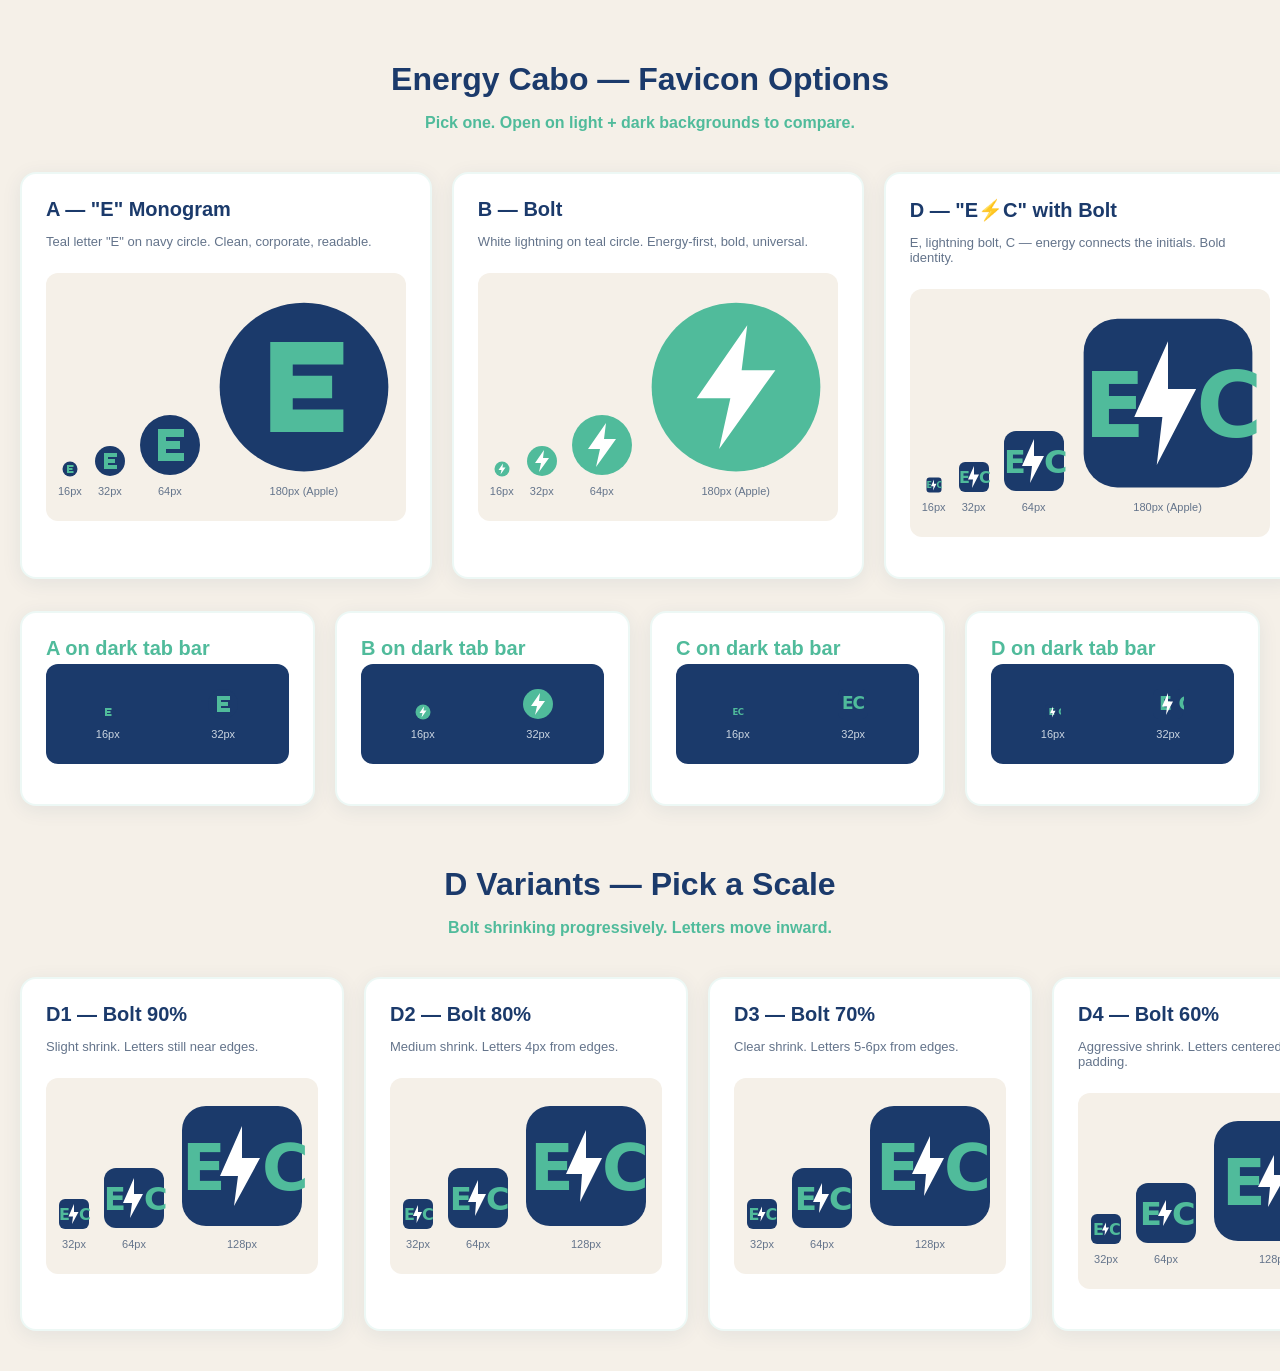
<file: favicon-preview.html>
<!DOCTYPE html>
<html lang="en">
<head>
  <meta charset="UTF-8" />
  <title>Energy Cabo — Favicon Preview</title>
  <style>
    body {
      font-family: -apple-system, 'Segoe UI', sans-serif;
      background: #F5F0E8;
      color: #1B3A6B;
      padding: 40px 20px;
      margin: 0;
    }
    h1 { text-align: center; margin-bottom: 8px; }
    .subtitle { text-align: center; color: #50BB9B; margin-bottom: 40px; font-weight: 600; }
    .grid {
      max-width: 1400px;
      margin: 0 auto;
      display: grid;
      grid-template-columns: repeat(4, 1fr);
      gap: 20px;
    }
    .card {
      background: white;
      border-radius: 16px;
      padding: 24px;
      box-shadow: 0 4px 20px rgba(27, 58, 107, 0.08);
      border: 2px solid rgba(80, 187, 155, 0.1);
    }
    .card h2 { margin: 0 0 4px; font-size: 20px; }
    .card .desc { color: #64748b; font-size: 13px; margin-bottom: 24px; }
    .sizes {
      display: flex;
      align-items: flex-end;
      justify-content: space-around;
      gap: 12px;
      padding: 24px 12px;
      background: #F5F0E8;
      border-radius: 12px;
      margin-bottom: 16px;
    }
    .size-wrap { text-align: center; }
    .size-wrap .label { font-size: 11px; color: #64748b; margin-top: 8px; }
    .size-wrap svg { display: block; margin: 0 auto; }
    .dark-bg .sizes { background: #1B3A6B; }
    .dark-bg .label { color: #cbd5e1 !important; }
  </style>
</head>
<body>
  <h1>Energy Cabo — Favicon Options</h1>
  <p class="subtitle">Pick one. Open on light + dark backgrounds to compare.</p>

  <div class="grid">

    <!-- OPTION A — "E" on navy circle -->
    <div class="card">
      <h2>A — "E" Monogram</h2>
      <p class="desc">Teal letter "E" on navy circle. Clean, corporate, readable.</p>
      <div class="sizes">
        <div class="size-wrap">
          <svg width="16" height="16" viewBox="0 0 64 64" xmlns="http://www.w3.org/2000/svg">
            <circle cx="32" cy="32" r="30" fill="#1B3A6B"/>
            <path d="M20 16 H46 V24 H28 V28 H42 V36 H28 V40 H46 V48 H20 Z" fill="#50BB9B"/>
          </svg>
          <div class="label">16px</div>
        </div>
        <div class="size-wrap">
          <svg width="32" height="32" viewBox="0 0 64 64" xmlns="http://www.w3.org/2000/svg">
            <circle cx="32" cy="32" r="30" fill="#1B3A6B"/>
            <path d="M20 16 H46 V24 H28 V28 H42 V36 H28 V40 H46 V48 H20 Z" fill="#50BB9B"/>
          </svg>
          <div class="label">32px</div>
        </div>
        <div class="size-wrap">
          <svg width="64" height="64" viewBox="0 0 64 64" xmlns="http://www.w3.org/2000/svg">
            <circle cx="32" cy="32" r="30" fill="#1B3A6B"/>
            <path d="M20 16 H46 V24 H28 V28 H42 V36 H28 V40 H46 V48 H20 Z" fill="#50BB9B"/>
          </svg>
          <div class="label">64px</div>
        </div>
        <div class="size-wrap">
          <svg width="180" height="180" viewBox="0 0 64 64" xmlns="http://www.w3.org/2000/svg">
            <circle cx="32" cy="32" r="30" fill="#1B3A6B"/>
            <path d="M20 16 H46 V24 H28 V28 H42 V36 H28 V40 H46 V48 H20 Z" fill="#50BB9B"/>
          </svg>
          <div class="label">180px (Apple)</div>
        </div>
      </div>
    </div>

    <!-- OPTION B — Bolt on teal circle -->
    <div class="card">
      <h2>B — Bolt</h2>
      <p class="desc">White lightning on teal circle. Energy-first, bold, universal.</p>
      <div class="sizes">
        <div class="size-wrap">
          <svg width="16" height="16" viewBox="0 0 64 64" xmlns="http://www.w3.org/2000/svg">
            <circle cx="32" cy="32" r="30" fill="#50BB9B"/>
            <path d="M36 10 L18 36 L30 36 L26 54 L46 26 L34 26 Z" fill="#FFFFFF"/>
          </svg>
          <div class="label">16px</div>
        </div>
        <div class="size-wrap">
          <svg width="32" height="32" viewBox="0 0 64 64" xmlns="http://www.w3.org/2000/svg">
            <circle cx="32" cy="32" r="30" fill="#50BB9B"/>
            <path d="M36 10 L18 36 L30 36 L26 54 L46 26 L34 26 Z" fill="#FFFFFF"/>
          </svg>
          <div class="label">32px</div>
        </div>
        <div class="size-wrap">
          <svg width="64" height="64" viewBox="0 0 64 64" xmlns="http://www.w3.org/2000/svg">
            <circle cx="32" cy="32" r="30" fill="#50BB9B"/>
            <path d="M36 10 L18 36 L30 36 L26 54 L46 26 L34 26 Z" fill="#FFFFFF"/>
          </svg>
          <div class="label">64px</div>
        </div>
        <div class="size-wrap">
          <svg width="180" height="180" viewBox="0 0 64 64" xmlns="http://www.w3.org/2000/svg">
            <circle cx="32" cy="32" r="30" fill="#50BB9B"/>
            <path d="M36 10 L18 36 L30 36 L26 54 L46 26 L34 26 Z" fill="#FFFFFF"/>
          </svg>
          <div class="label">180px (Apple)</div>
        </div>
      </div>
    </div>

    <!-- OPTION D — E⚡C with bolt between letters -->
    <div class="card">
      <h2>D — "E⚡C" with Bolt</h2>
      <p class="desc">E, lightning bolt, C — energy connects the initials. Bold identity.</p>
      <div class="sizes">
        <div class="size-wrap">
          <svg width="16" height="16" viewBox="0 0 64 64" xmlns="http://www.w3.org/2000/svg">
            <rect x="2" y="2" width="60" height="60" rx="12" fill="#1B3A6B"/>
            <text x="2" y="44" font-family="system-ui, -apple-system, sans-serif" font-size="32" font-weight="900" fill="#50BB9B">E</text>
            <path d="M32 10 L20 37 L30 37 L28 54 L42 27 L32 27 Z" fill="#FFFFFF"/>
            <text x="42" y="44" font-family="system-ui, -apple-system, sans-serif" font-size="32" font-weight="900" fill="#50BB9B">C</text>
          </svg>
          <div class="label">16px</div>
        </div>
        <div class="size-wrap">
          <svg width="32" height="32" viewBox="0 0 64 64" xmlns="http://www.w3.org/2000/svg">
            <rect x="2" y="2" width="60" height="60" rx="12" fill="#1B3A6B"/>
            <text x="2" y="44" font-family="system-ui, -apple-system, sans-serif" font-size="32" font-weight="900" fill="#50BB9B">E</text>
            <path d="M32 10 L20 37 L30 37 L28 54 L42 27 L32 27 Z" fill="#FFFFFF"/>
            <text x="42" y="44" font-family="system-ui, -apple-system, sans-serif" font-size="32" font-weight="900" fill="#50BB9B">C</text>
          </svg>
          <div class="label">32px</div>
        </div>
        <div class="size-wrap">
          <svg width="64" height="64" viewBox="0 0 64 64" xmlns="http://www.w3.org/2000/svg">
            <rect x="2" y="2" width="60" height="60" rx="12" fill="#1B3A6B"/>
            <text x="2" y="44" font-family="system-ui, -apple-system, sans-serif" font-size="32" font-weight="900" fill="#50BB9B">E</text>
            <path d="M32 10 L20 37 L30 37 L28 54 L42 27 L32 27 Z" fill="#FFFFFF"/>
            <text x="42" y="44" font-family="system-ui, -apple-system, sans-serif" font-size="32" font-weight="900" fill="#50BB9B">C</text>
          </svg>
          <div class="label">64px</div>
        </div>
        <div class="size-wrap">
          <svg width="180" height="180" viewBox="0 0 64 64" xmlns="http://www.w3.org/2000/svg">
            <rect x="2" y="2" width="60" height="60" rx="12" fill="#1B3A6B"/>
            <text x="2" y="44" font-family="system-ui, -apple-system, sans-serif" font-size="32" font-weight="900" fill="#50BB9B">E</text>
            <path d="M32 10 L20 37 L30 37 L28 54 L42 27 L32 27 Z" fill="#FFFFFF"/>
            <text x="42" y="44" font-family="system-ui, -apple-system, sans-serif" font-size="32" font-weight="900" fill="#50BB9B">C</text>
          </svg>
          <div class="label">180px (Apple)</div>
        </div>
      </div>
    </div>

    <!-- OPTION C — EC monogram -->
    <div class="card">
      <h2>C — "EC" Monogram</h2>
      <p class="desc">Stacked "EC" letters. Unique identity, double initials.</p>
      <div class="sizes">
        <div class="size-wrap">
          <svg width="16" height="16" viewBox="0 0 64 64" xmlns="http://www.w3.org/2000/svg">
            <rect x="2" y="2" width="60" height="60" rx="12" fill="#1B3A6B"/>
            <text x="32" y="42" text-anchor="middle" font-family="system-ui, -apple-system, sans-serif" font-size="34" font-weight="900" fill="#50BB9B" letter-spacing="-2">EC</text>
          </svg>
          <div class="label">16px</div>
        </div>
        <div class="size-wrap">
          <svg width="32" height="32" viewBox="0 0 64 64" xmlns="http://www.w3.org/2000/svg">
            <rect x="2" y="2" width="60" height="60" rx="12" fill="#1B3A6B"/>
            <text x="32" y="42" text-anchor="middle" font-family="system-ui, -apple-system, sans-serif" font-size="34" font-weight="900" fill="#50BB9B" letter-spacing="-2">EC</text>
          </svg>
          <div class="label">32px</div>
        </div>
        <div class="size-wrap">
          <svg width="64" height="64" viewBox="0 0 64 64" xmlns="http://www.w3.org/2000/svg">
            <rect x="2" y="2" width="60" height="60" rx="12" fill="#1B3A6B"/>
            <text x="32" y="42" text-anchor="middle" font-family="system-ui, -apple-system, sans-serif" font-size="34" font-weight="900" fill="#50BB9B" letter-spacing="-2">EC</text>
          </svg>
          <div class="label">64px</div>
        </div>
        <div class="size-wrap">
          <svg width="180" height="180" viewBox="0 0 64 64" xmlns="http://www.w3.org/2000/svg">
            <rect x="2" y="2" width="60" height="60" rx="12" fill="#1B3A6B"/>
            <text x="32" y="42" text-anchor="middle" font-family="system-ui, -apple-system, sans-serif" font-size="34" font-weight="900" fill="#50BB9B" letter-spacing="-2">EC</text>
          </svg>
          <div class="label">180px (Apple)</div>
        </div>
      </div>
    </div>

  </div>

  <div class="grid" style="margin-top: 32px;">
    <!-- Same 3 options but on navy bg to simulate dark browser tabs -->
    <div class="card dark-bg">
      <h2 style="color: #50BB9B;">A on dark tab bar</h2>
      <div class="sizes">
        <div class="size-wrap">
          <svg width="16" height="16" viewBox="0 0 64 64"><circle cx="32" cy="32" r="30" fill="#1B3A6B"/><path d="M20 16 H46 V24 H28 V28 H42 V36 H28 V40 H46 V48 H20 Z" fill="#50BB9B"/></svg>
          <div class="label">16px</div>
        </div>
        <div class="size-wrap">
          <svg width="32" height="32" viewBox="0 0 64 64"><circle cx="32" cy="32" r="30" fill="#1B3A6B"/><path d="M20 16 H46 V24 H28 V28 H42 V36 H28 V40 H46 V48 H20 Z" fill="#50BB9B"/></svg>
          <div class="label">32px</div>
        </div>
      </div>
    </div>
    <div class="card dark-bg">
      <h2 style="color: #50BB9B;">B on dark tab bar</h2>
      <div class="sizes">
        <div class="size-wrap">
          <svg width="16" height="16" viewBox="0 0 64 64"><circle cx="32" cy="32" r="30" fill="#50BB9B"/><path d="M36 10 L18 36 L30 36 L26 54 L46 26 L34 26 Z" fill="#FFFFFF"/></svg>
          <div class="label">16px</div>
        </div>
        <div class="size-wrap">
          <svg width="32" height="32" viewBox="0 0 64 64"><circle cx="32" cy="32" r="30" fill="#50BB9B"/><path d="M36 10 L18 36 L30 36 L26 54 L46 26 L34 26 Z" fill="#FFFFFF"/></svg>
          <div class="label">32px</div>
        </div>
      </div>
    </div>
    <div class="card dark-bg">
      <h2 style="color: #50BB9B;">C on dark tab bar</h2>
      <div class="sizes">
        <div class="size-wrap">
          <svg width="16" height="16" viewBox="0 0 64 64"><rect x="2" y="2" width="60" height="60" rx="12" fill="#1B3A6B"/><text x="32" y="42" text-anchor="middle" font-family="system-ui" font-size="34" font-weight="900" fill="#50BB9B" letter-spacing="-2">EC</text></svg>
          <div class="label">16px</div>
        </div>
        <div class="size-wrap">
          <svg width="32" height="32" viewBox="0 0 64 64"><rect x="2" y="2" width="60" height="60" rx="12" fill="#1B3A6B"/><text x="32" y="42" text-anchor="middle" font-family="system-ui" font-size="34" font-weight="900" fill="#50BB9B" letter-spacing="-2">EC</text></svg>
          <div class="label">32px</div>
        </div>
      </div>
    </div>
    <div class="card dark-bg">
      <h2 style="color: #50BB9B;">D on dark tab bar</h2>
      <div class="sizes">
        <div class="size-wrap">
          <svg width="16" height="16" viewBox="0 0 64 64"><rect x="2" y="2" width="60" height="60" rx="12" fill="#1B3A6B"/><text x="14" y="44" font-family="system-ui" font-size="38" font-weight="900" fill="#50BB9B">E</text><path d="M32 10 L20 37 L30 37 L28 54 L42 27 L32 27 Z" fill="#FFFFFF"/><text x="53" y="44" font-family="system-ui" font-size="38" font-weight="900" fill="#50BB9B">C</text></svg>
          <div class="label">16px</div>
        </div>
        <div class="size-wrap">
          <svg width="32" height="32" viewBox="0 0 64 64"><rect x="2" y="2" width="60" height="60" rx="12" fill="#1B3A6B"/><text x="14" y="44" font-family="system-ui" font-size="38" font-weight="900" fill="#50BB9B">E</text><path d="M32 10 L20 37 L30 37 L28 54 L42 27 L32 27 Z" fill="#FFFFFF"/><text x="53" y="44" font-family="system-ui" font-size="38" font-weight="900" fill="#50BB9B">C</text></svg>
          <div class="label">32px</div>
        </div>
      </div>
    </div>
  </div>

  <h1 style="margin-top: 60px;">D Variants — Pick a Scale</h1>
  <p class="subtitle">Bolt shrinking progressively. Letters move inward.</p>

  <div class="grid">

    <div class="card">
      <h2>D1 — Bolt 90%</h2>
      <p class="desc">Slight shrink. Letters still near edges.</p>
      <div class="sizes">
        <div class="size-wrap">
          <svg width="32" height="32" viewBox="0 0 64 64">
            <rect x="2" y="2" width="60" height="60" rx="12" fill="#1B3A6B"/>
            <text x="2" y="44" font-family="system-ui" font-size="32" font-weight="900" fill="#50BB9B">E</text>
            <path d="M32 12 L21 37 L30 37 L28 52 L41 28 L32 28 Z" fill="#FFFFFF"/>
            <text x="42" y="44" font-family="system-ui" font-size="32" font-weight="900" fill="#50BB9B">C</text>
          </svg>
          <div class="label">32px</div>
        </div>
        <div class="size-wrap">
          <svg width="64" height="64" viewBox="0 0 64 64">
            <rect x="2" y="2" width="60" height="60" rx="12" fill="#1B3A6B"/>
            <text x="2" y="44" font-family="system-ui" font-size="32" font-weight="900" fill="#50BB9B">E</text>
            <path d="M32 12 L21 37 L30 37 L28 52 L41 28 L32 28 Z" fill="#FFFFFF"/>
            <text x="42" y="44" font-family="system-ui" font-size="32" font-weight="900" fill="#50BB9B">C</text>
          </svg>
          <div class="label">64px</div>
        </div>
        <div class="size-wrap">
          <svg width="128" height="128" viewBox="0 0 64 64">
            <rect x="2" y="2" width="60" height="60" rx="12" fill="#1B3A6B"/>
            <text x="2" y="44" font-family="system-ui" font-size="32" font-weight="900" fill="#50BB9B">E</text>
            <path d="M32 12 L21 37 L30 37 L28 52 L41 28 L32 28 Z" fill="#FFFFFF"/>
            <text x="42" y="44" font-family="system-ui" font-size="32" font-weight="900" fill="#50BB9B">C</text>
          </svg>
          <div class="label">128px</div>
        </div>
      </div>
    </div>

    <div class="card">
      <h2>D2 — Bolt 80%</h2>
      <p class="desc">Medium shrink. Letters 4px from edges.</p>
      <div class="sizes">
        <div class="size-wrap">
          <svg width="32" height="32" viewBox="0 0 64 64">
            <rect x="2" y="2" width="60" height="60" rx="12" fill="#1B3A6B"/>
            <text x="4" y="44" font-family="system-ui" font-size="32" font-weight="900" fill="#50BB9B">E</text>
            <path d="M32 14 L22 36 L30 36 L29 50 L40 28 L32 28 Z" fill="#FFFFFF"/>
            <text x="40" y="44" font-family="system-ui" font-size="32" font-weight="900" fill="#50BB9B">C</text>
          </svg>
          <div class="label">32px</div>
        </div>
        <div class="size-wrap">
          <svg width="64" height="64" viewBox="0 0 64 64">
            <rect x="2" y="2" width="60" height="60" rx="12" fill="#1B3A6B"/>
            <text x="4" y="44" font-family="system-ui" font-size="32" font-weight="900" fill="#50BB9B">E</text>
            <path d="M32 14 L22 36 L30 36 L29 50 L40 28 L32 28 Z" fill="#FFFFFF"/>
            <text x="40" y="44" font-family="system-ui" font-size="32" font-weight="900" fill="#50BB9B">C</text>
          </svg>
          <div class="label">64px</div>
        </div>
        <div class="size-wrap">
          <svg width="128" height="128" viewBox="0 0 64 64">
            <rect x="2" y="2" width="60" height="60" rx="12" fill="#1B3A6B"/>
            <text x="4" y="44" font-family="system-ui" font-size="32" font-weight="900" fill="#50BB9B">E</text>
            <path d="M32 14 L22 36 L30 36 L29 50 L40 28 L32 28 Z" fill="#FFFFFF"/>
            <text x="40" y="44" font-family="system-ui" font-size="32" font-weight="900" fill="#50BB9B">C</text>
          </svg>
          <div class="label">128px</div>
        </div>
      </div>
    </div>

    <div class="card">
      <h2>D3 — Bolt 70%</h2>
      <p class="desc">Clear shrink. Letters 5-6px from edges.</p>
      <div class="sizes">
        <div class="size-wrap">
          <svg width="32" height="32" viewBox="0 0 64 64">
            <rect x="2" y="2" width="60" height="60" rx="12" fill="#1B3A6B"/>
            <text x="5" y="44" font-family="system-ui" font-size="32" font-weight="900" fill="#50BB9B">E</text>
            <path d="M32 17 L23 36 L30 36 L29 47 L39 28 L32 28 Z" fill="#FFFFFF"/>
            <text x="39" y="44" font-family="system-ui" font-size="32" font-weight="900" fill="#50BB9B">C</text>
          </svg>
          <div class="label">32px</div>
        </div>
        <div class="size-wrap">
          <svg width="64" height="64" viewBox="0 0 64 64">
            <rect x="2" y="2" width="60" height="60" rx="12" fill="#1B3A6B"/>
            <text x="5" y="44" font-family="system-ui" font-size="32" font-weight="900" fill="#50BB9B">E</text>
            <path d="M32 17 L23 36 L30 36 L29 47 L39 28 L32 28 Z" fill="#FFFFFF"/>
            <text x="39" y="44" font-family="system-ui" font-size="32" font-weight="900" fill="#50BB9B">C</text>
          </svg>
          <div class="label">64px</div>
        </div>
        <div class="size-wrap">
          <svg width="128" height="128" viewBox="0 0 64 64">
            <rect x="2" y="2" width="60" height="60" rx="12" fill="#1B3A6B"/>
            <text x="5" y="44" font-family="system-ui" font-size="32" font-weight="900" fill="#50BB9B">E</text>
            <path d="M32 17 L23 36 L30 36 L29 47 L39 28 L32 28 Z" fill="#FFFFFF"/>
            <text x="39" y="44" font-family="system-ui" font-size="32" font-weight="900" fill="#50BB9B">C</text>
          </svg>
          <div class="label">128px</div>
        </div>
      </div>
    </div>

    <div class="card">
      <h2>D4 — Bolt 60%</h2>
      <p class="desc">Aggressive shrink. Letters centered, max padding.</p>
      <div class="sizes">
        <div class="size-wrap">
          <svg width="32" height="32" viewBox="0 0 64 64">
            <rect x="2" y="2" width="60" height="60" rx="12" fill="#1B3A6B"/>
            <text x="6" y="44" font-family="system-ui" font-size="32" font-weight="900" fill="#50BB9B">E</text>
            <path d="M32 19 L24 35 L30 35 L29 45 L38 29 L32 29 Z" fill="#FFFFFF"/>
            <text x="38" y="44" font-family="system-ui" font-size="32" font-weight="900" fill="#50BB9B">C</text>
          </svg>
          <div class="label">32px</div>
        </div>
        <div class="size-wrap">
          <svg width="64" height="64" viewBox="0 0 64 64">
            <rect x="2" y="2" width="60" height="60" rx="12" fill="#1B3A6B"/>
            <text x="6" y="44" font-family="system-ui" font-size="32" font-weight="900" fill="#50BB9B">E</text>
            <path d="M32 19 L24 35 L30 35 L29 45 L38 29 L32 29 Z" fill="#FFFFFF"/>
            <text x="38" y="44" font-family="system-ui" font-size="32" font-weight="900" fill="#50BB9B">C</text>
          </svg>
          <div class="label">64px</div>
        </div>
        <div class="size-wrap">
          <svg width="128" height="128" viewBox="0 0 64 64">
            <rect x="2" y="2" width="60" height="60" rx="12" fill="#1B3A6B"/>
            <text x="6" y="44" font-family="system-ui" font-size="32" font-weight="900" fill="#50BB9B">E</text>
            <path d="M32 19 L24 35 L30 35 L29 45 L38 29 L32 29 Z" fill="#FFFFFF"/>
            <text x="38" y="44" font-family="system-ui" font-size="32" font-weight="900" fill="#50BB9B">C</text>
          </svg>
          <div class="label">128px</div>
        </div>
      </div>
    </div>

  </div>

</body>
</html>
</file>
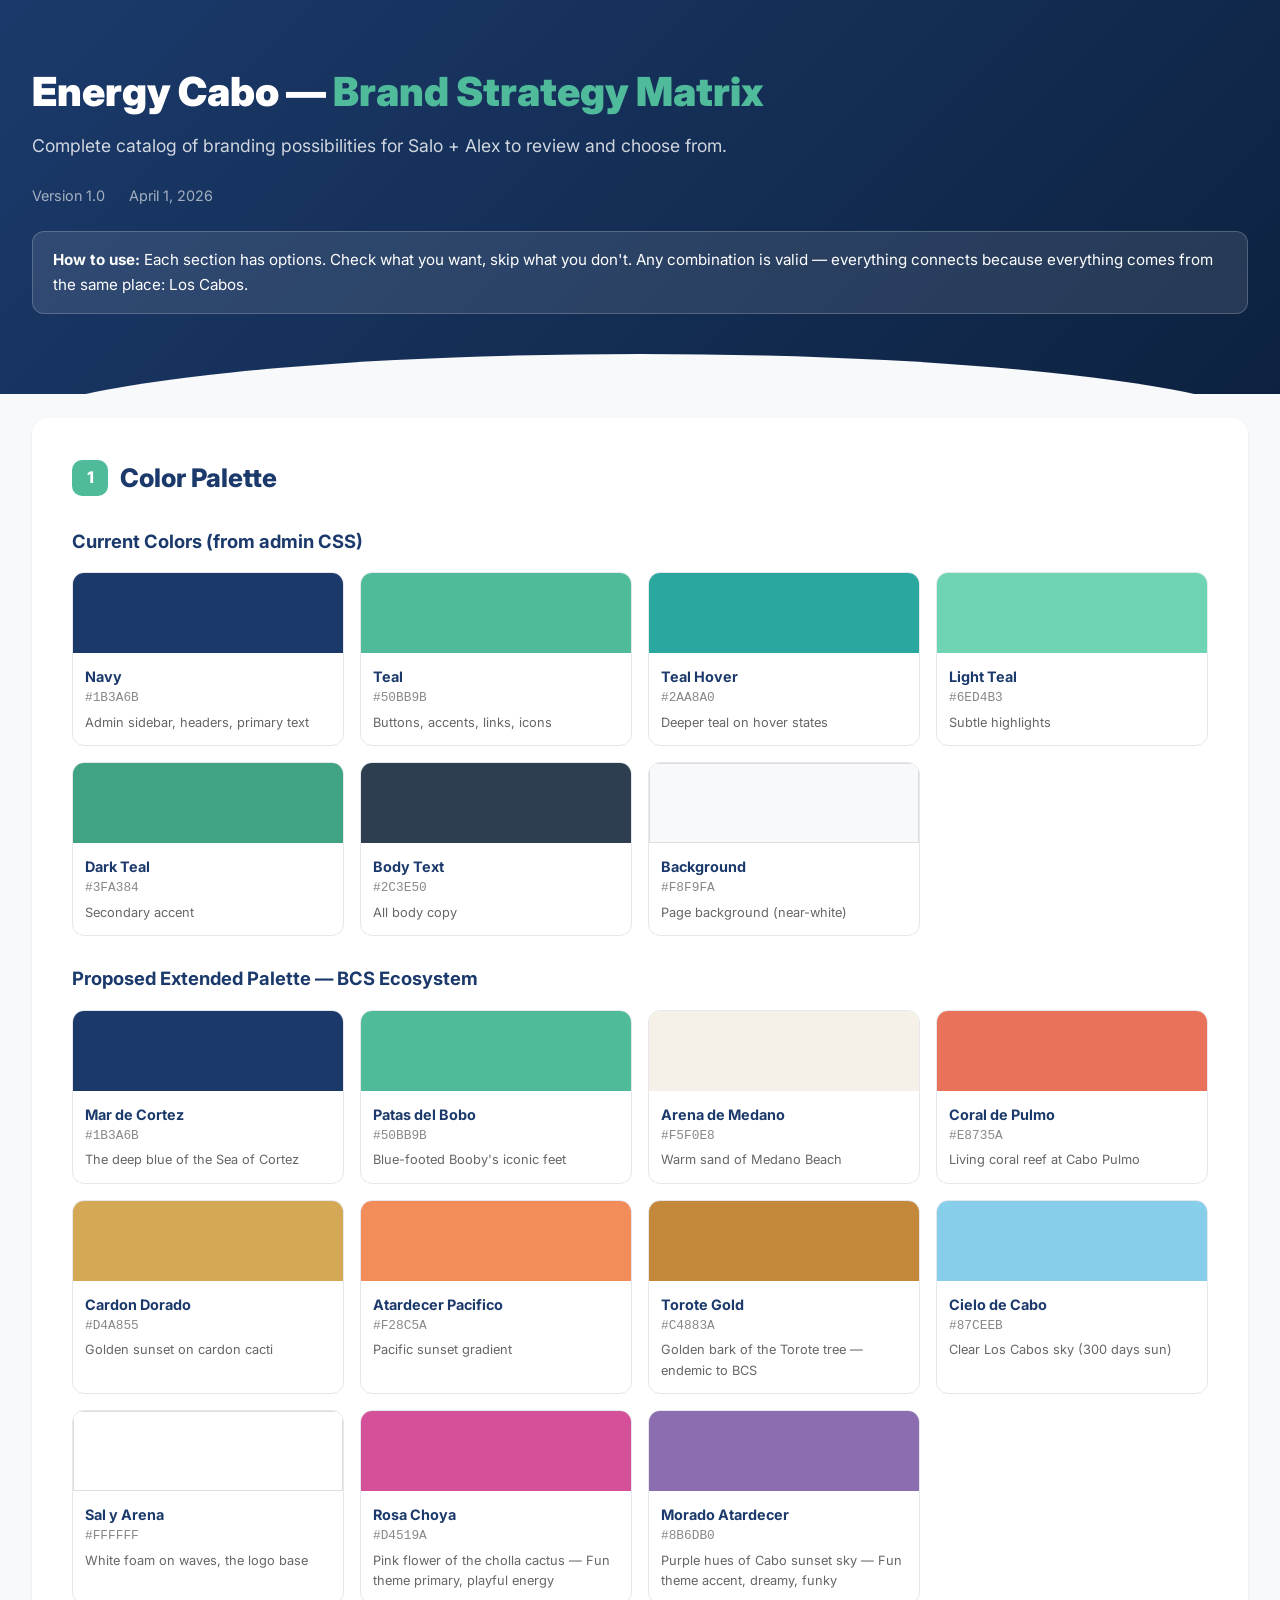
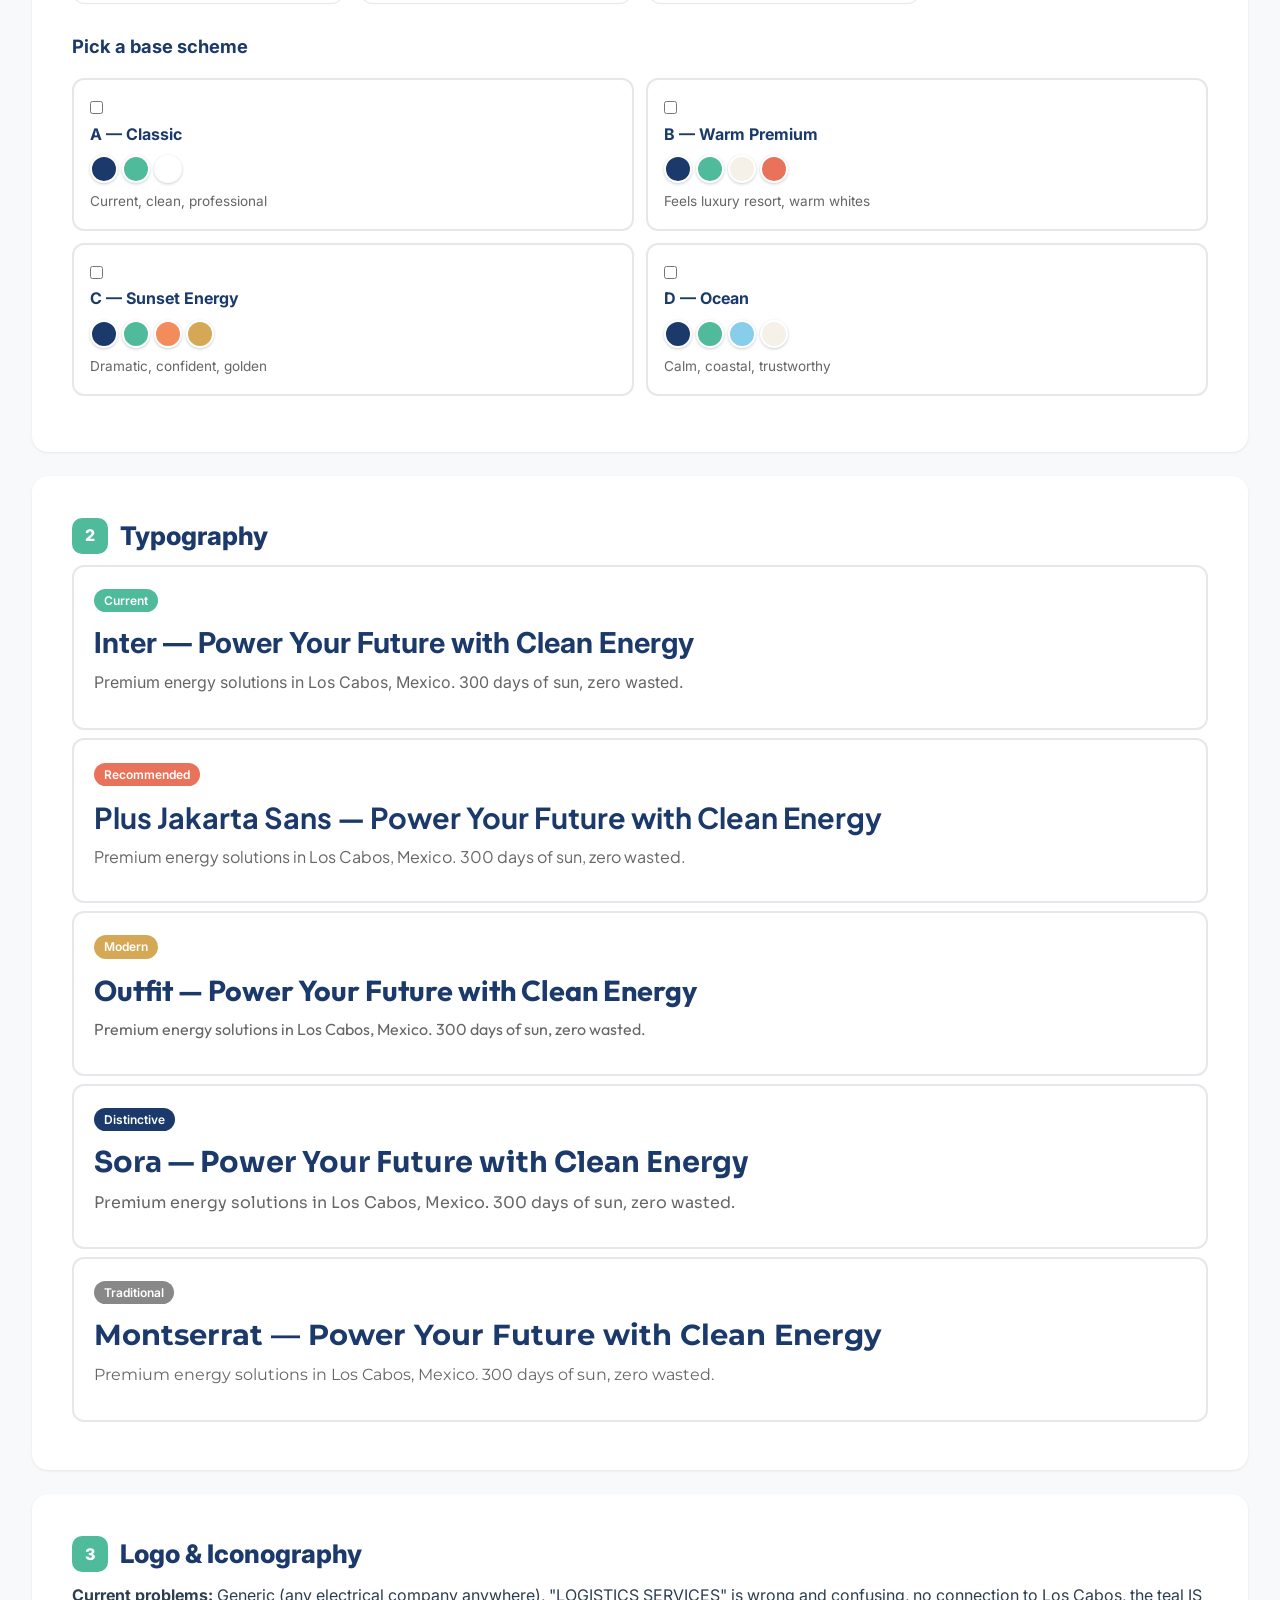
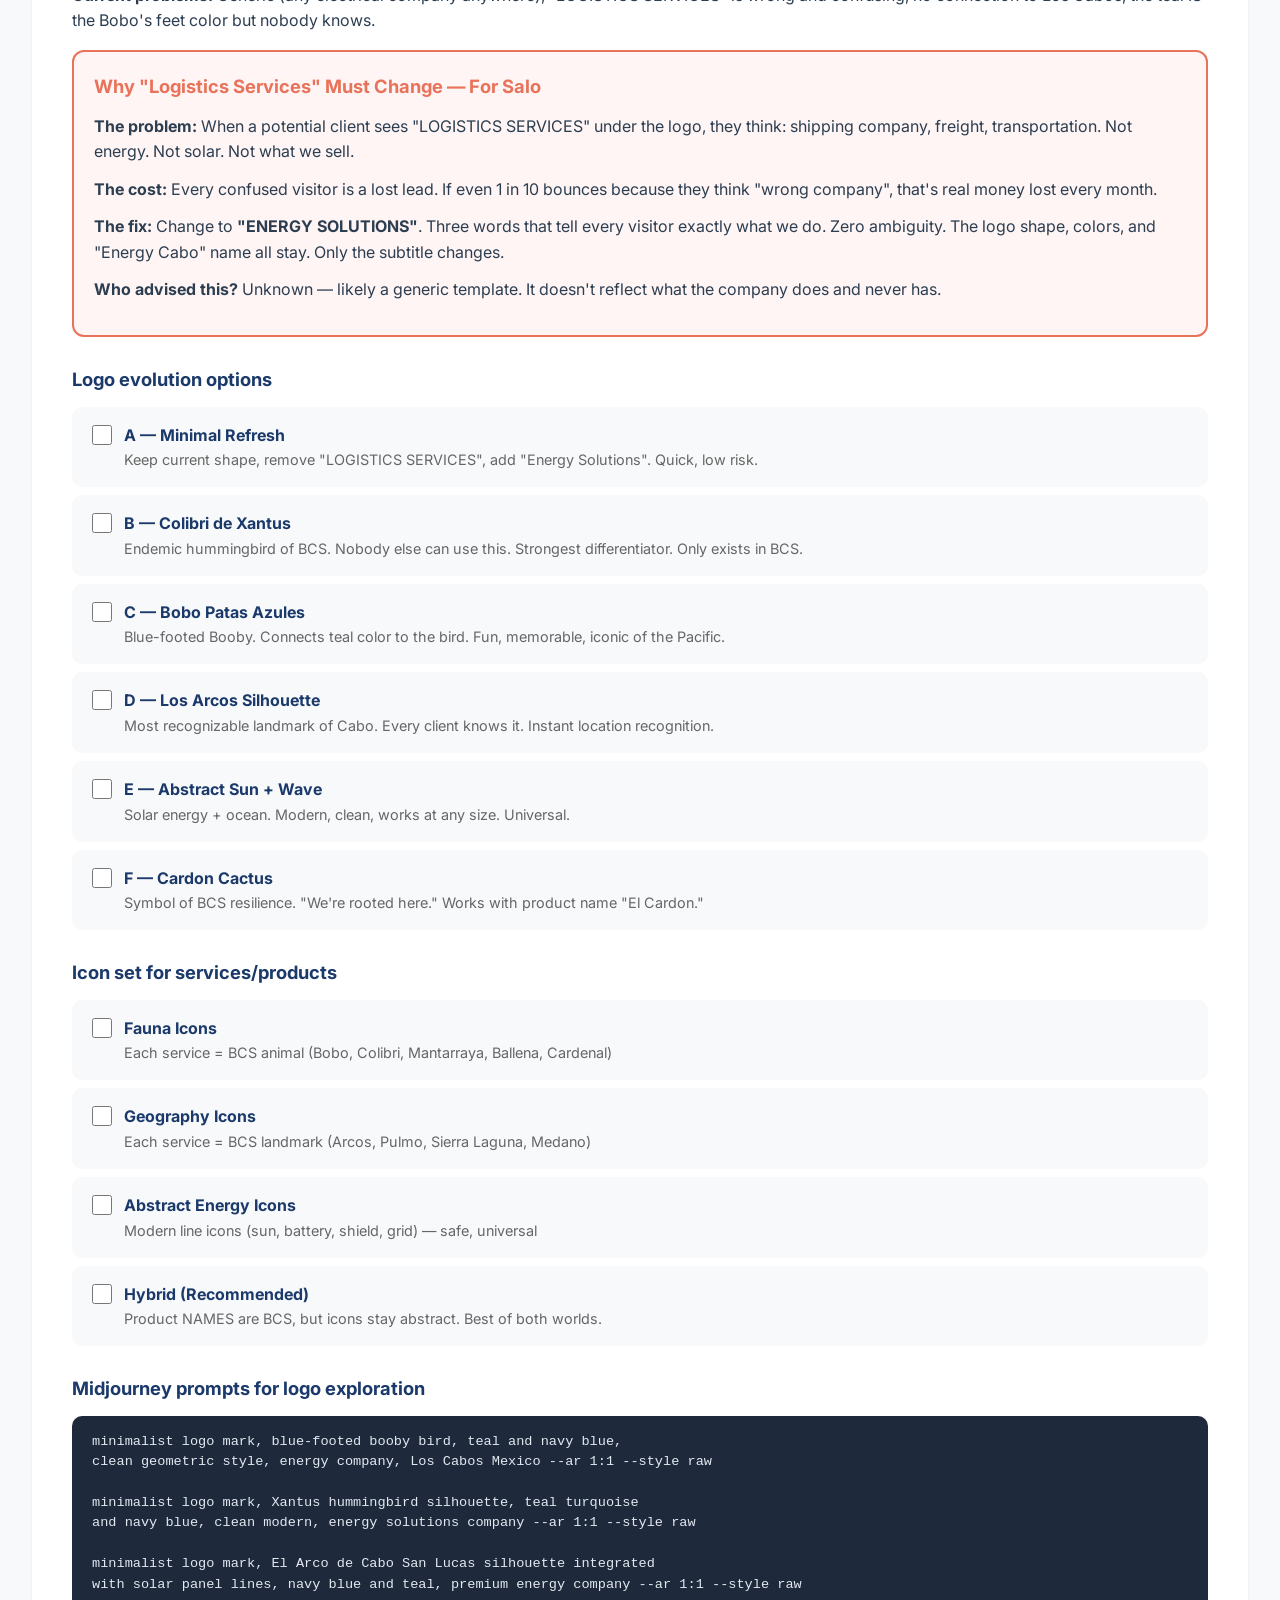
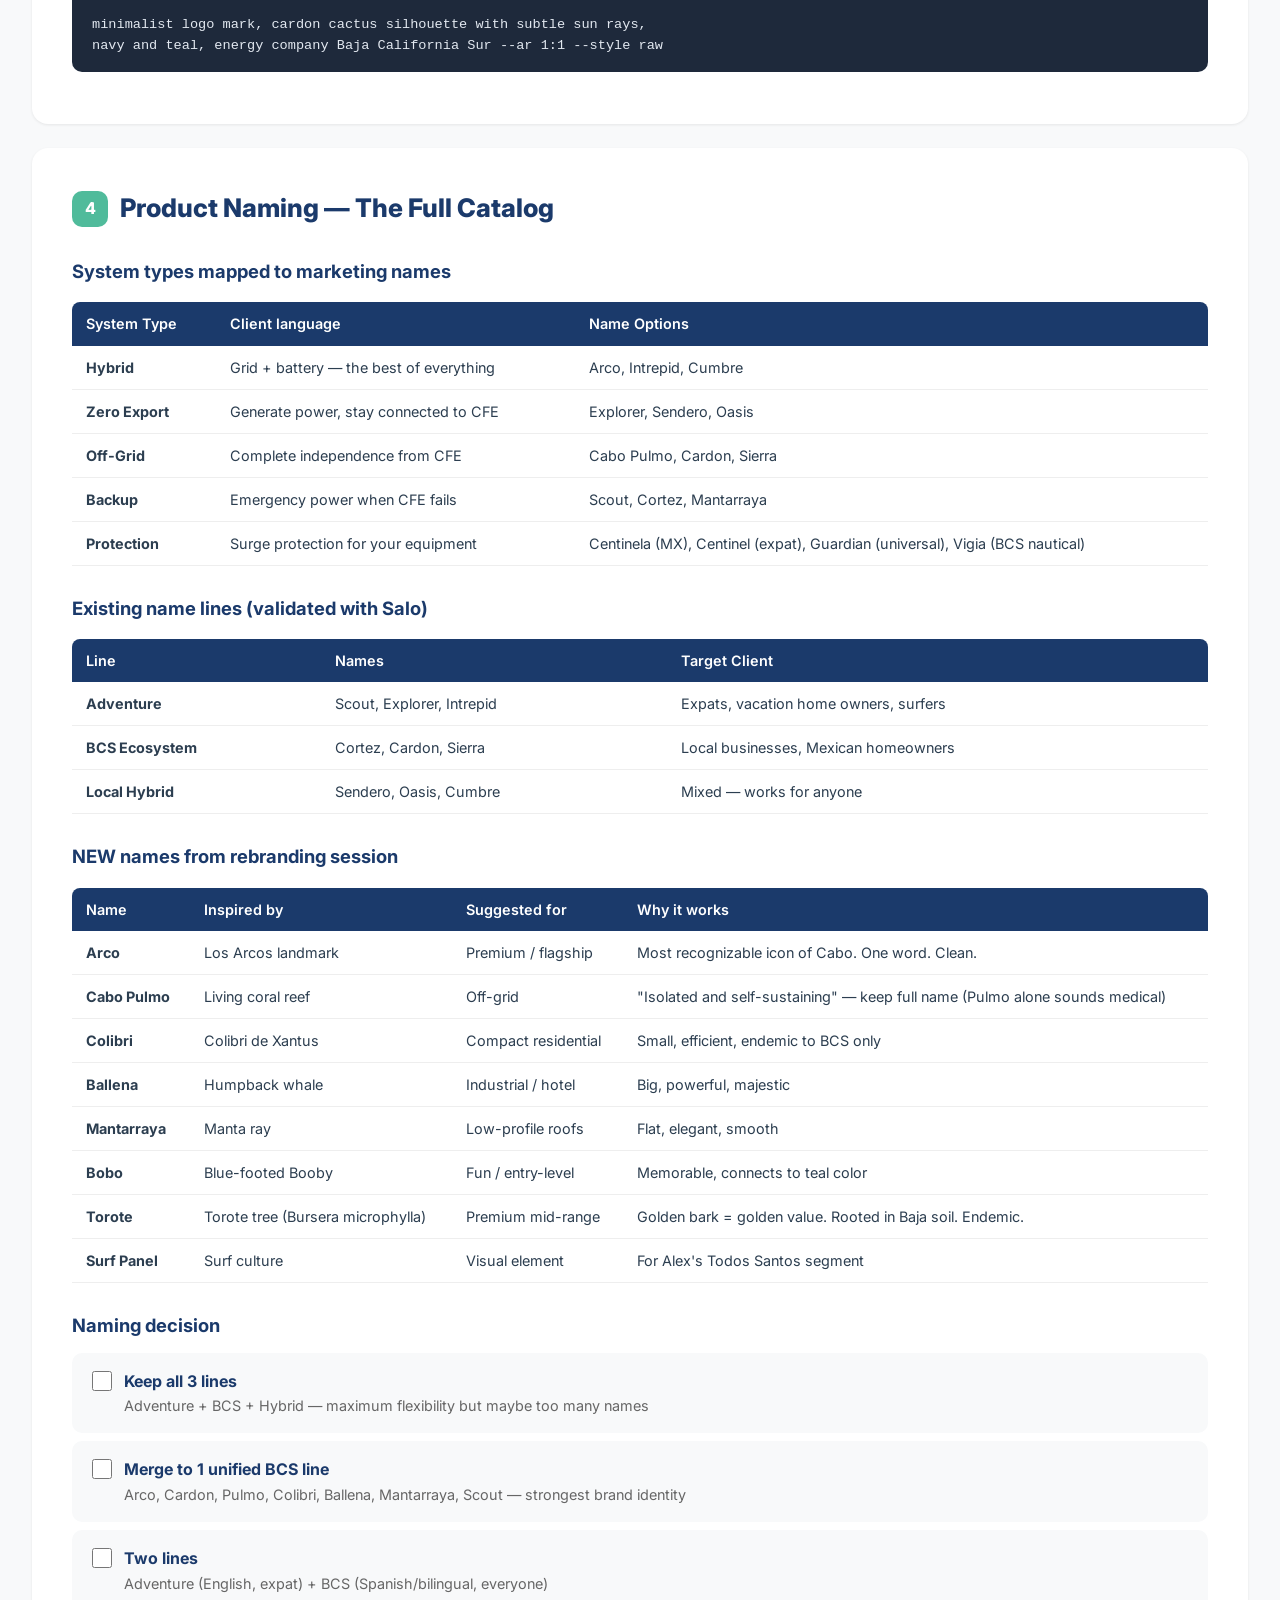
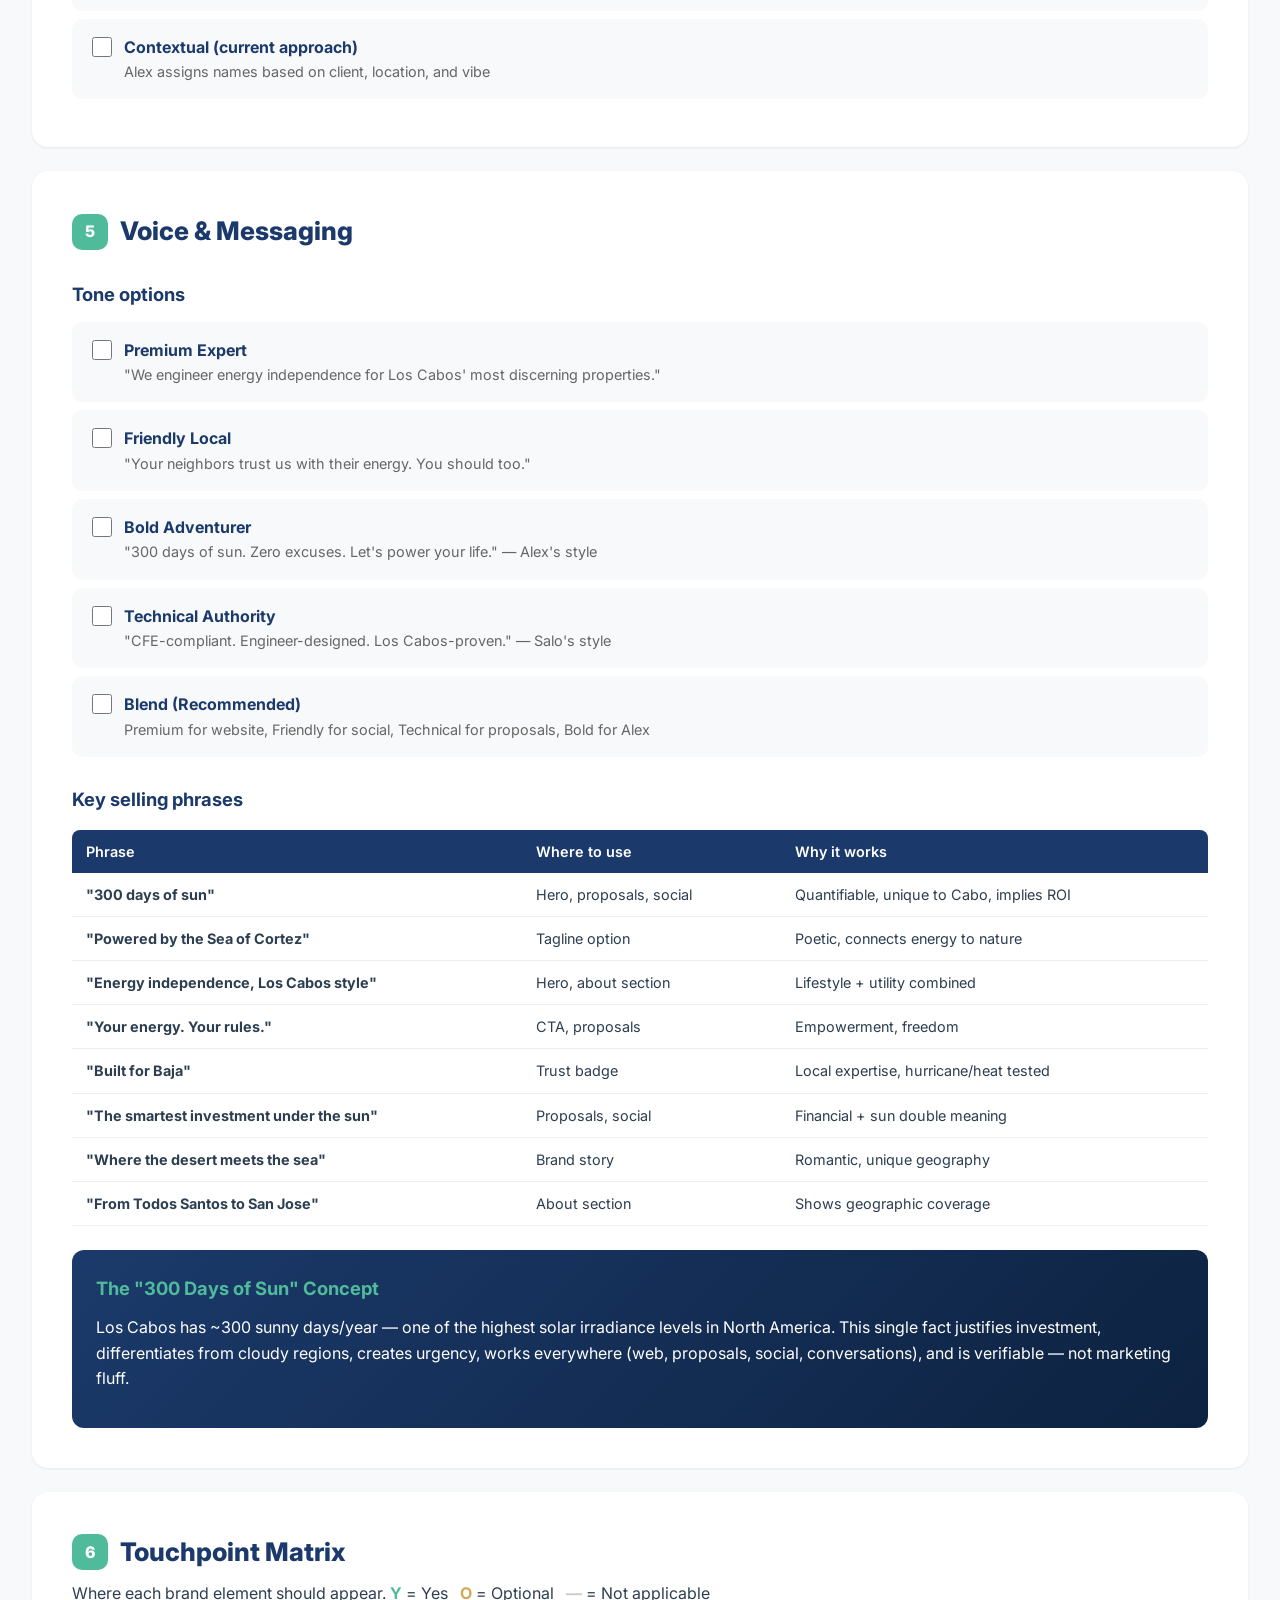
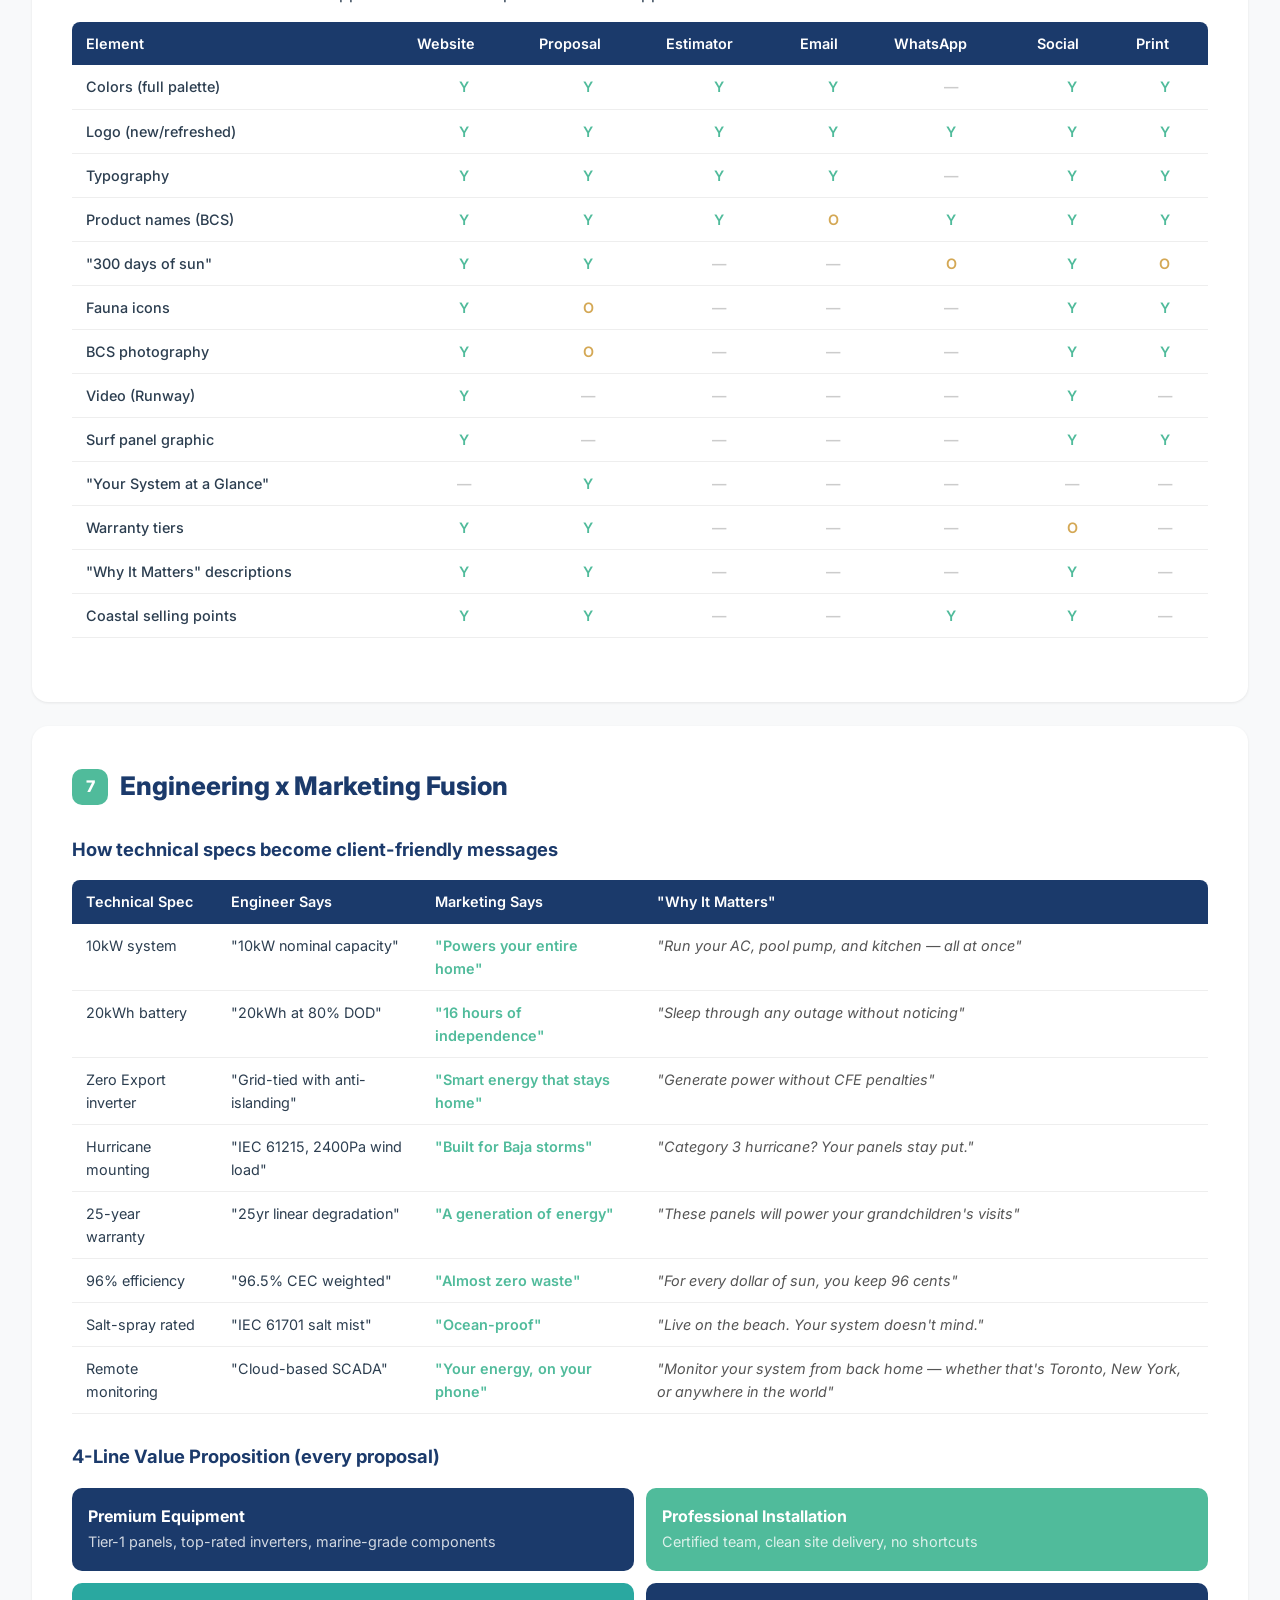
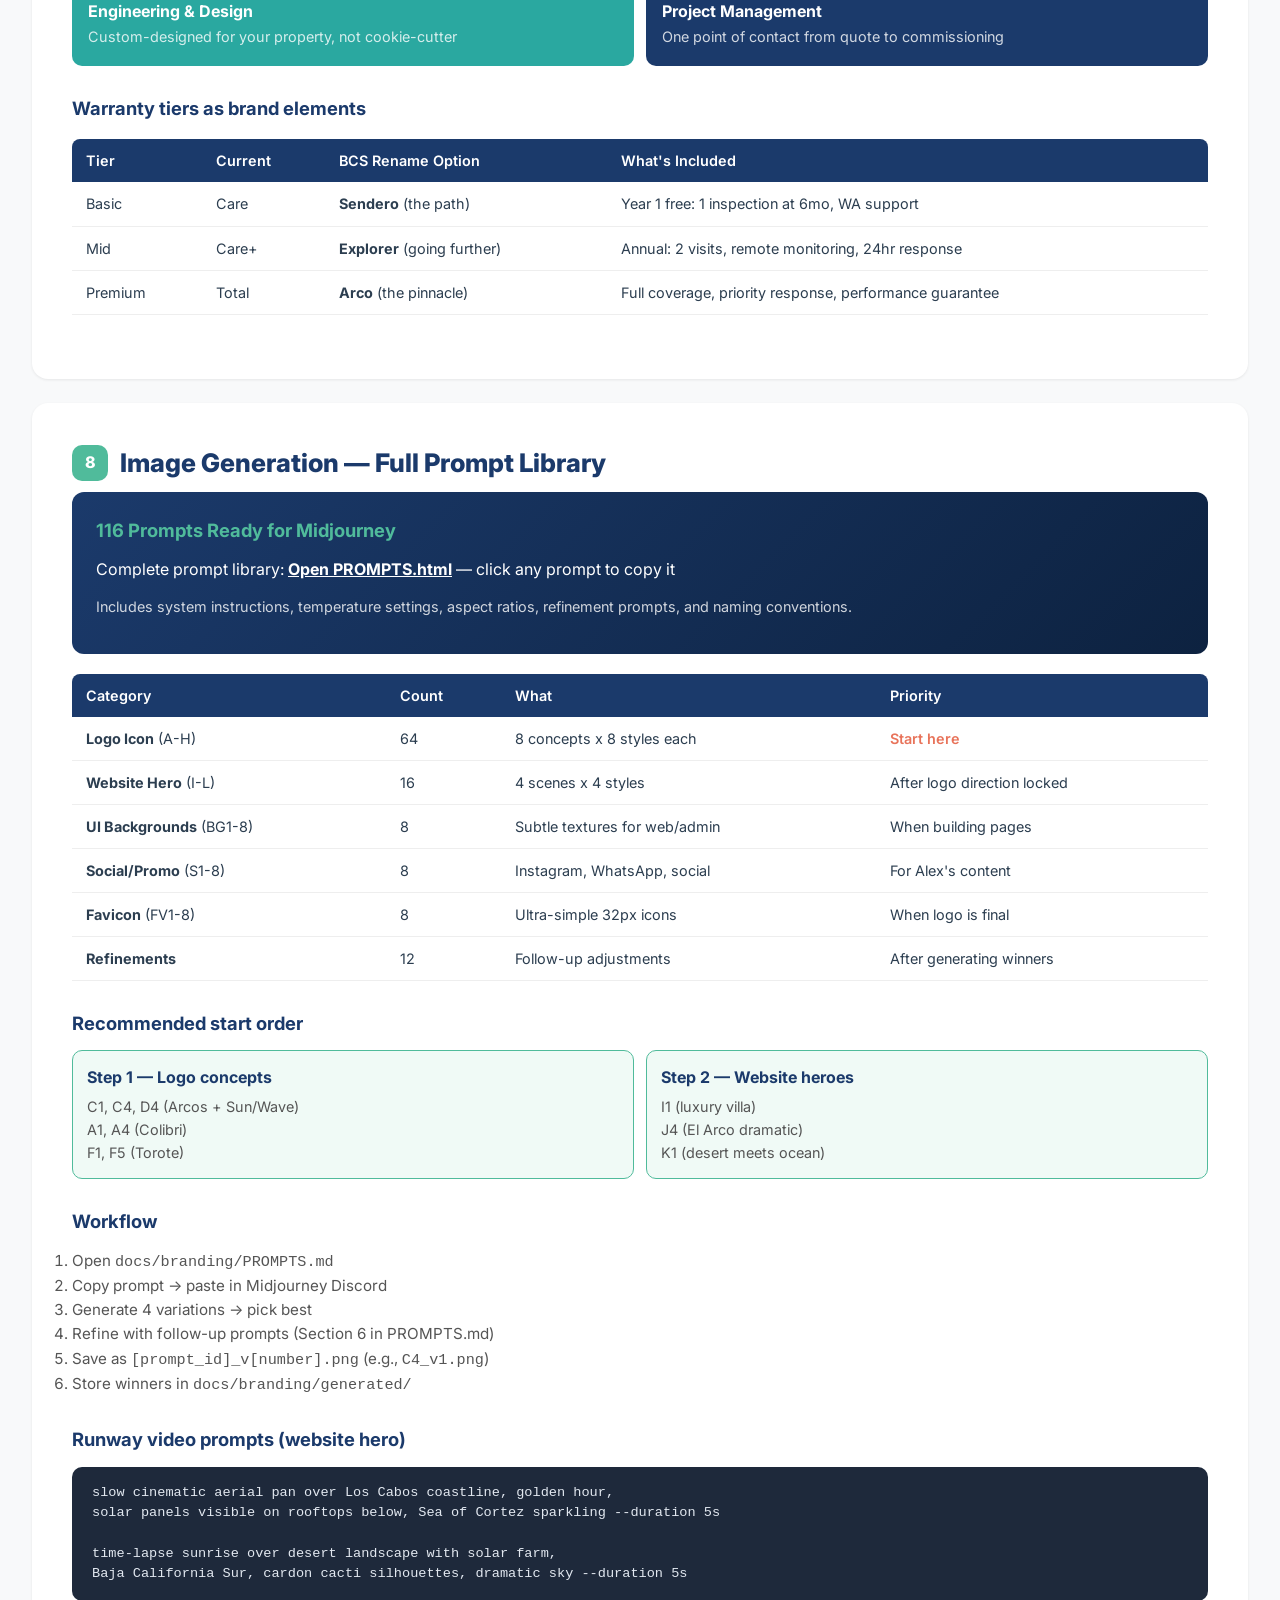
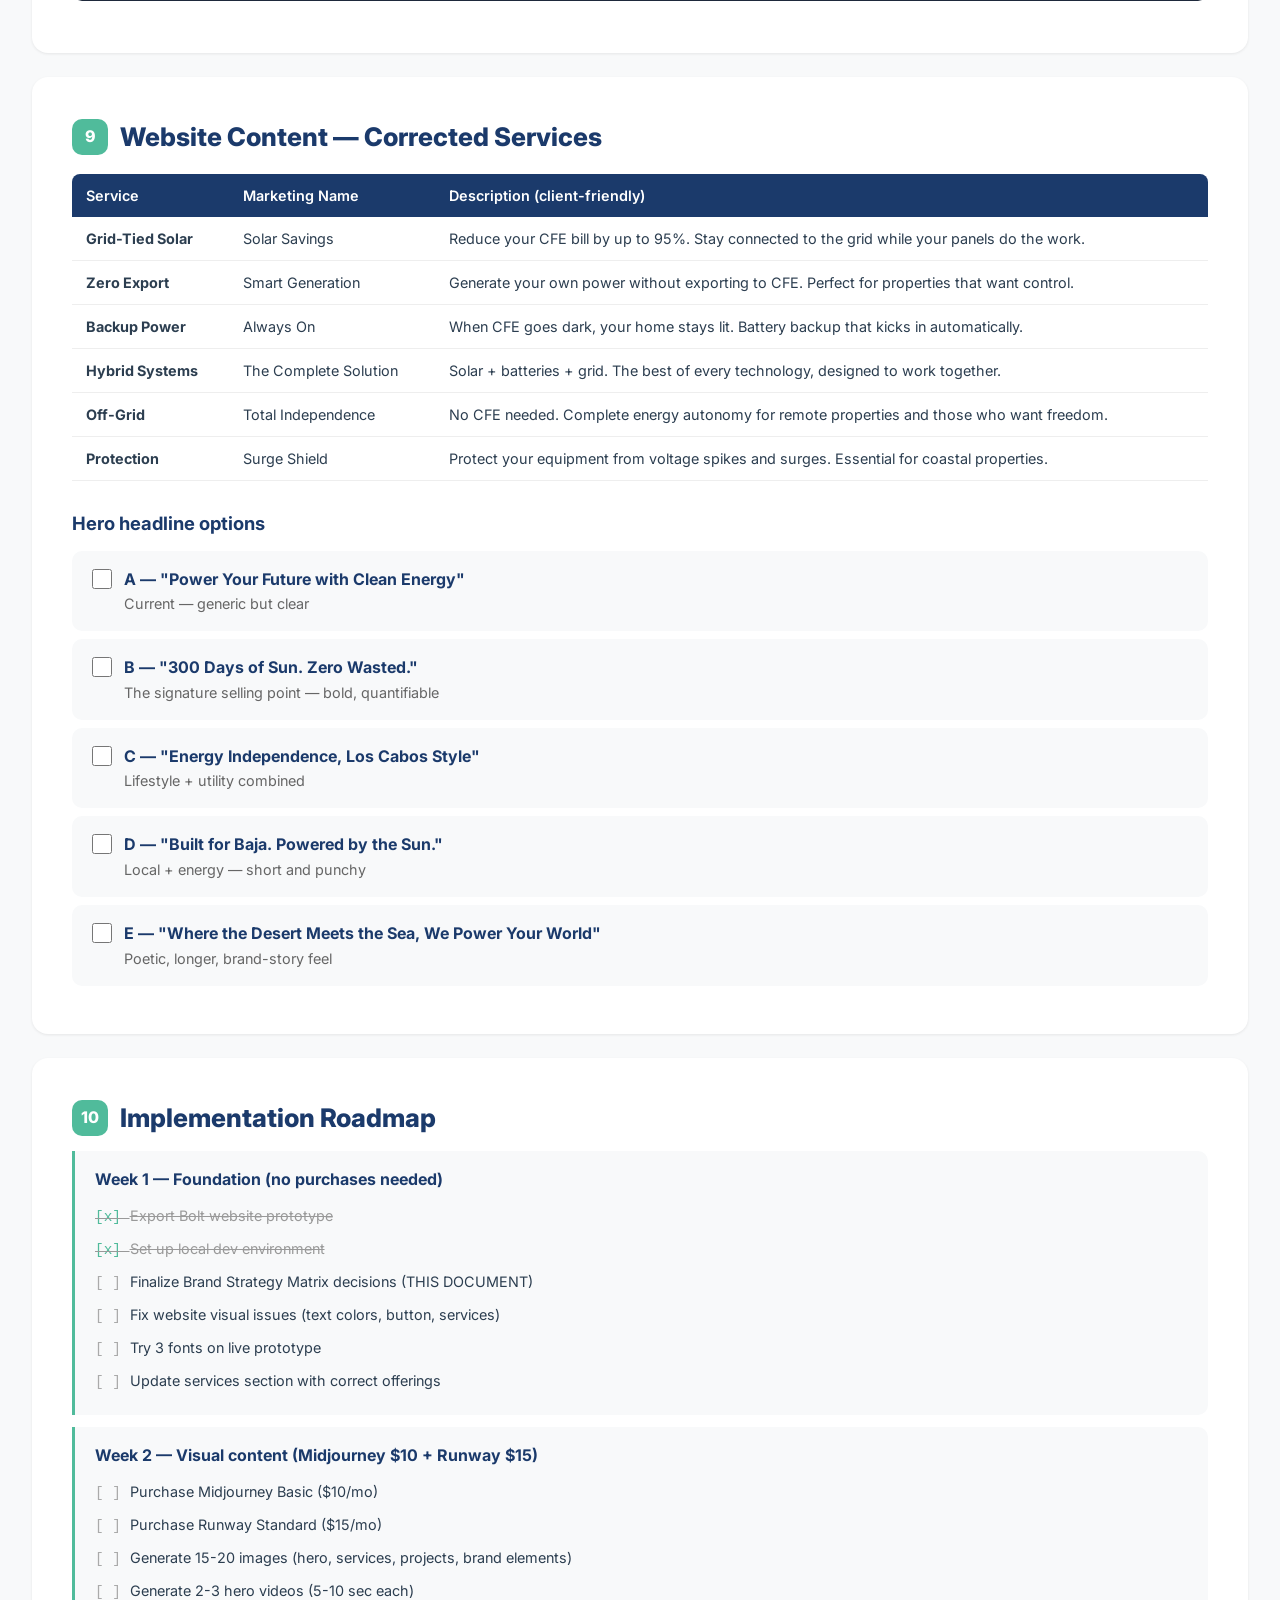
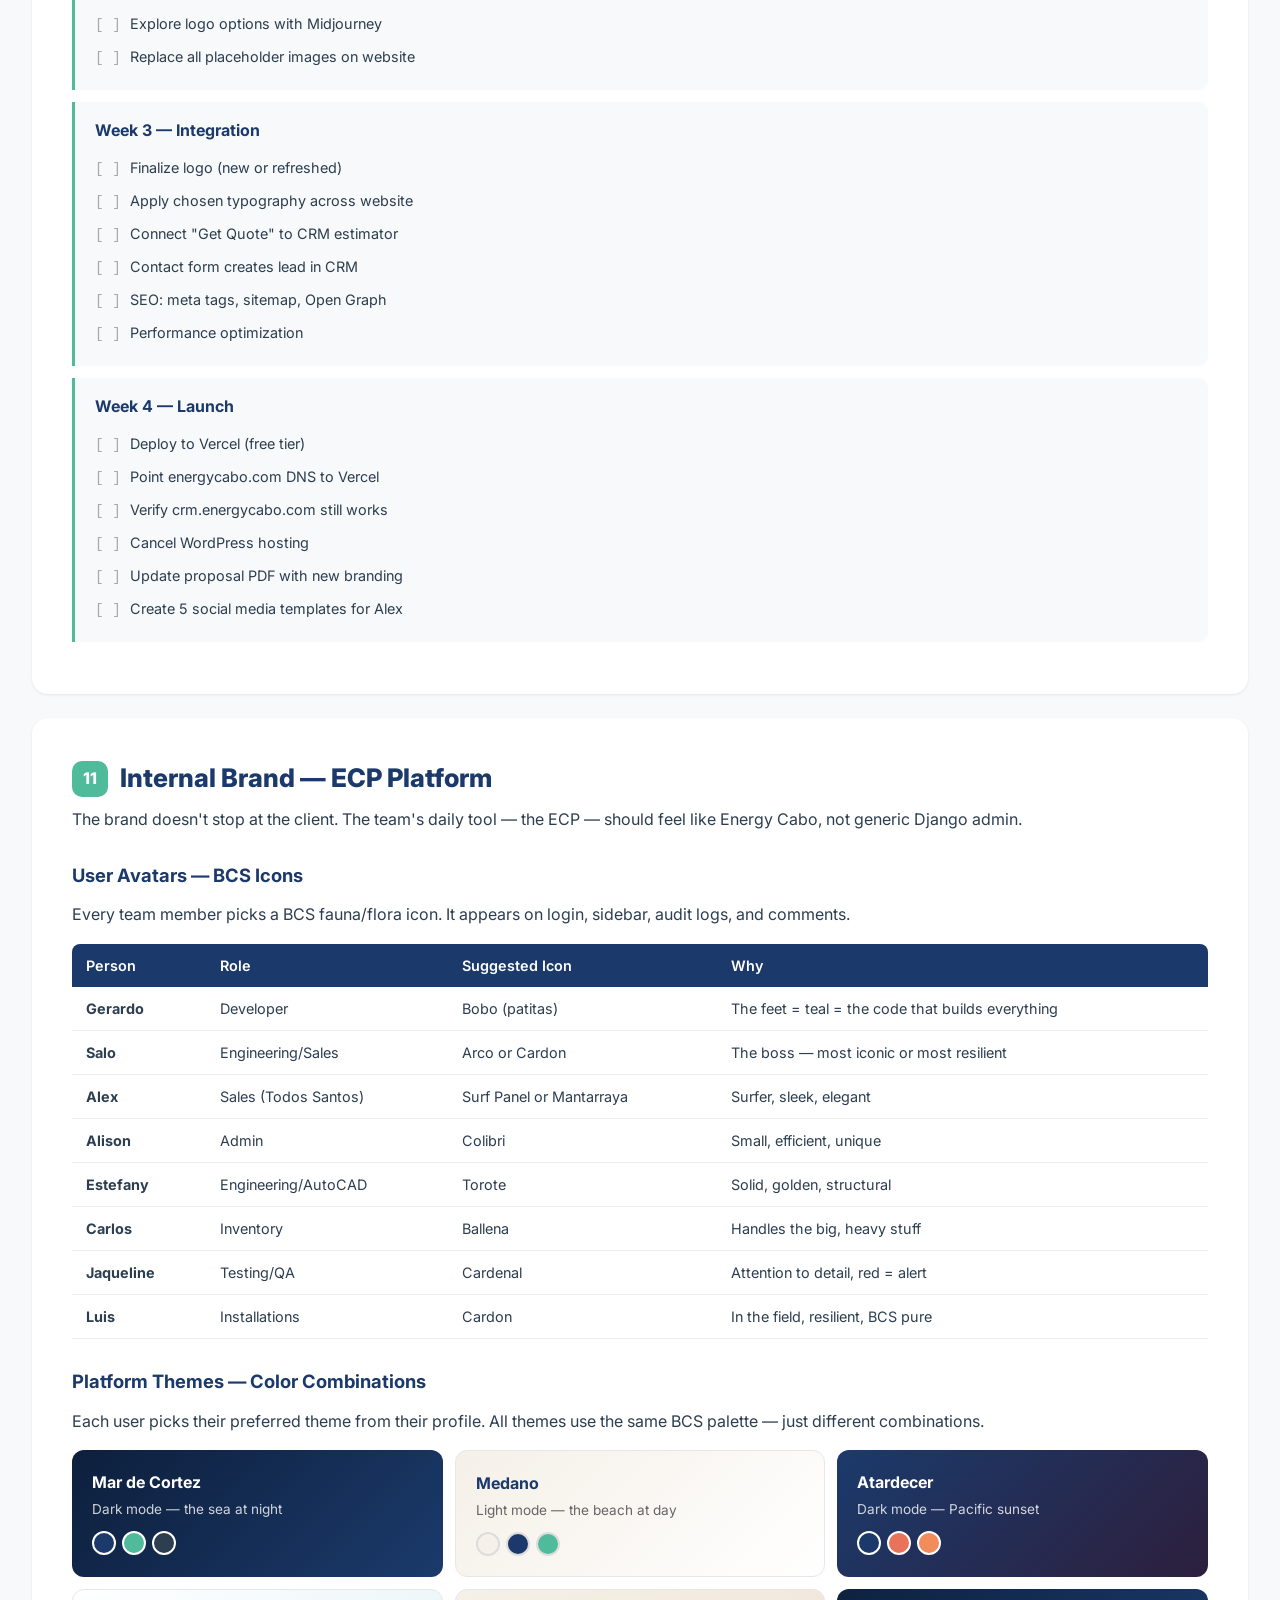
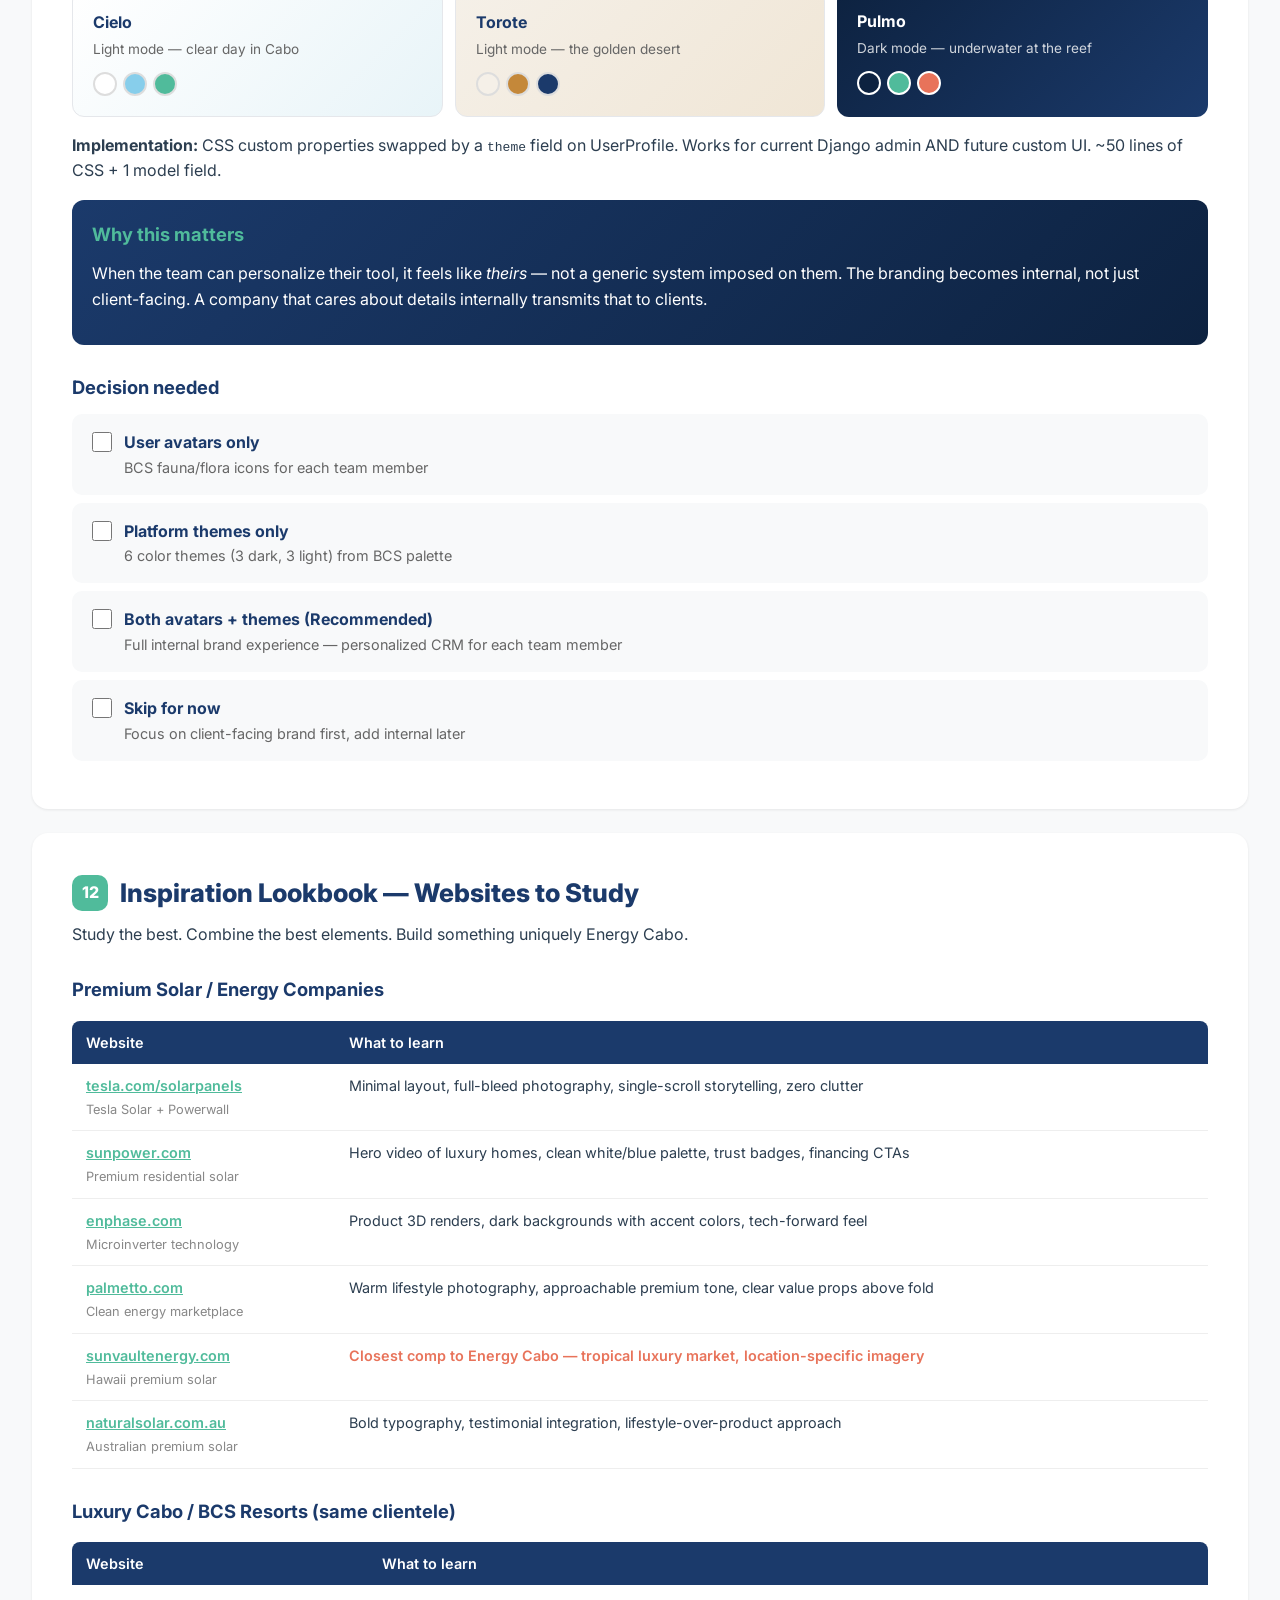
<file: assets/brand/docs/BRAND_STRATEGY_MATRIX.html>
<!DOCTYPE html>
<html lang="en">
<head>
<meta charset="UTF-8">
<meta name="viewport" content="width=device-width, initial-scale=1.0">
<title>Energy Cabo — Brand Strategy Matrix</title>
<link href="https://fonts.googleapis.com/css2?family=Inter:wght@400;500;600;700;800;900&family=Plus+Jakarta+Sans:wght@400;500;600;700;800&family=Outfit:wght@400;500;600;700;800&family=Sora:wght@400;500;600;700;800&family=Montserrat:wght@400;500;600;700;800;900&display=swap" rel="stylesheet">
<style>
  :root {
    --navy: #1B3A6B;
    --teal: #50BB9B;
    --teal-hover: #2AA8A0;
    --teal-light: #6ED4B3;
    --body-text: #2C3E50;
    --bg: #F8F9FA;
    --arena: #F5F0E8;
    --coral: #E8735A;
    --gold: #D4A855;
    --sunset: #F28C5A;
    --sky: #87CEEB;
  }

  * { margin: 0; padding: 0; box-sizing: border-box; }

  body {
    font-family: 'Inter', sans-serif;
    color: var(--body-text);
    background: var(--bg);
    line-height: 1.6;
  }

  .container { max-width: 1400px; margin: 0 auto; padding: 0 32px; }

  /* HEADER */
  header {
    background: linear-gradient(135deg, var(--navy) 0%, #0d2240 100%);
    color: white;
    padding: 60px 0 80px;
    position: relative;
    overflow: hidden;
  }
  header::after {
    content: '';
    position: absolute;
    bottom: -40px;
    left: 0;
    right: 0;
    height: 80px;
    background: var(--bg);
    border-radius: 50% 50% 0 0 / 100% 100% 0 0;
  }
  header h1 { font-size: 2.5rem; font-weight: 900; margin-bottom: 8px; }
  header h1 span { color: var(--teal); }
  header .subtitle { font-size: 1.1rem; opacity: 0.8; margin-bottom: 24px; }
  header .meta { display: flex; gap: 24px; font-size: 0.9rem; opacity: 0.6; }
  .how-to-use {
    background: rgba(255,255,255,0.1);
    border: 1px solid rgba(255,255,255,0.2);
    border-radius: 12px;
    padding: 16px 20px;
    margin-top: 24px;
    font-size: 0.95rem;
  }

  /* SECTIONS */
  section {
    background: white;
    border-radius: 16px;
    padding: 40px;
    margin: 24px 0;
    box-shadow: 0 1px 3px rgba(0,0,0,0.08);
  }
  section h2 {
    font-size: 1.6rem;
    font-weight: 800;
    color: var(--navy);
    margin-bottom: 8px;
    display: flex;
    align-items: center;
    gap: 12px;
  }
  section h2 .num {
    background: var(--teal);
    color: white;
    width: 36px;
    height: 36px;
    border-radius: 10px;
    display: flex;
    align-items: center;
    justify-content: center;
    font-size: 1rem;
    flex-shrink: 0;
  }
  section h3 {
    font-size: 1.15rem;
    font-weight: 700;
    color: var(--navy);
    margin: 28px 0 12px;
  }
  section p { margin-bottom: 12px; }

  /* TABLES */
  table {
    width: 100%;
    border-collapse: collapse;
    margin: 16px 0 24px;
    font-size: 0.9rem;
  }
  th {
    background: var(--navy);
    color: white;
    padding: 10px 14px;
    text-align: left;
    font-weight: 600;
  }
  th:first-child { border-radius: 8px 0 0 0; }
  th:last-child { border-radius: 0 8px 0 0; }
  td {
    padding: 10px 14px;
    border-bottom: 1px solid #eee;
    vertical-align: top;
  }
  tr:hover td { background: #f8f9fa; }
  tr:last-child td:first-child { border-radius: 0 0 0 8px; }
  tr:last-child td:last-child { border-radius: 0 0 8px 0; }

  /* COLOR SWATCHES */
  .color-grid {
    display: grid;
    grid-template-columns: repeat(auto-fill, minmax(220px, 1fr));
    gap: 16px;
    margin: 16px 0 24px;
  }
  .swatch {
    border-radius: 12px;
    overflow: hidden;
    border: 1px solid #e5e7eb;
    transition: transform 0.2s;
  }
  .swatch:hover { transform: translateY(-2px); box-shadow: 0 4px 12px rgba(0,0,0,0.1); }
  .swatch-color { height: 80px; }
  .swatch-info { padding: 12px; }
  .swatch-name { font-weight: 700; font-size: 0.9rem; color: var(--navy); }
  .swatch-hex { font-family: monospace; font-size: 0.8rem; color: #888; }
  .swatch-desc { font-size: 0.8rem; color: #666; margin-top: 4px; }

  /* OPTIONS / CHECKBOXES */
  .option {
    display: flex;
    align-items: flex-start;
    gap: 12px;
    padding: 14px 18px;
    margin: 8px 0;
    background: #f8f9fa;
    border-radius: 10px;
    border: 2px solid transparent;
    transition: all 0.2s;
    cursor: pointer;
  }
  .option:hover { border-color: var(--teal); background: #f0faf6; }
  .option input[type="checkbox"] {
    width: 20px;
    height: 20px;
    margin-top: 2px;
    accent-color: var(--teal);
    flex-shrink: 0;
  }
  .option-label { font-weight: 700; color: var(--navy); }
  .option-desc { font-size: 0.9rem; color: #666; }

  /* COLOR SCHEME OPTIONS */
  .scheme-options { display: grid; grid-template-columns: 1fr 1fr; gap: 12px; margin: 16px 0; }
  .scheme {
    border: 2px solid #e5e7eb;
    border-radius: 12px;
    padding: 16px;
    cursor: pointer;
    transition: all 0.2s;
  }
  .scheme:hover { border-color: var(--teal); }
  .scheme-name { font-weight: 700; color: var(--navy); margin-bottom: 8px; }
  .scheme-colors { display: flex; gap: 4px; margin-bottom: 8px; }
  .scheme-dot { width: 28px; height: 28px; border-radius: 50%; border: 2px solid white; box-shadow: 0 1px 3px rgba(0,0,0,0.2); }
  .scheme-desc { font-size: 0.85rem; color: #666; }

  /* FONT PREVIEW */
  .font-preview {
    padding: 20px;
    margin: 8px 0;
    border: 2px solid #e5e7eb;
    border-radius: 12px;
    transition: all 0.2s;
    cursor: pointer;
  }
  .font-preview:hover { border-color: var(--teal); }
  .font-preview h4 { font-size: 1.8rem; margin-bottom: 4px; color: var(--navy); }
  .font-preview p { font-size: 1rem; color: #666; }
  .font-preview .tag { display: inline-block; background: var(--teal); color: white; padding: 2px 10px; border-radius: 20px; font-size: 0.75rem; font-weight: 600; margin-bottom: 8px; font-family: 'Inter', sans-serif; }

  /* CODE BLOCKS */
  pre {
    background: #1e293b;
    color: #e2e8f0;
    padding: 16px 20px;
    border-radius: 10px;
    overflow-x: auto;
    font-size: 0.85rem;
    line-height: 1.5;
    margin: 12px 0;
  }

  /* MATRIX TABLE */
  .matrix td { text-align: center; font-weight: 600; }
  .matrix .y { color: var(--teal); }
  .matrix .o { color: var(--gold); }
  .matrix .n { color: #ccc; }
  .matrix td:first-child { text-align: left; font-weight: 500; }

  /* FUSION TABLE */
  .fusion td:nth-child(3) { color: var(--teal); font-weight: 600; }
  .fusion td:nth-child(4) { font-style: italic; color: #555; }

  /* ROADMAP */
  .week {
    border-left: 3px solid var(--teal);
    padding: 16px 20px;
    margin: 12px 0;
    background: #f8f9fa;
    border-radius: 0 10px 10px 0;
  }
  .week h4 { color: var(--navy); font-weight: 700; margin-bottom: 8px; }
  .week ul { list-style: none; padding: 0; }
  .week li { padding: 4px 0; font-size: 0.9rem; }
  .week li::before { content: '[ ] '; font-family: monospace; color: #aaa; }
  .week li.done::before { content: '[x] '; color: var(--teal); }
  .week li.done { color: #999; text-decoration: line-through; }

  /* DECISIONS TRACKER */
  .decisions-table th { background: var(--coral); }
  .decisions-table td:last-child {
    background: #fff9f0;
    border: 2px dashed #ddd;
    min-width: 120px;
    text-align: center;
    color: #ccc;
    font-style: italic;
  }

  /* FOOTER */
  footer {
    text-align: center;
    padding: 40px 0 60px;
    color: #999;
    font-size: 0.9rem;
    font-style: italic;
  }

  /* RESPONSIVE */
  @media (max-width: 768px) {
    header h1 { font-size: 1.8rem; }
    section { padding: 24px; }
    .scheme-options { grid-template-columns: 1fr; }
    .color-grid { grid-template-columns: 1fr 1fr; }
  }
</style>
</head>
<body>

<!-- HEADER -->
<header>
  <div class="container">
    <h1>Energy Cabo — <span>Brand Strategy Matrix</span></h1>
    <p class="subtitle">Complete catalog of branding possibilities for Salo + Alex to review and choose from.</p>
    <div class="meta">
      <span>Version 1.0</span>
      <span>April 1, 2026</span>
    </div>
    <div class="how-to-use">
      <strong>How to use:</strong> Each section has options. Check what you want, skip what you don't. Any combination is valid — everything connects because everything comes from the same place: Los Cabos.
    </div>
  </div>
</header>

<div class="container">

<!-- 1. COLOR PALETTE -->
<section>
  <h2><span class="num">1</span> Color Palette</h2>

  <h3>Current Colors (from admin CSS)</h3>
  <div class="color-grid">
    <div class="swatch"><div class="swatch-color" style="background: #1B3A6B"></div><div class="swatch-info"><div class="swatch-name">Navy</div><div class="swatch-hex">#1B3A6B</div><div class="swatch-desc">Admin sidebar, headers, primary text</div></div></div>
    <div class="swatch"><div class="swatch-color" style="background: #50BB9B"></div><div class="swatch-info"><div class="swatch-name">Teal</div><div class="swatch-hex">#50BB9B</div><div class="swatch-desc">Buttons, accents, links, icons</div></div></div>
    <div class="swatch"><div class="swatch-color" style="background: #2AA8A0"></div><div class="swatch-info"><div class="swatch-name">Teal Hover</div><div class="swatch-hex">#2AA8A0</div><div class="swatch-desc">Deeper teal on hover states</div></div></div>
    <div class="swatch"><div class="swatch-color" style="background: #6ED4B3"></div><div class="swatch-info"><div class="swatch-name">Light Teal</div><div class="swatch-hex">#6ED4B3</div><div class="swatch-desc">Subtle highlights</div></div></div>
    <div class="swatch"><div class="swatch-color" style="background: #3FA384"></div><div class="swatch-info"><div class="swatch-name">Dark Teal</div><div class="swatch-hex">#3FA384</div><div class="swatch-desc">Secondary accent</div></div></div>
    <div class="swatch"><div class="swatch-color" style="background: #2C3E50"></div><div class="swatch-info"><div class="swatch-name">Body Text</div><div class="swatch-hex">#2C3E50</div><div class="swatch-desc">All body copy</div></div></div>
    <div class="swatch"><div class="swatch-color" style="background: #F8F9FA; border: 1px solid #ddd"></div><div class="swatch-info"><div class="swatch-name">Background</div><div class="swatch-hex">#F8F9FA</div><div class="swatch-desc">Page background (near-white)</div></div></div>
  </div>

  <h3>Proposed Extended Palette — BCS Ecosystem</h3>
  <div class="color-grid">
    <div class="swatch"><div class="swatch-color" style="background: #1B3A6B"></div><div class="swatch-info"><div class="swatch-name">Mar de Cortez</div><div class="swatch-hex">#1B3A6B</div><div class="swatch-desc">The deep blue of the Sea of Cortez</div></div></div>
    <div class="swatch"><div class="swatch-color" style="background: #50BB9B"></div><div class="swatch-info"><div class="swatch-name">Patas del Bobo</div><div class="swatch-hex">#50BB9B</div><div class="swatch-desc">Blue-footed Booby's iconic feet</div></div></div>
    <div class="swatch"><div class="swatch-color" style="background: #F5F0E8"></div><div class="swatch-info"><div class="swatch-name">Arena de Medano</div><div class="swatch-hex">#F5F0E8</div><div class="swatch-desc">Warm sand of Medano Beach</div></div></div>
    <div class="swatch"><div class="swatch-color" style="background: #E8735A"></div><div class="swatch-info"><div class="swatch-name">Coral de Pulmo</div><div class="swatch-hex">#E8735A</div><div class="swatch-desc">Living coral reef at Cabo Pulmo</div></div></div>
    <div class="swatch"><div class="swatch-color" style="background: #D4A855"></div><div class="swatch-info"><div class="swatch-name">Cardon Dorado</div><div class="swatch-hex">#D4A855</div><div class="swatch-desc">Golden sunset on cardon cacti</div></div></div>
    <div class="swatch"><div class="swatch-color" style="background: #F28C5A"></div><div class="swatch-info"><div class="swatch-name">Atardecer Pacifico</div><div class="swatch-hex">#F28C5A</div><div class="swatch-desc">Pacific sunset gradient</div></div></div>
    <div class="swatch"><div class="swatch-color" style="background: #C4883A"></div><div class="swatch-info"><div class="swatch-name">Torote Gold</div><div class="swatch-hex">#C4883A</div><div class="swatch-desc">Golden bark of the Torote tree — endemic to BCS</div></div></div>
    <div class="swatch"><div class="swatch-color" style="background: #87CEEB"></div><div class="swatch-info"><div class="swatch-name">Cielo de Cabo</div><div class="swatch-hex">#87CEEB</div><div class="swatch-desc">Clear Los Cabos sky (300 days sun)</div></div></div>
    <div class="swatch"><div class="swatch-color" style="background: #FFFFFF; border: 1px solid #ddd"></div><div class="swatch-info"><div class="swatch-name">Sal y Arena</div><div class="swatch-hex">#FFFFFF</div><div class="swatch-desc">White foam on waves, the logo base</div></div></div>
    <div class="swatch"><div class="swatch-color" style="background: #D4519A"></div><div class="swatch-info"><div class="swatch-name">Rosa Choya</div><div class="swatch-hex">#D4519A</div><div class="swatch-desc">Pink flower of the cholla cactus — Fun theme primary, playful energy</div></div></div>
    <div class="swatch"><div class="swatch-color" style="background: #8B6DB0"></div><div class="swatch-info"><div class="swatch-name">Morado Atardecer</div><div class="swatch-hex">#8B6DB0</div><div class="swatch-desc">Purple hues of Cabo sunset sky — Fun theme accent, dreamy, funky</div></div></div>
  </div>

  <h3>Pick a base scheme</h3>
  <div class="scheme-options">
    <label class="scheme"><input type="checkbox"> <div class="scheme-name">A — Classic</div><div class="scheme-colors"><div class="scheme-dot" style="background:#1B3A6B"></div><div class="scheme-dot" style="background:#50BB9B"></div><div class="scheme-dot" style="background:#FFFFFF"></div></div><div class="scheme-desc">Current, clean, professional</div></label>
    <label class="scheme"><input type="checkbox"> <div class="scheme-name">B — Warm Premium</div><div class="scheme-colors"><div class="scheme-dot" style="background:#1B3A6B"></div><div class="scheme-dot" style="background:#50BB9B"></div><div class="scheme-dot" style="background:#F5F0E8"></div><div class="scheme-dot" style="background:#E8735A"></div></div><div class="scheme-desc">Feels luxury resort, warm whites</div></label>
    <label class="scheme"><input type="checkbox"> <div class="scheme-name">C — Sunset Energy</div><div class="scheme-colors"><div class="scheme-dot" style="background:#1B3A6B"></div><div class="scheme-dot" style="background:#50BB9B"></div><div class="scheme-dot" style="background:#F28C5A"></div><div class="scheme-dot" style="background:#D4A855"></div></div><div class="scheme-desc">Dramatic, confident, golden</div></label>
    <label class="scheme"><input type="checkbox"> <div class="scheme-name">D — Ocean</div><div class="scheme-colors"><div class="scheme-dot" style="background:#1B3A6B"></div><div class="scheme-dot" style="background:#50BB9B"></div><div class="scheme-dot" style="background:#87CEEB"></div><div class="scheme-dot" style="background:#F5F0E8"></div></div><div class="scheme-desc">Calm, coastal, trustworthy</div></label>
  </div>
</section>

<!-- 2. TYPOGRAPHY -->
<section>
  <h2><span class="num">2</span> Typography</h2>

  <div class="font-preview" style="font-family: 'Inter', sans-serif">
    <span class="tag">Current</span>
    <h4>Inter — Power Your Future with Clean Energy</h4>
    <p>Premium energy solutions in Los Cabos, Mexico. 300 days of sun, zero wasted.</p>
  </div>

  <div class="font-preview" style="font-family: 'Plus Jakarta Sans', sans-serif">
    <span class="tag" style="background: var(--coral)">Recommended</span>
    <h4>Plus Jakarta Sans — Power Your Future with Clean Energy</h4>
    <p>Premium energy solutions in Los Cabos, Mexico. 300 days of sun, zero wasted.</p>
  </div>

  <div class="font-preview" style="font-family: 'Outfit', sans-serif">
    <span class="tag" style="background: var(--gold)">Modern</span>
    <h4>Outfit — Power Your Future with Clean Energy</h4>
    <p>Premium energy solutions in Los Cabos, Mexico. 300 days of sun, zero wasted.</p>
  </div>

  <div class="font-preview" style="font-family: 'Sora', sans-serif">
    <span class="tag" style="background: var(--navy)">Distinctive</span>
    <h4>Sora — Power Your Future with Clean Energy</h4>
    <p>Premium energy solutions in Los Cabos, Mexico. 300 days of sun, zero wasted.</p>
  </div>

  <div class="font-preview" style="font-family: 'Montserrat', sans-serif">
    <span class="tag" style="background: #888">Traditional</span>
    <h4>Montserrat — Power Your Future with Clean Energy</h4>
    <p>Premium energy solutions in Los Cabos, Mexico. 300 days of sun, zero wasted.</p>
  </div>
</section>

<!-- 3. LOGO -->
<section>
  <h2><span class="num">3</span> Logo & Iconography</h2>
  <p><strong>Current problems:</strong> Generic (any electrical company anywhere), "LOGISTICS SERVICES" is wrong and confusing, no connection to Los Cabos, the teal IS the Bobo's feet color but nobody knows.</p>

  <div style="background: #FFF5F5; border: 2px solid var(--coral); border-radius: 12px; padding: 20px; margin: 16px 0;">
    <h3 style="color: var(--coral); margin-top: 0;">Why "Logistics Services" Must Change — For Salo</h3>
    <p><strong>The problem:</strong> When a potential client sees "LOGISTICS SERVICES" under the logo, they think: shipping company, freight, transportation. Not energy. Not solar. Not what we sell.</p>
    <p><strong>The cost:</strong> Every confused visitor is a lost lead. If even 1 in 10 bounces because they think "wrong company", that's real money lost every month.</p>
    <p><strong>The fix:</strong> Change to <strong>"ENERGY SOLUTIONS"</strong>. Three words that tell every visitor exactly what we do. Zero ambiguity. The logo shape, colors, and "Energy Cabo" name all stay. Only the subtitle changes.</p>
    <p><strong>Who advised this?</strong> Unknown — likely a generic template. It doesn't reflect what the company does and never has.</p>
  </div>

  <h3>Logo evolution options</h3>
  <label class="option"><input type="checkbox"><div><div class="option-label">A — Minimal Refresh</div><div class="option-desc">Keep current shape, remove "LOGISTICS SERVICES", add "Energy Solutions". Quick, low risk.</div></div></label>
  <label class="option"><input type="checkbox"><div><div class="option-label">B — Colibri de Xantus</div><div class="option-desc">Endemic hummingbird of BCS. Nobody else can use this. Strongest differentiator. Only exists in BCS.</div></div></label>
  <label class="option"><input type="checkbox"><div><div class="option-label">C — Bobo Patas Azules</div><div class="option-desc">Blue-footed Booby. Connects teal color to the bird. Fun, memorable, iconic of the Pacific.</div></div></label>
  <label class="option"><input type="checkbox"><div><div class="option-label">D — Los Arcos Silhouette</div><div class="option-desc">Most recognizable landmark of Cabo. Every client knows it. Instant location recognition.</div></div></label>
  <label class="option"><input type="checkbox"><div><div class="option-label">E — Abstract Sun + Wave</div><div class="option-desc">Solar energy + ocean. Modern, clean, works at any size. Universal.</div></div></label>
  <label class="option"><input type="checkbox"><div><div class="option-label">F — Cardon Cactus</div><div class="option-desc">Symbol of BCS resilience. "We're rooted here." Works with product name "El Cardon."</div></div></label>

  <h3>Icon set for services/products</h3>
  <label class="option"><input type="checkbox"><div><div class="option-label">Fauna Icons</div><div class="option-desc">Each service = BCS animal (Bobo, Colibri, Mantarraya, Ballena, Cardenal)</div></div></label>
  <label class="option"><input type="checkbox"><div><div class="option-label">Geography Icons</div><div class="option-desc">Each service = BCS landmark (Arcos, Pulmo, Sierra Laguna, Medano)</div></div></label>
  <label class="option"><input type="checkbox"><div><div class="option-label">Abstract Energy Icons</div><div class="option-desc">Modern line icons (sun, battery, shield, grid) — safe, universal</div></div></label>
  <label class="option"><input type="checkbox"><div><div class="option-label">Hybrid (Recommended)</div><div class="option-desc">Product NAMES are BCS, but icons stay abstract. Best of both worlds.</div></div></label>

  <h3>Midjourney prompts for logo exploration</h3>
  <pre>minimalist logo mark, blue-footed booby bird, teal and navy blue,
clean geometric style, energy company, Los Cabos Mexico --ar 1:1 --style raw

minimalist logo mark, Xantus hummingbird silhouette, teal turquoise
and navy blue, clean modern, energy solutions company --ar 1:1 --style raw

minimalist logo mark, El Arco de Cabo San Lucas silhouette integrated
with solar panel lines, navy blue and teal, premium energy company --ar 1:1 --style raw

minimalist logo mark, cardon cactus silhouette with subtle sun rays,
navy and teal, energy company Baja California Sur --ar 1:1 --style raw</pre>
</section>

<!-- 4. PRODUCT NAMING -->
<section>
  <h2><span class="num">4</span> Product Naming — The Full Catalog</h2>

  <h3>System types mapped to marketing names</h3>
  <table>
    <tr><th>System Type</th><th>Client language</th><th>Name Options</th></tr>
    <tr><td><strong>Hybrid</strong></td><td>Grid + battery — the best of everything</td><td>Arco, Intrepid, Cumbre</td></tr>
    <tr><td><strong>Zero Export</strong></td><td>Generate power, stay connected to CFE</td><td>Explorer, Sendero, Oasis</td></tr>
    <tr><td><strong>Off-Grid</strong></td><td>Complete independence from CFE</td><td>Cabo Pulmo, Cardon, Sierra</td></tr>
    <tr><td><strong>Backup</strong></td><td>Emergency power when CFE fails</td><td>Scout, Cortez, Mantarraya</td></tr>
    <tr><td><strong>Protection</strong></td><td>Surge protection for your equipment</td><td>Centinela (MX), Centinel (expat), Guardian (universal), Vigia (BCS nautical)</td></tr>
  </table>

  <h3>Existing name lines (validated with Salo)</h3>
  <table>
    <tr><th>Line</th><th>Names</th><th>Target Client</th></tr>
    <tr><td><strong>Adventure</strong></td><td>Scout, Explorer, Intrepid</td><td>Expats, vacation home owners, surfers</td></tr>
    <tr><td><strong>BCS Ecosystem</strong></td><td>Cortez, Cardon, Sierra</td><td>Local businesses, Mexican homeowners</td></tr>
    <tr><td><strong>Local Hybrid</strong></td><td>Sendero, Oasis, Cumbre</td><td>Mixed — works for anyone</td></tr>
  </table>

  <h3>NEW names from rebranding session</h3>
  <table>
    <tr><th>Name</th><th>Inspired by</th><th>Suggested for</th><th>Why it works</th></tr>
    <tr><td><strong>Arco</strong></td><td>Los Arcos landmark</td><td>Premium / flagship</td><td>Most recognizable icon of Cabo. One word. Clean.</td></tr>
    <tr><td><strong>Cabo Pulmo</strong></td><td>Living coral reef</td><td>Off-grid</td><td>"Isolated and self-sustaining" — keep full name (Pulmo alone sounds medical)</td></tr>
    <tr><td><strong>Colibri</strong></td><td>Colibri de Xantus</td><td>Compact residential</td><td>Small, efficient, endemic to BCS only</td></tr>
    <tr><td><strong>Ballena</strong></td><td>Humpback whale</td><td>Industrial / hotel</td><td>Big, powerful, majestic</td></tr>
    <tr><td><strong>Mantarraya</strong></td><td>Manta ray</td><td>Low-profile roofs</td><td>Flat, elegant, smooth</td></tr>
    <tr><td><strong>Bobo</strong></td><td>Blue-footed Booby</td><td>Fun / entry-level</td><td>Memorable, connects to teal color</td></tr>
    <tr><td><strong>Torote</strong></td><td>Torote tree (Bursera microphylla)</td><td>Premium mid-range</td><td>Golden bark = golden value. Rooted in Baja soil. Endemic.</td></tr>
    <tr><td><strong>Surf Panel</strong></td><td>Surf culture</td><td>Visual element</td><td>For Alex's Todos Santos segment</td></tr>
  </table>

  <h3>Naming decision</h3>
  <label class="option"><input type="checkbox"><div><div class="option-label">Keep all 3 lines</div><div class="option-desc">Adventure + BCS + Hybrid — maximum flexibility but maybe too many names</div></div></label>
  <label class="option"><input type="checkbox"><div><div class="option-label">Merge to 1 unified BCS line</div><div class="option-desc">Arco, Cardon, Pulmo, Colibri, Ballena, Mantarraya, Scout — strongest brand identity</div></div></label>
  <label class="option"><input type="checkbox"><div><div class="option-label">Two lines</div><div class="option-desc">Adventure (English, expat) + BCS (Spanish/bilingual, everyone)</div></div></label>
  <label class="option"><input type="checkbox"><div><div class="option-label">Contextual (current approach)</div><div class="option-desc">Alex assigns names based on client, location, and vibe</div></div></label>
</section>

<!-- 5. VOICE & MESSAGING -->
<section>
  <h2><span class="num">5</span> Voice & Messaging</h2>

  <h3>Tone options</h3>
  <label class="option"><input type="checkbox"><div><div class="option-label">Premium Expert</div><div class="option-desc">"We engineer energy independence for Los Cabos' most discerning properties."</div></div></label>
  <label class="option"><input type="checkbox"><div><div class="option-label">Friendly Local</div><div class="option-desc">"Your neighbors trust us with their energy. You should too."</div></div></label>
  <label class="option"><input type="checkbox"><div><div class="option-label">Bold Adventurer</div><div class="option-desc">"300 days of sun. Zero excuses. Let's power your life." — Alex's style</div></div></label>
  <label class="option"><input type="checkbox"><div><div class="option-label">Technical Authority</div><div class="option-desc">"CFE-compliant. Engineer-designed. Los Cabos-proven." — Salo's style</div></div></label>
  <label class="option"><input type="checkbox"><div><div class="option-label">Blend (Recommended)</div><div class="option-desc">Premium for website, Friendly for social, Technical for proposals, Bold for Alex</div></div></label>

  <h3>Key selling phrases</h3>
  <table>
    <tr><th>Phrase</th><th>Where to use</th><th>Why it works</th></tr>
    <tr><td><strong>"300 days of sun"</strong></td><td>Hero, proposals, social</td><td>Quantifiable, unique to Cabo, implies ROI</td></tr>
    <tr><td><strong>"Powered by the Sea of Cortez"</strong></td><td>Tagline option</td><td>Poetic, connects energy to nature</td></tr>
    <tr><td><strong>"Energy independence, Los Cabos style"</strong></td><td>Hero, about section</td><td>Lifestyle + utility combined</td></tr>
    <tr><td><strong>"Your energy. Your rules."</strong></td><td>CTA, proposals</td><td>Empowerment, freedom</td></tr>
    <tr><td><strong>"Built for Baja"</strong></td><td>Trust badge</td><td>Local expertise, hurricane/heat tested</td></tr>
    <tr><td><strong>"The smartest investment under the sun"</strong></td><td>Proposals, social</td><td>Financial + sun double meaning</td></tr>
    <tr><td><strong>"Where the desert meets the sea"</strong></td><td>Brand story</td><td>Romantic, unique geography</td></tr>
    <tr><td><strong>"From Todos Santos to San Jose"</strong></td><td>About section</td><td>Shows geographic coverage</td></tr>
  </table>

  <div style="background: linear-gradient(135deg, var(--navy), #0d2240); color: white; padding: 24px; border-radius: 12px; margin-top: 20px;">
    <h3 style="color: var(--teal); margin-top: 0;">The "300 Days of Sun" Concept</h3>
    <p>Los Cabos has ~300 sunny days/year — one of the highest solar irradiance levels in North America. This single fact justifies investment, differentiates from cloudy regions, creates urgency, works everywhere (web, proposals, social, conversations), and is verifiable — not marketing fluff.</p>
  </div>
</section>

<!-- 6. TOUCHPOINT MATRIX -->
<section>
  <h2><span class="num">6</span> Touchpoint Matrix</h2>
  <p>Where each brand element should appear. <strong style="color: var(--teal)">Y</strong> = Yes &nbsp; <strong style="color: var(--gold)">O</strong> = Optional &nbsp; <strong style="color: #ccc">—</strong> = Not applicable</p>
  <table class="matrix">
    <tr><th>Element</th><th>Website</th><th>Proposal</th><th>Estimator</th><th>Email</th><th>WhatsApp</th><th>Social</th><th>Print</th></tr>
    <tr><td>Colors (full palette)</td><td class="y">Y</td><td class="y">Y</td><td class="y">Y</td><td class="y">Y</td><td class="n">—</td><td class="y">Y</td><td class="y">Y</td></tr>
    <tr><td>Logo (new/refreshed)</td><td class="y">Y</td><td class="y">Y</td><td class="y">Y</td><td class="y">Y</td><td class="y">Y</td><td class="y">Y</td><td class="y">Y</td></tr>
    <tr><td>Typography</td><td class="y">Y</td><td class="y">Y</td><td class="y">Y</td><td class="y">Y</td><td class="n">—</td><td class="y">Y</td><td class="y">Y</td></tr>
    <tr><td>Product names (BCS)</td><td class="y">Y</td><td class="y">Y</td><td class="y">Y</td><td class="o">O</td><td class="y">Y</td><td class="y">Y</td><td class="y">Y</td></tr>
    <tr><td>"300 days of sun"</td><td class="y">Y</td><td class="y">Y</td><td class="n">—</td><td class="n">—</td><td class="o">O</td><td class="y">Y</td><td class="o">O</td></tr>
    <tr><td>Fauna icons</td><td class="y">Y</td><td class="o">O</td><td class="n">—</td><td class="n">—</td><td class="n">—</td><td class="y">Y</td><td class="y">Y</td></tr>
    <tr><td>BCS photography</td><td class="y">Y</td><td class="o">O</td><td class="n">—</td><td class="n">—</td><td class="n">—</td><td class="y">Y</td><td class="y">Y</td></tr>
    <tr><td>Video (Runway)</td><td class="y">Y</td><td class="n">—</td><td class="n">—</td><td class="n">—</td><td class="n">—</td><td class="y">Y</td><td class="n">—</td></tr>
    <tr><td>Surf panel graphic</td><td class="y">Y</td><td class="n">—</td><td class="n">—</td><td class="n">—</td><td class="n">—</td><td class="y">Y</td><td class="y">Y</td></tr>
    <tr><td>"Your System at a Glance"</td><td class="n">—</td><td class="y">Y</td><td class="n">—</td><td class="n">—</td><td class="n">—</td><td class="n">—</td><td class="n">—</td></tr>
    <tr><td>Warranty tiers</td><td class="y">Y</td><td class="y">Y</td><td class="n">—</td><td class="n">—</td><td class="n">—</td><td class="o">O</td><td class="n">—</td></tr>
    <tr><td>"Why It Matters" descriptions</td><td class="y">Y</td><td class="y">Y</td><td class="n">—</td><td class="n">—</td><td class="n">—</td><td class="y">Y</td><td class="n">—</td></tr>
    <tr><td>Coastal selling points</td><td class="y">Y</td><td class="y">Y</td><td class="n">—</td><td class="n">—</td><td class="y">Y</td><td class="y">Y</td><td class="n">—</td></tr>
  </table>
</section>

<!-- 7. ENGINEERING x MARKETING -->
<section>
  <h2><span class="num">7</span> Engineering x Marketing Fusion</h2>

  <h3>How technical specs become client-friendly messages</h3>
  <table class="fusion">
    <tr><th>Technical Spec</th><th>Engineer Says</th><th>Marketing Says</th><th>"Why It Matters"</th></tr>
    <tr><td>10kW system</td><td>"10kW nominal capacity"</td><td>"Powers your entire home"</td><td>"Run your AC, pool pump, and kitchen — all at once"</td></tr>
    <tr><td>20kWh battery</td><td>"20kWh at 80% DOD"</td><td>"16 hours of independence"</td><td>"Sleep through any outage without noticing"</td></tr>
    <tr><td>Zero Export inverter</td><td>"Grid-tied with anti-islanding"</td><td>"Smart energy that stays home"</td><td>"Generate power without CFE penalties"</td></tr>
    <tr><td>Hurricane mounting</td><td>"IEC 61215, 2400Pa wind load"</td><td>"Built for Baja storms"</td><td>"Category 3 hurricane? Your panels stay put."</td></tr>
    <tr><td>25-year warranty</td><td>"25yr linear degradation"</td><td>"A generation of energy"</td><td>"These panels will power your grandchildren's visits"</td></tr>
    <tr><td>96% efficiency</td><td>"96.5% CEC weighted"</td><td>"Almost zero waste"</td><td>"For every dollar of sun, you keep 96 cents"</td></tr>
    <tr><td>Salt-spray rated</td><td>"IEC 61701 salt mist"</td><td>"Ocean-proof"</td><td>"Live on the beach. Your system doesn't mind."</td></tr>
    <tr><td>Remote monitoring</td><td>"Cloud-based SCADA"</td><td>"Your energy, on your phone"</td><td>"Monitor your system from back home — whether that's Toronto, New York, or anywhere in the world"</td></tr>
  </table>

  <h3>4-Line Value Proposition (every proposal)</h3>
  <div style="display: grid; grid-template-columns: 1fr 1fr; gap: 12px; margin: 16px 0;">
    <div style="background: var(--navy); color: white; padding: 16px; border-radius: 10px;"><strong>Premium Equipment</strong><br><span style="opacity:0.8; font-size:0.9rem">Tier-1 panels, top-rated inverters, marine-grade components</span></div>
    <div style="background: var(--teal); color: white; padding: 16px; border-radius: 10px;"><strong>Professional Installation</strong><br><span style="opacity:0.8; font-size:0.9rem">Certified team, clean site delivery, no shortcuts</span></div>
    <div style="background: var(--teal-hover); color: white; padding: 16px; border-radius: 10px;"><strong>Engineering & Design</strong><br><span style="opacity:0.8; font-size:0.9rem">Custom-designed for your property, not cookie-cutter</span></div>
    <div style="background: var(--navy); color: white; padding: 16px; border-radius: 10px;"><strong>Project Management</strong><br><span style="opacity:0.8; font-size:0.9rem">One point of contact from quote to commissioning</span></div>
  </div>

  <h3>Warranty tiers as brand elements</h3>
  <table>
    <tr><th>Tier</th><th>Current</th><th>BCS Rename Option</th><th>What's Included</th></tr>
    <tr><td>Basic</td><td>Care</td><td><strong>Sendero</strong> (the path)</td><td>Year 1 free: 1 inspection at 6mo, WA support</td></tr>
    <tr><td>Mid</td><td>Care+</td><td><strong>Explorer</strong> (going further)</td><td>Annual: 2 visits, remote monitoring, 24hr response</td></tr>
    <tr><td>Premium</td><td>Total</td><td><strong>Arco</strong> (the pinnacle)</td><td>Full coverage, priority response, performance guarantee</td></tr>
  </table>
</section>

<!-- 8. IMAGE GENERATION -->
<section>
  <h2><span class="num">8</span> Image Generation — Full Prompt Library</h2>

  <div style="background: linear-gradient(135deg, var(--navy), #0d2240); color: white; padding: 24px; border-radius: 12px; margin-bottom: 20px;">
    <h3 style="color: var(--teal); margin-top: 0;">116 Prompts Ready for Midjourney</h3>
    <p>Complete prompt library: <strong><a href="branding/PROMPTS.html" style="color: white; text-decoration: underline;">Open PROMPTS.html</a></strong> — click any prompt to copy it</p>
    <p style="opacity: 0.8; font-size: 0.9rem;">Includes system instructions, temperature settings, aspect ratios, refinement prompts, and naming conventions.</p>
  </div>

  <table>
    <tr><th>Category</th><th>Count</th><th>What</th><th>Priority</th></tr>
    <tr><td><strong>Logo Icon</strong> (A-H)</td><td>64</td><td>8 concepts x 8 styles each</td><td style="color: var(--coral); font-weight:600;">Start here</td></tr>
    <tr><td><strong>Website Hero</strong> (I-L)</td><td>16</td><td>4 scenes x 4 styles</td><td>After logo direction locked</td></tr>
    <tr><td><strong>UI Backgrounds</strong> (BG1-8)</td><td>8</td><td>Subtle textures for web/admin</td><td>When building pages</td></tr>
    <tr><td><strong>Social/Promo</strong> (S1-8)</td><td>8</td><td>Instagram, WhatsApp, social</td><td>For Alex's content</td></tr>
    <tr><td><strong>Favicon</strong> (FV1-8)</td><td>8</td><td>Ultra-simple 32px icons</td><td>When logo is final</td></tr>
    <tr><td><strong>Refinements</strong></td><td>12</td><td>Follow-up adjustments</td><td>After generating winners</td></tr>
  </table>

  <h3>Recommended start order</h3>
  <div style="display: grid; grid-template-columns: 1fr 1fr; gap: 12px; margin: 12px 0;">
    <div style="background: #f0faf6; border: 1px solid var(--teal); border-radius: 10px; padding: 14px;">
      <strong style="color: var(--navy);">Step 1 — Logo concepts</strong>
      <p style="font-size: 0.9rem; color: #555; margin: 4px 0 0;">C1, C4, D4 (Arcos + Sun/Wave)<br>A1, A4 (Colibri)<br>F1, F5 (Torote)</p>
    </div>
    <div style="background: #f0faf6; border: 1px solid var(--teal); border-radius: 10px; padding: 14px;">
      <strong style="color: var(--navy);">Step 2 — Website heroes</strong>
      <p style="font-size: 0.9rem; color: #555; margin: 4px 0 0;">I1 (luxury villa)<br>J4 (El Arco dramatic)<br>K1 (desert meets ocean)</p>
    </div>
  </div>

  <h3>Workflow</h3>
  <ol style="font-size: 0.95rem; color: #555;">
    <li>Open <code>docs/branding/PROMPTS.md</code></li>
    <li>Copy prompt → paste in Midjourney Discord</li>
    <li>Generate 4 variations → pick best</li>
    <li>Refine with follow-up prompts (Section 6 in PROMPTS.md)</li>
    <li>Save as <code>[prompt_id]_v[number].png</code> (e.g., <code>C4_v1.png</code>)</li>
    <li>Store winners in <code>docs/branding/generated/</code></li>
  </ol>

  <h3>Runway video prompts (website hero)</h3>
  <pre>slow cinematic aerial pan over Los Cabos coastline, golden hour,
solar panels visible on rooftops below, Sea of Cortez sparkling --duration 5s

time-lapse sunrise over desert landscape with solar farm,
Baja California Sur, cardon cacti silhouettes, dramatic sky --duration 5s</pre>
</section>

<!-- 9. WEBSITE CONTENT -->
<section>
  <h2><span class="num">9</span> Website Content — Corrected Services</h2>
  <table>
    <tr><th>Service</th><th>Marketing Name</th><th>Description (client-friendly)</th></tr>
    <tr><td><strong>Grid-Tied Solar</strong></td><td>Solar Savings</td><td>Reduce your CFE bill by up to 95%. Stay connected to the grid while your panels do the work.</td></tr>
    <tr><td><strong>Zero Export</strong></td><td>Smart Generation</td><td>Generate your own power without exporting to CFE. Perfect for properties that want control.</td></tr>
    <tr><td><strong>Backup Power</strong></td><td>Always On</td><td>When CFE goes dark, your home stays lit. Battery backup that kicks in automatically.</td></tr>
    <tr><td><strong>Hybrid Systems</strong></td><td>The Complete Solution</td><td>Solar + batteries + grid. The best of every technology, designed to work together.</td></tr>
    <tr><td><strong>Off-Grid</strong></td><td>Total Independence</td><td>No CFE needed. Complete energy autonomy for remote properties and those who want freedom.</td></tr>
    <tr><td><strong>Protection</strong></td><td>Surge Shield</td><td>Protect your equipment from voltage spikes and surges. Essential for coastal properties.</td></tr>
  </table>

  <h3>Hero headline options</h3>
  <label class="option"><input type="checkbox"><div><div class="option-label">A — "Power Your Future with Clean Energy"</div><div class="option-desc">Current — generic but clear</div></div></label>
  <label class="option"><input type="checkbox"><div><div class="option-label">B — "300 Days of Sun. Zero Wasted."</div><div class="option-desc">The signature selling point — bold, quantifiable</div></div></label>
  <label class="option"><input type="checkbox"><div><div class="option-label">C — "Energy Independence, Los Cabos Style"</div><div class="option-desc">Lifestyle + utility combined</div></div></label>
  <label class="option"><input type="checkbox"><div><div class="option-label">D — "Built for Baja. Powered by the Sun."</div><div class="option-desc">Local + energy — short and punchy</div></div></label>
  <label class="option"><input type="checkbox"><div><div class="option-label">E — "Where the Desert Meets the Sea, We Power Your World"</div><div class="option-desc">Poetic, longer, brand-story feel</div></div></label>
</section>

<!-- 10. ROADMAP -->
<section>
  <h2><span class="num">10</span> Implementation Roadmap</h2>

  <div class="week">
    <h4>Week 1 — Foundation (no purchases needed)</h4>
    <ul>
      <li class="done">Export Bolt website prototype</li>
      <li class="done">Set up local dev environment</li>
      <li>Finalize Brand Strategy Matrix decisions (THIS DOCUMENT)</li>
      <li>Fix website visual issues (text colors, button, services)</li>
      <li>Try 3 fonts on live prototype</li>
      <li>Update services section with correct offerings</li>
    </ul>
  </div>

  <div class="week">
    <h4>Week 2 — Visual content (Midjourney $10 + Runway $15)</h4>
    <ul>
      <li>Purchase Midjourney Basic ($10/mo)</li>
      <li>Purchase Runway Standard ($15/mo)</li>
      <li>Generate 15-20 images (hero, services, projects, brand elements)</li>
      <li>Generate 2-3 hero videos (5-10 sec each)</li>
      <li>Explore logo options with Midjourney</li>
      <li>Replace all placeholder images on website</li>
    </ul>
  </div>

  <div class="week">
    <h4>Week 3 — Integration</h4>
    <ul>
      <li>Finalize logo (new or refreshed)</li>
      <li>Apply chosen typography across website</li>
      <li>Connect "Get Quote" to CRM estimator</li>
      <li>Contact form creates lead in CRM</li>
      <li>SEO: meta tags, sitemap, Open Graph</li>
      <li>Performance optimization</li>
    </ul>
  </div>

  <div class="week">
    <h4>Week 4 — Launch</h4>
    <ul>
      <li>Deploy to Vercel (free tier)</li>
      <li>Point energycabo.com DNS to Vercel</li>
      <li>Verify crm.energycabo.com still works</li>
      <li>Cancel WordPress hosting</li>
      <li>Update proposal PDF with new branding</li>
      <li>Create 5 social media templates for Alex</li>
    </ul>
  </div>
</section>

<!-- 11. INTERNAL BRAND -->
<section>
  <h2><span class="num">11</span> Internal Brand — ECP Platform</h2>
  <p>The brand doesn't stop at the client. The team's daily tool — the ECP — should feel like Energy Cabo, not generic Django admin.</p>

  <h3>User Avatars — BCS Icons</h3>
  <p>Every team member picks a BCS fauna/flora icon. It appears on login, sidebar, audit logs, and comments.</p>
  <table>
    <tr><th>Person</th><th>Role</th><th>Suggested Icon</th><th>Why</th></tr>
    <tr><td><strong>Gerardo</strong></td><td>Developer</td><td>Bobo (patitas)</td><td>The feet = teal = the code that builds everything</td></tr>
    <tr><td><strong>Salo</strong></td><td>Engineering/Sales</td><td>Arco or Cardon</td><td>The boss — most iconic or most resilient</td></tr>
    <tr><td><strong>Alex</strong></td><td>Sales (Todos Santos)</td><td>Surf Panel or Mantarraya</td><td>Surfer, sleek, elegant</td></tr>
    <tr><td><strong>Alison</strong></td><td>Admin</td><td>Colibri</td><td>Small, efficient, unique</td></tr>
    <tr><td><strong>Estefany</strong></td><td>Engineering/AutoCAD</td><td>Torote</td><td>Solid, golden, structural</td></tr>
    <tr><td><strong>Carlos</strong></td><td>Inventory</td><td>Ballena</td><td>Handles the big, heavy stuff</td></tr>
    <tr><td><strong>Jaqueline</strong></td><td>Testing/QA</td><td>Cardenal</td><td>Attention to detail, red = alert</td></tr>
    <tr><td><strong>Luis</strong></td><td>Installations</td><td>Cardon</td><td>In the field, resilient, BCS pure</td></tr>
  </table>

  <h3>Platform Themes — Color Combinations</h3>
  <p>Each user picks their preferred theme from their profile. All themes use the same BCS palette — just different combinations.</p>

  <div style="display: grid; grid-template-columns: 1fr 1fr 1fr; gap: 12px; margin: 16px 0;">
    <div style="background: linear-gradient(135deg, #0d1f3c, #1B3A6B); color: white; padding: 20px; border-radius: 12px;">
      <strong>Mar de Cortez</strong><br>
      <span style="font-size: 0.85rem; opacity: 0.8;">Dark mode — the sea at night</span>
      <div style="display: flex; gap: 6px; margin-top: 10px;">
        <div style="width:24px;height:24px;border-radius:50%;background:#1B3A6B;border:2px solid white"></div>
        <div style="width:24px;height:24px;border-radius:50%;background:#50BB9B;border:2px solid white"></div>
        <div style="width:24px;height:24px;border-radius:50%;background:#2C3E50;border:2px solid white"></div>
      </div>
    </div>
    <div style="background: linear-gradient(135deg, #F5F0E8, #ffffff); color: #1B3A6B; padding: 20px; border-radius: 12px; border: 1px solid #e5e7eb;">
      <strong>Medano</strong><br>
      <span style="font-size: 0.85rem; color: #666;">Light mode — the beach at day</span>
      <div style="display: flex; gap: 6px; margin-top: 10px;">
        <div style="width:24px;height:24px;border-radius:50%;background:#F5F0E8;border:2px solid #ddd"></div>
        <div style="width:24px;height:24px;border-radius:50%;background:#1B3A6B;border:2px solid #ddd"></div>
        <div style="width:24px;height:24px;border-radius:50%;background:#50BB9B;border:2px solid #ddd"></div>
      </div>
    </div>
    <div style="background: linear-gradient(135deg, #1B3A6B, #2d1f3d); color: white; padding: 20px; border-radius: 12px;">
      <strong>Atardecer</strong><br>
      <span style="font-size: 0.85rem; opacity: 0.8;">Dark mode — Pacific sunset</span>
      <div style="display: flex; gap: 6px; margin-top: 10px;">
        <div style="width:24px;height:24px;border-radius:50%;background:#1B3A6B;border:2px solid white"></div>
        <div style="width:24px;height:24px;border-radius:50%;background:#E8735A;border:2px solid white"></div>
        <div style="width:24px;height:24px;border-radius:50%;background:#F28C5A;border:2px solid white"></div>
      </div>
    </div>
    <div style="background: linear-gradient(135deg, #ffffff, #e8f4f8); color: #1B3A6B; padding: 20px; border-radius: 12px; border: 1px solid #e5e7eb;">
      <strong>Cielo</strong><br>
      <span style="font-size: 0.85rem; color: #666;">Light mode — clear day in Cabo</span>
      <div style="display: flex; gap: 6px; margin-top: 10px;">
        <div style="width:24px;height:24px;border-radius:50%;background:#ffffff;border:2px solid #ddd"></div>
        <div style="width:24px;height:24px;border-radius:50%;background:#87CEEB;border:2px solid #ddd"></div>
        <div style="width:24px;height:24px;border-radius:50%;background:#50BB9B;border:2px solid #ddd"></div>
      </div>
    </div>
    <div style="background: linear-gradient(135deg, #F5F0E8, #f0e6d6); color: #1B3A6B; padding: 20px; border-radius: 12px; border: 1px solid #e5e7eb;">
      <strong>Torote</strong><br>
      <span style="font-size: 0.85rem; color: #666;">Light mode — the golden desert</span>
      <div style="display: flex; gap: 6px; margin-top: 10px;">
        <div style="width:24px;height:24px;border-radius:50%;background:#F5F0E8;border:2px solid #ddd"></div>
        <div style="width:24px;height:24px;border-radius:50%;background:#C4883A;border:2px solid #ddd"></div>
        <div style="width:24px;height:24px;border-radius:50%;background:#1B3A6B;border:2px solid #ddd"></div>
      </div>
    </div>
    <div style="background: linear-gradient(135deg, #0d2240, #1B3A6B); color: white; padding: 20px; border-radius: 12px;">
      <strong>Pulmo</strong><br>
      <span style="font-size: 0.85rem; opacity: 0.8;">Dark mode — underwater at the reef</span>
      <div style="display: flex; gap: 6px; margin-top: 10px;">
        <div style="width:24px;height:24px;border-radius:50%;background:#0d2240;border:2px solid white"></div>
        <div style="width:24px;height:24px;border-radius:50%;background:#50BB9B;border:2px solid white"></div>
        <div style="width:24px;height:24px;border-radius:50%;background:#E8735A;border:2px solid white"></div>
      </div>
    </div>
  </div>

  <p><strong>Implementation:</strong> CSS custom properties swapped by a <code>theme</code> field on UserProfile. Works for current Django admin AND future custom UI. ~50 lines of CSS + 1 model field.</p>

  <div style="background: linear-gradient(135deg, var(--navy), #0d2240); color: white; padding: 20px; border-radius: 12px; margin-top: 16px;">
    <h3 style="color: var(--teal); margin-top: 0;">Why this matters</h3>
    <p>When the team can personalize their tool, it feels like <em>theirs</em> — not a generic system imposed on them. The branding becomes internal, not just client-facing. A company that cares about details internally transmits that to clients.</p>
  </div>

  <h3>Decision needed</h3>
  <label class="option"><input type="checkbox"><div><div class="option-label">User avatars only</div><div class="option-desc">BCS fauna/flora icons for each team member</div></div></label>
  <label class="option"><input type="checkbox"><div><div class="option-label">Platform themes only</div><div class="option-desc">6 color themes (3 dark, 3 light) from BCS palette</div></div></label>
  <label class="option"><input type="checkbox"><div><div class="option-label">Both avatars + themes (Recommended)</div><div class="option-desc">Full internal brand experience — personalized CRM for each team member</div></div></label>
  <label class="option"><input type="checkbox"><div><div class="option-label">Skip for now</div><div class="option-desc">Focus on client-facing brand first, add internal later</div></div></label>
</section>

<!-- 12. INSPIRATION LOOKBOOK -->
<section>
  <h2><span class="num">12</span> Inspiration Lookbook — Websites to Study</h2>
  <p>Study the best. Combine the best elements. Build something uniquely Energy Cabo.</p>

  <h3>Premium Solar / Energy Companies</h3>
  <table>
    <tr><th>Website</th><th>What to learn</th></tr>
    <tr><td><a href="https://tesla.com/solarpanels" target="_blank" style="color: var(--teal); font-weight:600;">tesla.com/solarpanels</a><br><span style="font-size:0.8rem;color:#888;">Tesla Solar + Powerwall</span></td><td>Minimal layout, full-bleed photography, single-scroll storytelling, zero clutter</td></tr>
    <tr><td><a href="https://sunpower.com" target="_blank" style="color: var(--teal); font-weight:600;">sunpower.com</a><br><span style="font-size:0.8rem;color:#888;">Premium residential solar</span></td><td>Hero video of luxury homes, clean white/blue palette, trust badges, financing CTAs</td></tr>
    <tr><td><a href="https://enphase.com" target="_blank" style="color: var(--teal); font-weight:600;">enphase.com</a><br><span style="font-size:0.8rem;color:#888;">Microinverter technology</span></td><td>Product 3D renders, dark backgrounds with accent colors, tech-forward feel</td></tr>
    <tr><td><a href="https://palmetto.com" target="_blank" style="color: var(--teal); font-weight:600;">palmetto.com</a><br><span style="font-size:0.8rem;color:#888;">Clean energy marketplace</span></td><td>Warm lifestyle photography, approachable premium tone, clear value props above fold</td></tr>
    <tr><td><a href="https://sunvaultenergy.com" target="_blank" style="color: var(--teal); font-weight:600;">sunvaultenergy.com</a><br><span style="font-size:0.8rem;color:#888;">Hawaii premium solar</span></td><td style="color: var(--coral); font-weight:600;">Closest comp to Energy Cabo — tropical luxury market, location-specific imagery</td></tr>
    <tr><td><a href="https://naturalsolar.com.au" target="_blank" style="color: var(--teal); font-weight:600;">naturalsolar.com.au</a><br><span style="font-size:0.8rem;color:#888;">Australian premium solar</span></td><td>Bold typography, testimonial integration, lifestyle-over-product approach</td></tr>
  </table>

  <h3>Luxury Cabo / BCS Resorts (same clientele)</h3>
  <table>
    <tr><th>Website</th><th>What to learn</th></tr>
    <tr><td><a href="https://montagehotels.com/loscabos" target="_blank" style="color: var(--teal); font-weight:600;">Montage Los Cabos</a><br><span style="font-size:0.8rem;color:#888;">Ultra-luxury resort</span></td><td>Cinematic hero video, desert-meets-ocean palette (golds, blues, whites), serif elegance</td></tr>
    <tr><td><a href="https://waldorfastorialoscabospedregal.com" target="_blank" style="color: var(--teal); font-weight:600;">Waldorf Astoria Pedregal</a><br><span style="font-size:0.8rem;color:#888;">Iconic Cabo luxury hotel</span></td><td>Full-screen imagery, understated navigation, aspirational photography</td></tr>
    <tr><td><a href="https://chilenobay.aubergeresorts.com" target="_blank" style="color: var(--teal); font-weight:600;">Chileno Bay (Auberge)</a><br><span style="font-size:0.8rem;color:#888;">Luxury beachfront resort</span></td><td>Parallax scrolling, warm earth tones, that Cabo golden light</td></tr>
    <tr><td><a href="https://snellrealestate.com" target="_blank" style="color: var(--teal); font-weight:600;">Snell Real Estate</a><br><span style="font-size:0.8rem;color:#888;">Premier Cabo luxury real estate</span></td><td>Property presentation, high-net-worth targeting — these are our clients buying homes</td></tr>
  </table>

  <h3>Outdoor / Adventure Brands (Alex's market)</h3>
  <table>
    <tr><th>Website</th><th>What to learn</th></tr>
    <tr><td><a href="https://patagonia.com" target="_blank" style="color: var(--teal); font-weight:600;">patagonia.com</a><br><span style="font-size:0.8rem;color:#888;">Outdoor apparel + environment</span></td><td>Mission-driven storytelling, environmental activism, documentary-style photography</td></tr>
    <tr><td><a href="https://yeti.com" target="_blank" style="color: var(--teal); font-weight:600;">yeti.com</a><br><span style="font-size:0.8rem;color:#888;">Premium outdoor products</span></td><td>Rugged premium aesthetic, brand films, product-as-hero, earth tones</td></tr>
    <tr><td><a href="https://vissla.com" target="_blank" style="color: var(--teal); font-weight:600;">vissla.com</a><br><span style="font-size:0.8rem;color:#888;">Surf/adventure brand</span></td><td>Surf culture imagery, editorial layout, movement and energy — Alex's world</td></tr>
  </table>

  <h3>Tech / Premium Design (the gold standard)</h3>
  <table>
    <tr><th>Website</th><th>What to learn</th></tr>
    <tr><td><a href="https://apple.com" target="_blank" style="color: var(--teal); font-weight:600;">apple.com</a><br><span style="font-size:0.8rem;color:#888;">Consumer electronics</span></td><td>Whitespace mastery, scroll-triggered animations, typography hierarchy</td></tr>
    <tr><td><a href="https://rivian.com" target="_blank" style="color: var(--teal); font-weight:600;">rivian.com</a><br><span style="font-size:0.8rem;color:#888;">Electric adventure vehicles</span></td><td>Outdoor + tech fusion, cinematic landscapes, adventure-meets-sustainability</td></tr>
    <tr><td><a href="https://aesop.com" target="_blank" style="color: var(--teal); font-weight:600;">aesop.com</a><br><span style="font-size:0.8rem;color:#888;">Premium skincare</span></td><td>Elegant minimalism, warm neutral palette, serif + sans-serif pairing</td></tr>
  </table>

  <div style="background: linear-gradient(135deg, var(--navy), #0d2240); color: white; padding: 24px; border-radius: 12px; margin-top: 20px;">
    <h3 style="color: var(--teal); margin-top: 0;">Key Takeaways</h3>
    <ul style="font-size: 0.95rem; line-height: 1.8; opacity: 0.9;">
      <li><strong>Photography:</strong> Cabo golden-hour light on luxury homes (Montage/Waldorf), NOT generic stock solar panels</li>
      <li><strong>Color:</strong> Desert golds + ocean blues + clean whites = our BCS palette already matches</li>
      <li><strong>Typography:</strong> Clean sans-serif primary (Tesla/Apple), optional serif accent for luxury (Montage)</li>
      <li><strong>Hero:</strong> Full-bleed video or photo of a Cabo luxury home with energy system, single clear CTA</li>
      <li><strong>Narrative:</strong> Sustainability + luxury lifestyle fusion (Rivian mission + Tesla minimalism)</li>
      <li><strong style="color: var(--coral);">Avoid:</strong> Cluttered layouts, green "eco" cliches, generic solar panel stock photos</li>
    </ul>
  </div>
</section>

<!-- DECISIONS TRACKER -->
<section style="border: 3px solid var(--coral);">
  <h2><span class="num" style="background: var(--coral);">!</span> Decisions Tracker</h2>
  <p>Salo and Alex: these are the 8 decisions that need your input. Everything else flows from these.</p>
  <table class="decisions-table">
    <tr><th>#</th><th>Decision</th><th>Options</th><th>Chosen</th></tr>
    <tr><td>1</td><td><strong>Color scheme</strong></td><td>A (Classic) / B (Warm) / C (Sunset) / D (Ocean)</td><td>___</td></tr>
    <tr><td>2</td><td><strong>Typography</strong></td><td>Inter / Plus Jakarta / Outfit / Sora / Montserrat</td><td>___</td></tr>
    <tr><td>3</td><td><strong>Logo direction</strong></td><td>A (Refresh) / B (Colibri) / C (Bobo) / D (Arcos) / E (Abstract) / F (Cardon)</td><td>___</td></tr>
    <tr><td>4</td><td><strong>Product naming</strong></td><td>Keep 3 lines / Merge 1 BCS / 2 lines / Contextual</td><td>___</td></tr>
    <tr><td>5</td><td><strong>Voice/tone</strong></td><td>Premium / Friendly / Bold / Technical / Blend</td><td>___</td></tr>
    <tr><td>6</td><td><strong>Hero headline</strong></td><td>A / B / C / D / E</td><td>___</td></tr>
    <tr><td>7</td><td><strong>Warranty naming</strong></td><td>Keep English / BCS names / English + BCS tagline</td><td>___</td></tr>
    <tr><td>8</td><td><strong>Service icons</strong></td><td>Fauna / Geography / Abstract / Hybrid</td><td>___</td></tr>
    <tr><td>9</td><td><strong>ECP user avatars</strong></td><td>Yes (BCS icons) / No (skip for now)</td><td>___</td></tr>
    <tr><td>10</td><td><strong>ECP platform themes</strong></td><td>Yes (6 themes) / No (skip for now)</td><td>___</td></tr>
  </table>
</section>

</div>

<footer>
  This document is a living menu. No wrong combinations.<br>
  Everything connects because everything comes from the same place: <strong>Los Cabos</strong>.
</footer>

</body>
</html>
</file>
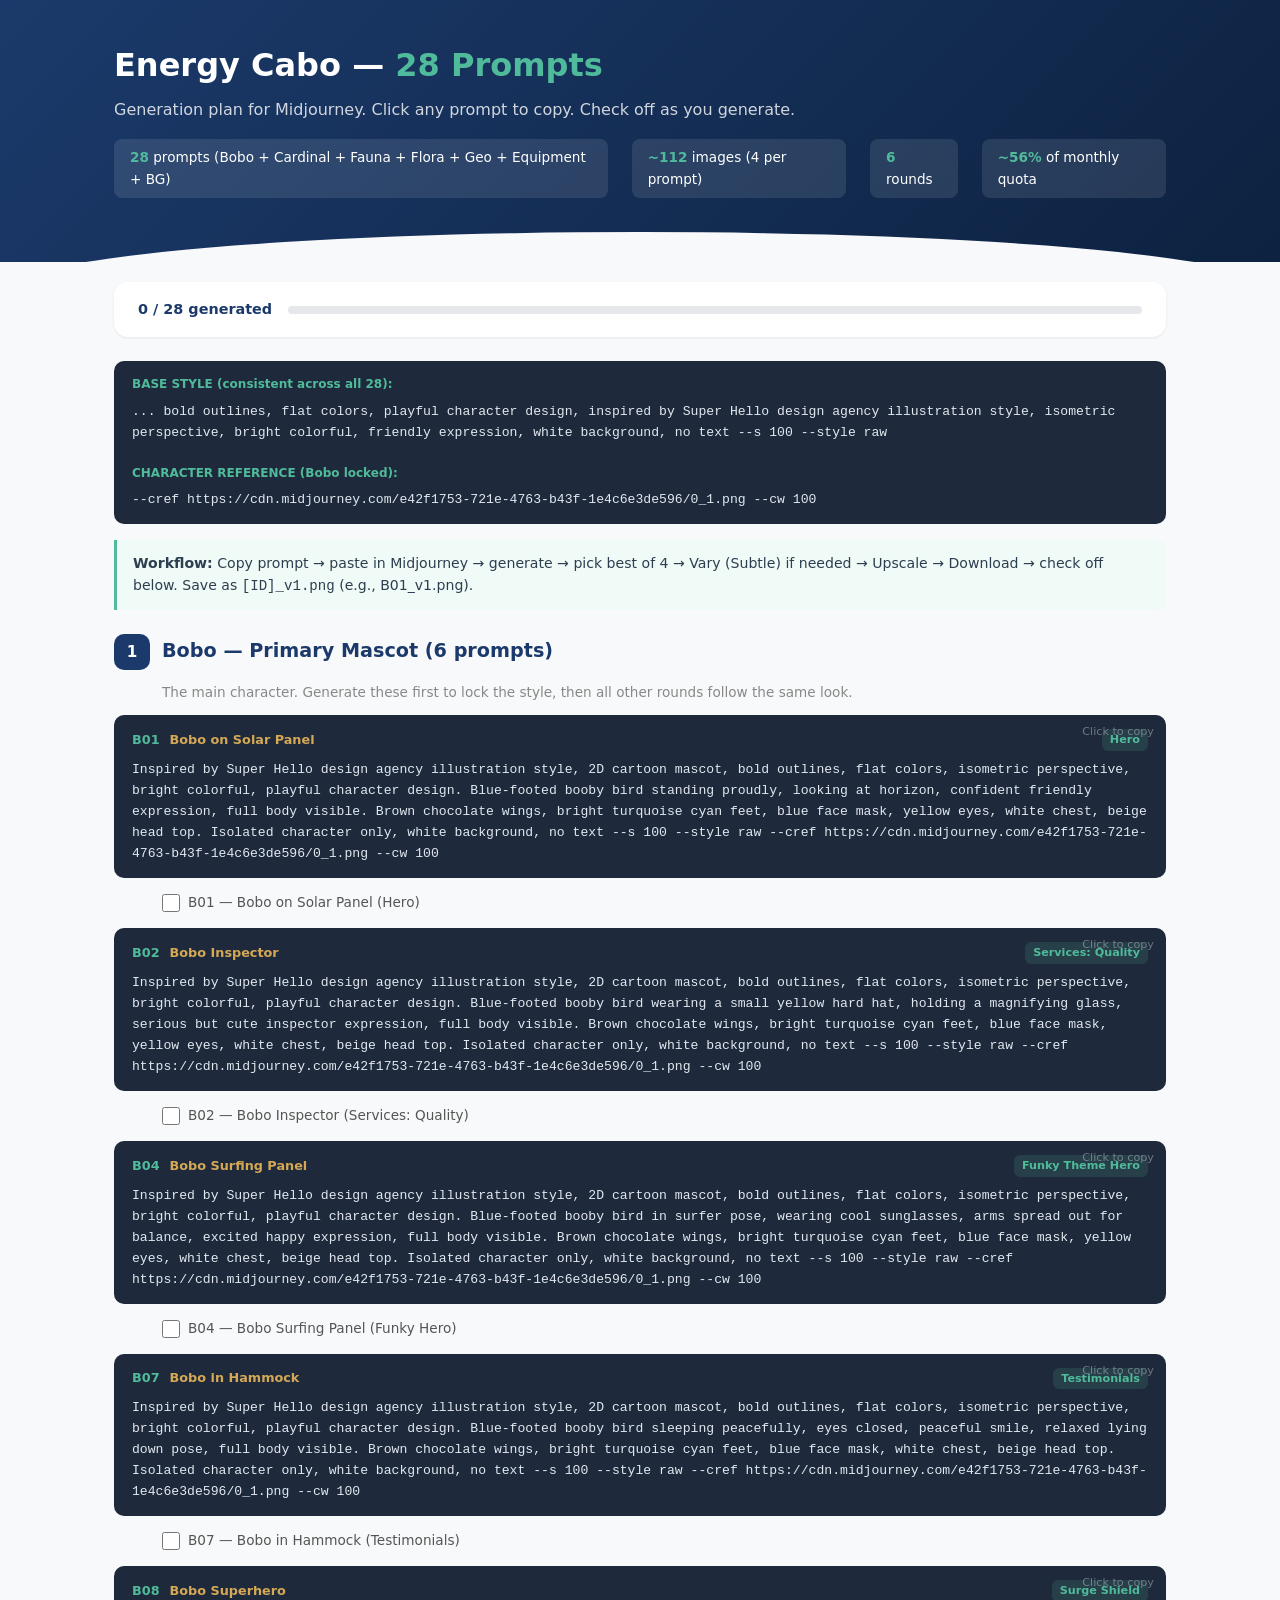
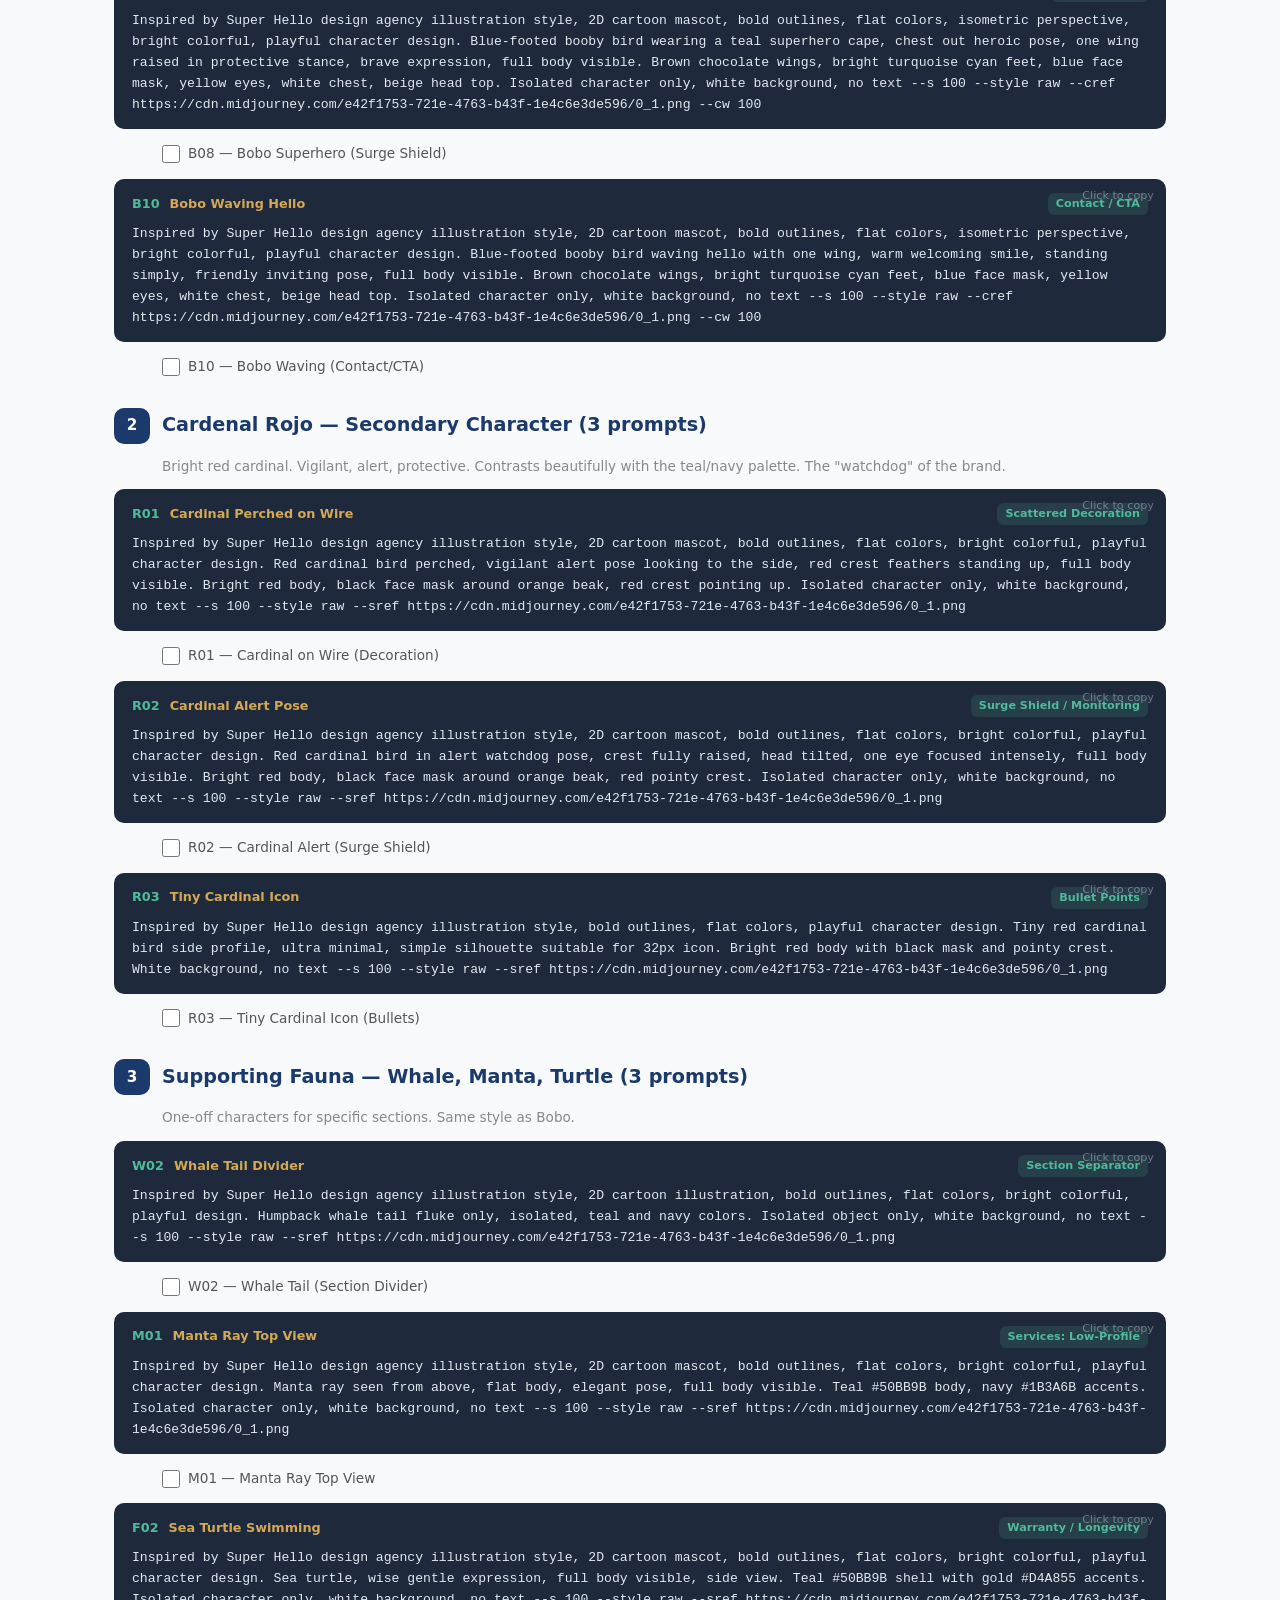
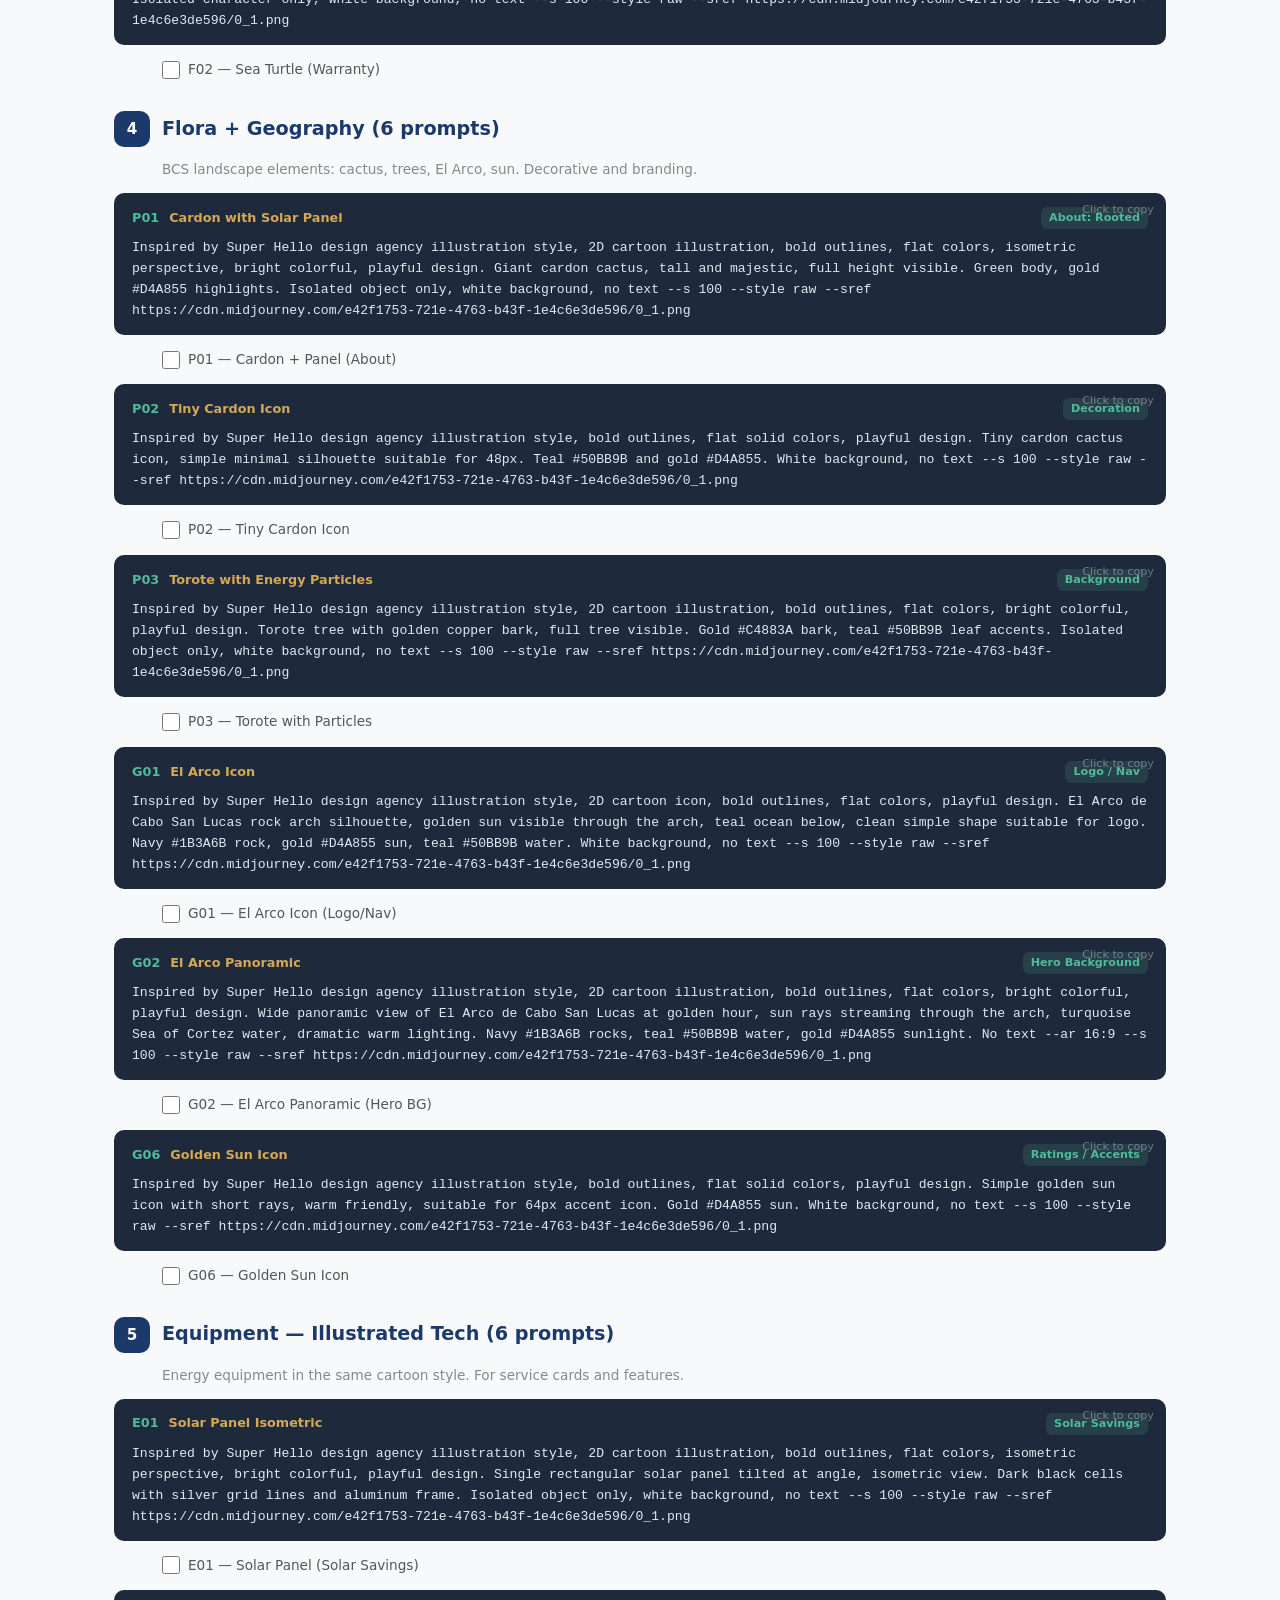
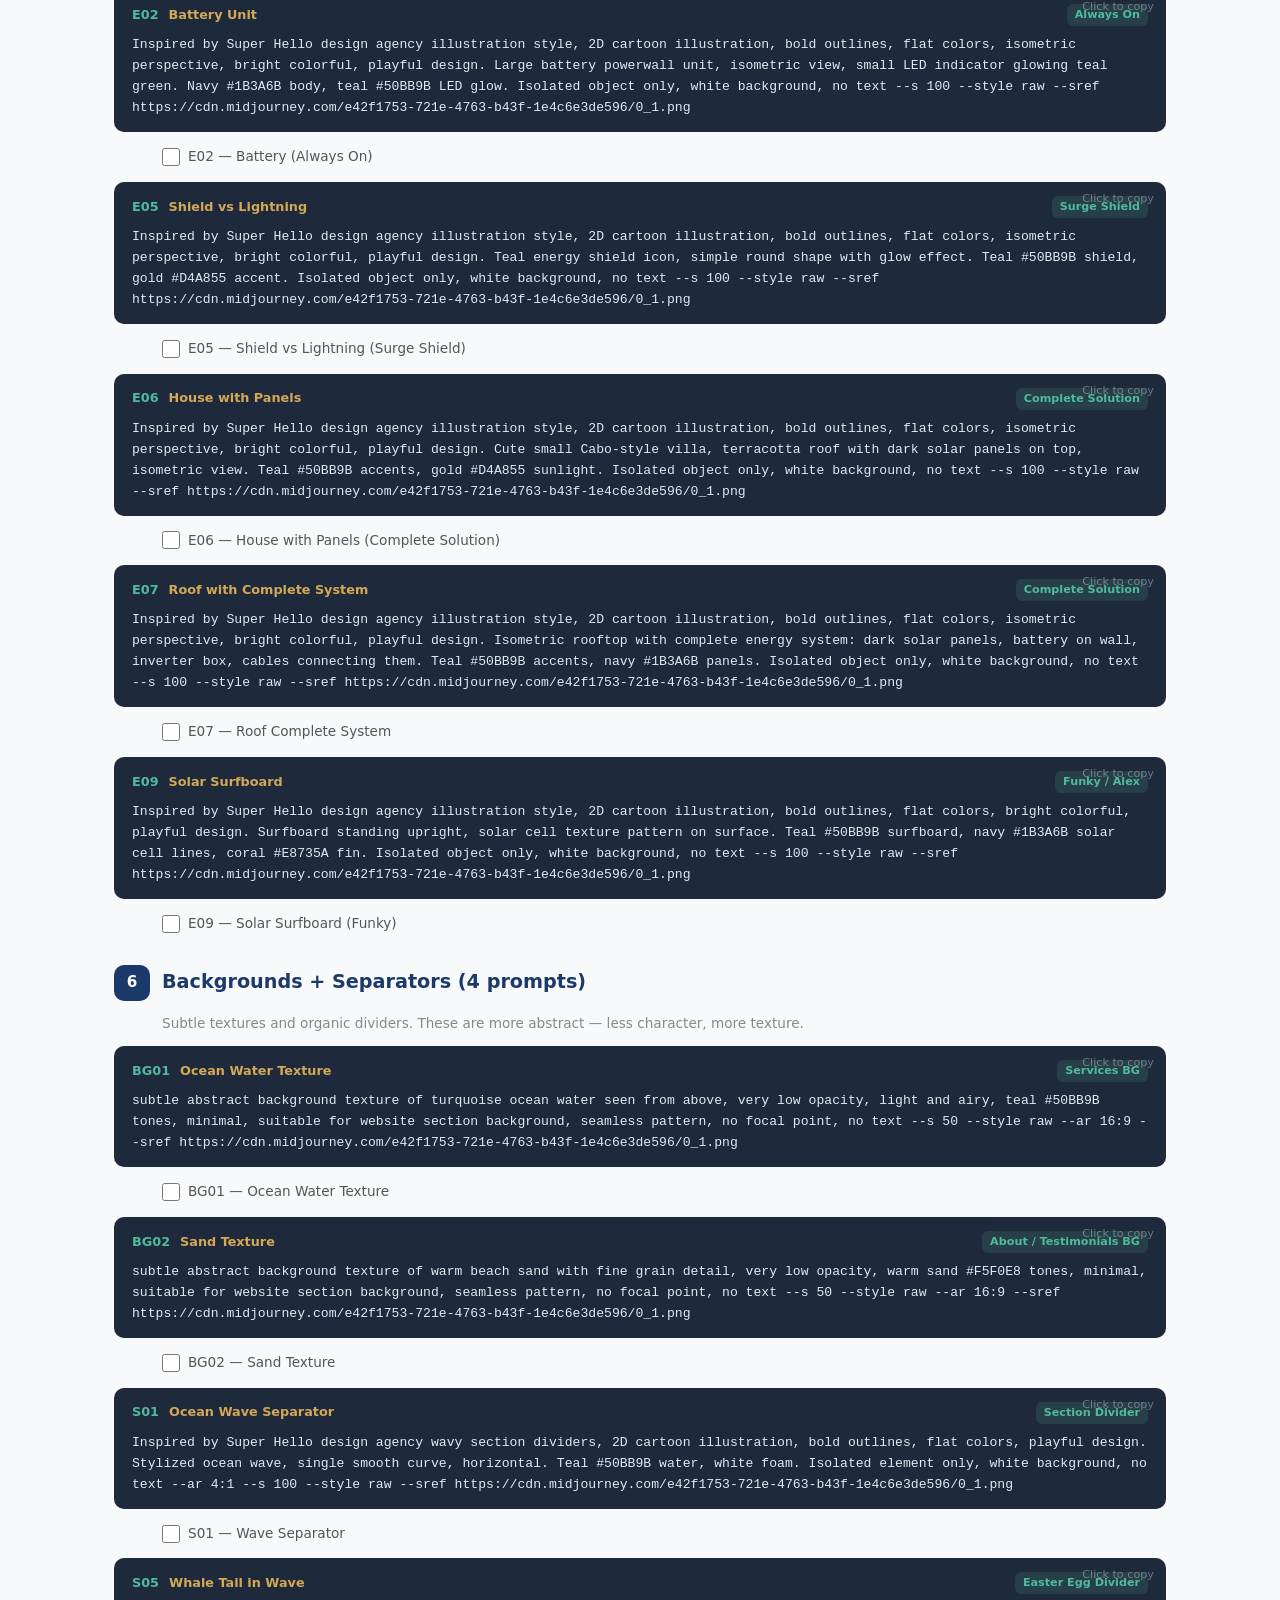
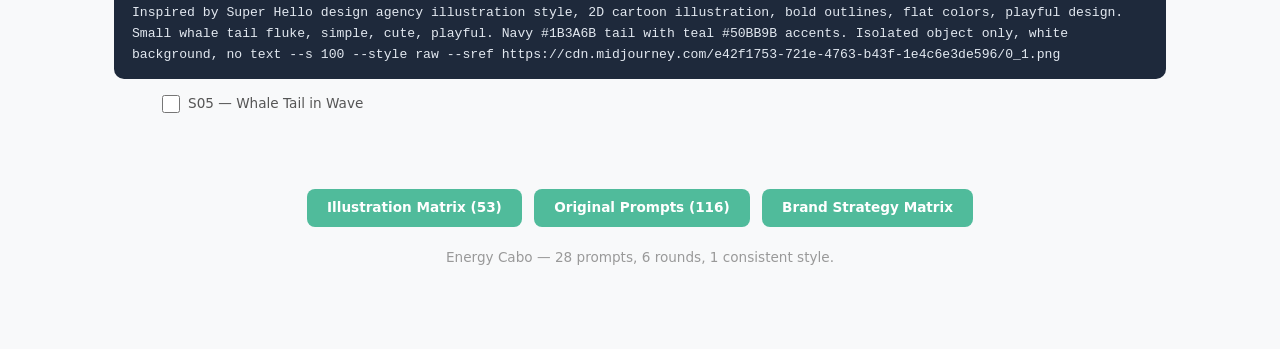
<file: assets/brand/docs/GENERATION_PLAN.html>
<!DOCTYPE html>
<html lang="en">
<head>
<meta charset="UTF-8">
<meta name="viewport" content="width=device-width, initial-scale=1.0">
<title>Energy Cabo — 28 Midjourney Generation Plan</title>
<style>
  :root { --navy: #1B3A6B; --teal: #50BB9B; --coral: #E8735A; --gold: #D4A855; --arena: #F5F0E8; }
  * { margin: 0; padding: 0; box-sizing: border-box; }
  body { font-family: 'Segoe UI', system-ui, sans-serif; color: #2C3E50; background: #F8F9FA; line-height: 1.6; }
  .container { max-width: 1100px; margin: 0 auto; padding: 0 24px; }

  header { background: linear-gradient(135deg, var(--navy), #0d2240); color: white; padding: 40px 0 64px; position: relative; overflow: hidden; }
  header::after { content: ''; position: absolute; bottom: -30px; left: 0; right: 0; height: 60px; background: #F8F9FA; border-radius: 50% 50% 0 0 / 100% 100% 0 0; }
  header h1 { font-size: 2rem; font-weight: 800; }
  header h1 span { color: var(--teal); }
  header .subtitle { opacity: 0.8; margin-top: 6px; }
  .stats { display: flex; gap: 24px; margin-top: 16px; }
  .stat { background: rgba(255,255,255,0.1); padding: 8px 16px; border-radius: 8px; font-size: 0.85rem; }
  .stat strong { color: var(--teal); }

  .style-ref { background: #1e293b; color: #e2e8f0; padding: 14px 18px; border-radius: 10px; margin: 24px 0 8px; font-size: 0.82rem; font-family: 'Consolas', monospace; line-height: 1.6; }
  .style-ref .label { color: var(--teal); font-weight: 700; font-family: system-ui; font-size: 0.75rem; display: block; margin-bottom: 6px; }

  .round { margin: 24px 0; }
  .round-header { display: flex; align-items: center; gap: 12px; margin-bottom: 12px; }
  .round-num { background: var(--navy); color: white; width: 36px; height: 36px; border-radius: 10px; display: flex; align-items: center; justify-content: center; font-weight: 800; font-size: 0.95rem; flex-shrink: 0; }
  .round-title { font-size: 1.2rem; font-weight: 800; color: var(--navy); }
  .round-desc { font-size: 0.85rem; color: #888; margin-left: 48px; margin-bottom: 12px; }

  .prompt-card { background: #1e293b; color: #e2e8f0; padding: 14px 18px; border-radius: 10px; margin: 8px 0; font-size: 0.82rem; line-height: 1.6; position: relative; cursor: pointer; transition: all 0.2s; font-family: 'Consolas', monospace; }
  .prompt-card:hover { transform: translateY(-1px); box-shadow: 0 4px 12px rgba(0,0,0,0.2); }
  .prompt-card::after { content: 'Click to copy'; position: absolute; top: 8px; right: 12px; font-size: 0.7rem; opacity: 0.4; font-family: system-ui; }
  .prompt-card.copied::after { content: 'Copied!'; color: var(--teal); opacity: 1; }

  .prompt-header { display: flex; align-items: center; gap: 10px; margin-bottom: 8px; }
  .prompt-id { color: var(--teal); font-weight: 700; font-family: system-ui; font-size: 0.8rem; }
  .prompt-name { color: var(--gold); font-weight: 600; font-family: system-ui; font-size: 0.8rem; }
  .prompt-use { display: inline-block; background: rgba(80,187,155,0.15); color: var(--teal); padding: 2px 8px; border-radius: 6px; font-size: 0.7rem; font-family: system-ui; font-weight: 600; margin-left: auto; }

  .checklist { display: flex; align-items: center; gap: 8px; padding: 6px 0; margin-left: 48px; }
  .checklist input { width: 18px; height: 18px; accent-color: var(--teal); }
  .checklist label { font-size: 0.85rem; color: #555; }
  .checklist .done { text-decoration: line-through; color: #bbb; }

  .tip { background: #f0faf6; border-left: 3px solid var(--teal); padding: 12px 16px; border-radius: 0 8px 8px 0; margin: 16px 0; font-size: 0.88rem; }

  .progress-bar { background: white; border-radius: 14px; padding: 16px 24px; margin: 20px 0; box-shadow: 0 1px 3px rgba(0,0,0,0.08); position: sticky; top: 0; z-index: 100; display: flex; align-items: center; gap: 16px; }
  .progress-fill { height: 8px; background: #e5e7eb; border-radius: 4px; flex: 1; overflow: hidden; }
  .progress-fill-inner { height: 100%; background: var(--teal); border-radius: 4px; transition: width 0.3s; }
  .progress-text { font-weight: 700; color: var(--navy); font-size: 0.9rem; white-space: nowrap; }

  footer { text-align: center; padding: 40px 0 60px; color: #999; font-size: 0.85rem; }
  .back-link { display: inline-block; background: var(--teal); color: white; padding: 8px 20px; border-radius: 8px; text-decoration: none; font-weight: 600; margin: 4px; }
</style>
</head>
<body>

<header>
  <div class="container">
    <h1>Energy Cabo — <span>28 Prompts</span></h1>
    <p class="subtitle">Generation plan for Midjourney. Click any prompt to copy. Check off as you generate.</p>
    <div class="stats">
      <div class="stat"><strong>28</strong> prompts (Bobo + Cardinal + Fauna + Flora + Geo + Equipment + BG)</div>
      <div class="stat"><strong>~112</strong> images (4 per prompt)</div>
      <div class="stat"><strong>6</strong> rounds</div>
      <div class="stat"><strong>~56%</strong> of monthly quota</div>
    </div>
  </div>
</header>

<div class="container">

<!-- PROGRESS BAR -->
<div class="progress-bar">
  <span class="progress-text" id="progressText">0 / 28 generated</span>
  <div class="progress-fill"><div class="progress-fill-inner" id="progressFill" style="width: 0%"></div></div>
</div>

<!-- STYLE REFERENCE -->
<div class="style-ref">
  <span class="label">BASE STYLE (consistent across all 28):</span>
  ... bold outlines, flat colors, playful character design, inspired by Super Hello design agency illustration style, isometric perspective, bright colorful, friendly expression, white background, no text --s 100 --style raw
  <br><br>
  <span class="label">CHARACTER REFERENCE (Bobo locked):</span>
  --cref https://cdn.midjourney.com/e42f1753-721e-4763-b43f-1e4c6e3de596/0_1.png --cw 100
</div>

<div class="tip"><strong>Workflow:</strong> Copy prompt → paste in Midjourney → generate → pick best of 4 → Vary (Subtle) if needed → Upscale → Download → check off below. Save as <code>[ID]_v1.png</code> (e.g., B01_v1.png).</div>

<!-- ============================================ -->
<!-- ROUND 1: BOBO MASCOT (6)                      -->
<!-- ============================================ -->
<div class="round">
  <div class="round-header">
    <div class="round-num">1</div>
    <div class="round-title">Bobo — Primary Mascot (6 prompts)</div>
  </div>
  <p class="round-desc">The main character. Generate these first to lock the style, then all other rounds follow the same look.</p>

  <div class="prompt-card" data-id="B01">
    <div class="prompt-header"><span class="prompt-id">B01</span><span class="prompt-name">Bobo on Solar Panel</span><span class="prompt-use">Hero</span></div>
Inspired by Super Hello design agency illustration style, 2D cartoon mascot, bold outlines, flat colors, isometric perspective, bright colorful, playful character design. Blue-footed booby bird standing proudly, looking at horizon, confident friendly expression, full body visible. Brown chocolate wings, bright turquoise cyan feet, blue face mask, yellow eyes, white chest, beige head top. Isolated character only, white background, no text --s 100 --style raw --cref https://cdn.midjourney.com/e42f1753-721e-4763-b43f-1e4c6e3de596/0_1.png --cw 100
  </div>
  <div class="checklist"><input type="checkbox" id="c-B01"><label for="c-B01">B01 — Bobo on Solar Panel (Hero)</label></div>

  <div class="prompt-card" data-id="B02">
    <div class="prompt-header"><span class="prompt-id">B02</span><span class="prompt-name">Bobo Inspector</span><span class="prompt-use">Services: Quality</span></div>
Inspired by Super Hello design agency illustration style, 2D cartoon mascot, bold outlines, flat colors, isometric perspective, bright colorful, playful character design. Blue-footed booby bird wearing a small yellow hard hat, holding a magnifying glass, serious but cute inspector expression, full body visible. Brown chocolate wings, bright turquoise cyan feet, blue face mask, yellow eyes, white chest, beige head top. Isolated character only, white background, no text --s 100 --style raw --cref https://cdn.midjourney.com/e42f1753-721e-4763-b43f-1e4c6e3de596/0_1.png --cw 100
  </div>
  <div class="checklist"><input type="checkbox" id="c-B02"><label for="c-B02">B02 — Bobo Inspector (Services: Quality)</label></div>

  <div class="prompt-card" data-id="B04">
    <div class="prompt-header"><span class="prompt-id">B04</span><span class="prompt-name">Bobo Surfing Panel</span><span class="prompt-use">Funky Theme Hero</span></div>
Inspired by Super Hello design agency illustration style, 2D cartoon mascot, bold outlines, flat colors, isometric perspective, bright colorful, playful character design. Blue-footed booby bird in surfer pose, wearing cool sunglasses, arms spread out for balance, excited happy expression, full body visible. Brown chocolate wings, bright turquoise cyan feet, blue face mask, yellow eyes, white chest, beige head top. Isolated character only, white background, no text --s 100 --style raw --cref https://cdn.midjourney.com/e42f1753-721e-4763-b43f-1e4c6e3de596/0_1.png --cw 100
  </div>
  <div class="checklist"><input type="checkbox" id="c-B04"><label for="c-B04">B04 — Bobo Surfing Panel (Funky Hero)</label></div>

  <div class="prompt-card" data-id="B07">
    <div class="prompt-header"><span class="prompt-id">B07</span><span class="prompt-name">Bobo in Hammock</span><span class="prompt-use">Testimonials</span></div>
Inspired by Super Hello design agency illustration style, 2D cartoon mascot, bold outlines, flat colors, isometric perspective, bright colorful, playful character design. Blue-footed booby bird sleeping peacefully, eyes closed, peaceful smile, relaxed lying down pose, full body visible. Brown chocolate wings, bright turquoise cyan feet, blue face mask, white chest, beige head top. Isolated character only, white background, no text --s 100 --style raw --cref https://cdn.midjourney.com/e42f1753-721e-4763-b43f-1e4c6e3de596/0_1.png --cw 100
  </div>
  <div class="checklist"><input type="checkbox" id="c-B07"><label for="c-B07">B07 — Bobo in Hammock (Testimonials)</label></div>

  <div class="prompt-card" data-id="B08">
    <div class="prompt-header"><span class="prompt-id">B08</span><span class="prompt-name">Bobo Superhero</span><span class="prompt-use">Surge Shield</span></div>
Inspired by Super Hello design agency illustration style, 2D cartoon mascot, bold outlines, flat colors, isometric perspective, bright colorful, playful character design. Blue-footed booby bird wearing a teal superhero cape, chest out heroic pose, one wing raised in protective stance, brave expression, full body visible. Brown chocolate wings, bright turquoise cyan feet, blue face mask, yellow eyes, white chest, beige head top. Isolated character only, white background, no text --s 100 --style raw --cref https://cdn.midjourney.com/e42f1753-721e-4763-b43f-1e4c6e3de596/0_1.png --cw 100
  </div>
  <div class="checklist"><input type="checkbox" id="c-B08"><label for="c-B08">B08 — Bobo Superhero (Surge Shield)</label></div>

  <div class="prompt-card" data-id="B10">
    <div class="prompt-header"><span class="prompt-id">B10</span><span class="prompt-name">Bobo Waving Hello</span><span class="prompt-use">Contact / CTA</span></div>
Inspired by Super Hello design agency illustration style, 2D cartoon mascot, bold outlines, flat colors, isometric perspective, bright colorful, playful character design. Blue-footed booby bird waving hello with one wing, warm welcoming smile, standing simply, friendly inviting pose, full body visible. Brown chocolate wings, bright turquoise cyan feet, blue face mask, yellow eyes, white chest, beige head top. Isolated character only, white background, no text --s 100 --style raw --cref https://cdn.midjourney.com/e42f1753-721e-4763-b43f-1e4c6e3de596/0_1.png --cw 100
  </div>
  <div class="checklist"><input type="checkbox" id="c-B10"><label for="c-B10">B10 — Bobo Waving (Contact/CTA)</label></div>
</div>

<!-- ============================================ -->
<!-- ROUND 2: COLIBRI (3)                          -->
<!-- ============================================ -->
<div class="round">
  <div class="round-header">
    <div class="round-num">2</div>
    <div class="round-title">Cardenal Rojo — Secondary Character (3 prompts)</div>
  </div>
  <p class="round-desc">Bright red cardinal. Vigilant, alert, protective. Contrasts beautifully with the teal/navy palette. The "watchdog" of the brand.</p>

  <div class="prompt-card" data-id="R01">
    <div class="prompt-header"><span class="prompt-id">R01</span><span class="prompt-name">Cardinal Perched on Wire</span><span class="prompt-use">Scattered Decoration</span></div>
Inspired by Super Hello design agency illustration style, 2D cartoon mascot, bold outlines, flat colors, bright colorful, playful character design. Red cardinal bird perched, vigilant alert pose looking to the side, red crest feathers standing up, full body visible. Bright red body, black face mask around orange beak, red crest pointing up. Isolated character only, white background, no text --s 100 --style raw --sref https://cdn.midjourney.com/e42f1753-721e-4763-b43f-1e4c6e3de596/0_1.png
  </div>
  <div class="checklist"><input type="checkbox" id="c-R01"><label for="c-R01">R01 — Cardinal on Wire (Decoration)</label></div>

  <div class="prompt-card" data-id="R02">
    <div class="prompt-header"><span class="prompt-id">R02</span><span class="prompt-name">Cardinal Alert Pose</span><span class="prompt-use">Surge Shield / Monitoring</span></div>
Inspired by Super Hello design agency illustration style, 2D cartoon mascot, bold outlines, flat colors, bright colorful, playful character design. Red cardinal bird in alert watchdog pose, crest fully raised, head tilted, one eye focused intensely, full body visible. Bright red body, black face mask around orange beak, red pointy crest. Isolated character only, white background, no text --s 100 --style raw --sref https://cdn.midjourney.com/e42f1753-721e-4763-b43f-1e4c6e3de596/0_1.png
  </div>
  <div class="checklist"><input type="checkbox" id="c-R02"><label for="c-R02">R02 — Cardinal Alert (Surge Shield)</label></div>

  <div class="prompt-card" data-id="R03">
    <div class="prompt-header"><span class="prompt-id">R03</span><span class="prompt-name">Tiny Cardinal Icon</span><span class="prompt-use">Bullet Points</span></div>
Inspired by Super Hello design agency illustration style, bold outlines, flat colors, playful character design. Tiny red cardinal bird side profile, ultra minimal, simple silhouette suitable for 32px icon. Bright red body with black mask and pointy crest. White background, no text --s 100 --style raw --sref https://cdn.midjourney.com/e42f1753-721e-4763-b43f-1e4c6e3de596/0_1.png
  </div>
  <div class="checklist"><input type="checkbox" id="c-R03"><label for="c-R03">R03 — Tiny Cardinal Icon (Bullets)</label></div>
</div>

<!-- ============================================ -->
<!-- ROUND 3: SUPPORTING FAUNA (3)                 -->
<!-- ============================================ -->
<div class="round">
  <div class="round-header">
    <div class="round-num">3</div>
    <div class="round-title">Supporting Fauna — Whale, Manta, Turtle (3 prompts)</div>
  </div>
  <p class="round-desc">One-off characters for specific sections. Same style as Bobo.</p>

  <div class="prompt-card" data-id="W02">
    <div class="prompt-header"><span class="prompt-id">W02</span><span class="prompt-name">Whale Tail Divider</span><span class="prompt-use">Section Separator</span></div>
Inspired by Super Hello design agency illustration style, 2D cartoon illustration, bold outlines, flat colors, bright colorful, playful design. Humpback whale tail fluke only, isolated, teal and navy colors. Isolated object only, white background, no text --s 100 --style raw --sref https://cdn.midjourney.com/e42f1753-721e-4763-b43f-1e4c6e3de596/0_1.png
  </div>
  <div class="checklist"><input type="checkbox" id="c-W02"><label for="c-W02">W02 — Whale Tail (Section Divider)</label></div>

  <div class="prompt-card" data-id="M01">
    <div class="prompt-header"><span class="prompt-id">M01</span><span class="prompt-name">Manta Ray Top View</span><span class="prompt-use">Services: Low-Profile</span></div>
Inspired by Super Hello design agency illustration style, 2D cartoon mascot, bold outlines, flat colors, bright colorful, playful character design. Manta ray seen from above, flat body, elegant pose, full body visible. Teal #50BB9B body, navy #1B3A6B accents. Isolated character only, white background, no text --s 100 --style raw --sref https://cdn.midjourney.com/e42f1753-721e-4763-b43f-1e4c6e3de596/0_1.png
  </div>
  <div class="checklist"><input type="checkbox" id="c-M01"><label for="c-M01">M01 — Manta Ray Top View</label></div>

  <div class="prompt-card" data-id="F02">
    <div class="prompt-header"><span class="prompt-id">F02</span><span class="prompt-name">Sea Turtle Swimming</span><span class="prompt-use">Warranty / Longevity</span></div>
Inspired by Super Hello design agency illustration style, 2D cartoon mascot, bold outlines, flat colors, bright colorful, playful character design. Sea turtle, wise gentle expression, full body visible, side view. Teal #50BB9B shell with gold #D4A855 accents. Isolated character only, white background, no text --s 100 --style raw --sref https://cdn.midjourney.com/e42f1753-721e-4763-b43f-1e4c6e3de596/0_1.png
  </div>
  <div class="checklist"><input type="checkbox" id="c-F02"><label for="c-F02">F02 — Sea Turtle (Warranty)</label></div>
</div>

<!-- ============================================ -->
<!-- ROUND 4: FLORA + GEOGRAPHY (6)                -->
<!-- ============================================ -->
<div class="round">
  <div class="round-header">
    <div class="round-num">4</div>
    <div class="round-title">Flora + Geography (6 prompts)</div>
  </div>
  <p class="round-desc">BCS landscape elements: cactus, trees, El Arco, sun. Decorative and branding.</p>

  <div class="prompt-card" data-id="P01">
    <div class="prompt-header"><span class="prompt-id">P01</span><span class="prompt-name">Cardon with Solar Panel</span><span class="prompt-use">About: Rooted</span></div>
Inspired by Super Hello design agency illustration style, 2D cartoon illustration, bold outlines, flat colors, isometric perspective, bright colorful, playful design. Giant cardon cactus, tall and majestic, full height visible. Green body, gold #D4A855 highlights. Isolated object only, white background, no text --s 100 --style raw --sref https://cdn.midjourney.com/e42f1753-721e-4763-b43f-1e4c6e3de596/0_1.png
  </div>
  <div class="checklist"><input type="checkbox" id="c-P01"><label for="c-P01">P01 — Cardon + Panel (About)</label></div>

  <div class="prompt-card" data-id="P02">
    <div class="prompt-header"><span class="prompt-id">P02</span><span class="prompt-name">Tiny Cardon Icon</span><span class="prompt-use">Decoration</span></div>
Inspired by Super Hello design agency illustration style, bold outlines, flat solid colors, playful design. Tiny cardon cactus icon, simple minimal silhouette suitable for 48px. Teal #50BB9B and gold #D4A855. White background, no text --s 100 --style raw --sref https://cdn.midjourney.com/e42f1753-721e-4763-b43f-1e4c6e3de596/0_1.png
  </div>
  <div class="checklist"><input type="checkbox" id="c-P02"><label for="c-P02">P02 — Tiny Cardon Icon</label></div>

  <div class="prompt-card" data-id="P03">
    <div class="prompt-header"><span class="prompt-id">P03</span><span class="prompt-name">Torote with Energy Particles</span><span class="prompt-use">Background</span></div>
Inspired by Super Hello design agency illustration style, 2D cartoon illustration, bold outlines, flat colors, bright colorful, playful design. Torote tree with golden copper bark, full tree visible. Gold #C4883A bark, teal #50BB9B leaf accents. Isolated object only, white background, no text --s 100 --style raw --sref https://cdn.midjourney.com/e42f1753-721e-4763-b43f-1e4c6e3de596/0_1.png
  </div>
  <div class="checklist"><input type="checkbox" id="c-P03"><label for="c-P03">P03 — Torote with Particles</label></div>

  <div class="prompt-card" data-id="G01">
    <div class="prompt-header"><span class="prompt-id">G01</span><span class="prompt-name">El Arco Icon</span><span class="prompt-use">Logo / Nav</span></div>
Inspired by Super Hello design agency illustration style, 2D cartoon icon, bold outlines, flat colors, playful design. El Arco de Cabo San Lucas rock arch silhouette, golden sun visible through the arch, teal ocean below, clean simple shape suitable for logo. Navy #1B3A6B rock, gold #D4A855 sun, teal #50BB9B water. White background, no text --s 100 --style raw --sref https://cdn.midjourney.com/e42f1753-721e-4763-b43f-1e4c6e3de596/0_1.png
  </div>
  <div class="checklist"><input type="checkbox" id="c-G01"><label for="c-G01">G01 — El Arco Icon (Logo/Nav)</label></div>

  <div class="prompt-card" data-id="G02">
    <div class="prompt-header"><span class="prompt-id">G02</span><span class="prompt-name">El Arco Panoramic</span><span class="prompt-use">Hero Background</span></div>
Inspired by Super Hello design agency illustration style, 2D cartoon illustration, bold outlines, flat colors, bright colorful, playful design. Wide panoramic view of El Arco de Cabo San Lucas at golden hour, sun rays streaming through the arch, turquoise Sea of Cortez water, dramatic warm lighting. Navy #1B3A6B rocks, teal #50BB9B water, gold #D4A855 sunlight. No text --ar 16:9 --s 100 --style raw --sref https://cdn.midjourney.com/e42f1753-721e-4763-b43f-1e4c6e3de596/0_1.png
  </div>
  <div class="checklist"><input type="checkbox" id="c-G02"><label for="c-G02">G02 — El Arco Panoramic (Hero BG)</label></div>

  <div class="prompt-card" data-id="G06">
    <div class="prompt-header"><span class="prompt-id">G06</span><span class="prompt-name">Golden Sun Icon</span><span class="prompt-use">Ratings / Accents</span></div>
Inspired by Super Hello design agency illustration style, bold outlines, flat solid colors, playful design. Simple golden sun icon with short rays, warm friendly, suitable for 64px accent icon. Gold #D4A855 sun. White background, no text --s 100 --style raw --sref https://cdn.midjourney.com/e42f1753-721e-4763-b43f-1e4c6e3de596/0_1.png
  </div>
  <div class="checklist"><input type="checkbox" id="c-G06"><label for="c-G06">G06 — Golden Sun Icon</label></div>
</div>

<!-- ============================================ -->
<!-- ROUND 5: EQUIPMENT (6)                        -->
<!-- ============================================ -->
<div class="round">
  <div class="round-header">
    <div class="round-num">5</div>
    <div class="round-title">Equipment — Illustrated Tech (6 prompts)</div>
  </div>
  <p class="round-desc">Energy equipment in the same cartoon style. For service cards and features.</p>

  <div class="prompt-card" data-id="E01">
    <div class="prompt-header"><span class="prompt-id">E01</span><span class="prompt-name">Solar Panel Isometric</span><span class="prompt-use">Solar Savings</span></div>
Inspired by Super Hello design agency illustration style, 2D cartoon illustration, bold outlines, flat colors, isometric perspective, bright colorful, playful design. Single rectangular solar panel tilted at angle, isometric view. Dark black cells with silver grid lines and aluminum frame. Isolated object only, white background, no text --s 100 --style raw --sref https://cdn.midjourney.com/e42f1753-721e-4763-b43f-1e4c6e3de596/0_1.png
  </div>
  <div class="checklist"><input type="checkbox" id="c-E01"><label for="c-E01">E01 — Solar Panel (Solar Savings)</label></div>

  <div class="prompt-card" data-id="E02">
    <div class="prompt-header"><span class="prompt-id">E02</span><span class="prompt-name">Battery Unit</span><span class="prompt-use">Always On</span></div>
Inspired by Super Hello design agency illustration style, 2D cartoon illustration, bold outlines, flat colors, isometric perspective, bright colorful, playful design. Large battery powerwall unit, isometric view, small LED indicator glowing teal green. Navy #1B3A6B body, teal #50BB9B LED glow. Isolated object only, white background, no text --s 100 --style raw --sref https://cdn.midjourney.com/e42f1753-721e-4763-b43f-1e4c6e3de596/0_1.png
  </div>
  <div class="checklist"><input type="checkbox" id="c-E02"><label for="c-E02">E02 — Battery (Always On)</label></div>

  <div class="prompt-card" data-id="E05">
    <div class="prompt-header"><span class="prompt-id">E05</span><span class="prompt-name">Shield vs Lightning</span><span class="prompt-use">Surge Shield</span></div>
Inspired by Super Hello design agency illustration style, 2D cartoon illustration, bold outlines, flat colors, isometric perspective, bright colorful, playful design. Teal energy shield icon, simple round shape with glow effect. Teal #50BB9B shield, gold #D4A855 accent. Isolated object only, white background, no text --s 100 --style raw --sref https://cdn.midjourney.com/e42f1753-721e-4763-b43f-1e4c6e3de596/0_1.png
  </div>
  <div class="checklist"><input type="checkbox" id="c-E05"><label for="c-E05">E05 — Shield vs Lightning (Surge Shield)</label></div>

  <div class="prompt-card" data-id="E06">
    <div class="prompt-header"><span class="prompt-id">E06</span><span class="prompt-name">House with Panels</span><span class="prompt-use">Complete Solution</span></div>
Inspired by Super Hello design agency illustration style, 2D cartoon illustration, bold outlines, flat colors, isometric perspective, bright colorful, playful design. Cute small Cabo-style villa, terracotta roof with dark solar panels on top, isometric view. Teal #50BB9B accents, gold #D4A855 sunlight. Isolated object only, white background, no text --s 100 --style raw --sref https://cdn.midjourney.com/e42f1753-721e-4763-b43f-1e4c6e3de596/0_1.png
  </div>
  <div class="checklist"><input type="checkbox" id="c-E06"><label for="c-E06">E06 — House with Panels (Complete Solution)</label></div>

  <div class="prompt-card" data-id="E07">
    <div class="prompt-header"><span class="prompt-id">E07</span><span class="prompt-name">Roof with Complete System</span><span class="prompt-use">Complete Solution</span></div>
Inspired by Super Hello design agency illustration style, 2D cartoon illustration, bold outlines, flat colors, isometric perspective, bright colorful, playful design. Isometric rooftop with complete energy system: dark solar panels, battery on wall, inverter box, cables connecting them. Teal #50BB9B accents, navy #1B3A6B panels. Isolated object only, white background, no text --s 100 --style raw --sref https://cdn.midjourney.com/e42f1753-721e-4763-b43f-1e4c6e3de596/0_1.png
  </div>
  <div class="checklist"><input type="checkbox" id="c-E07"><label for="c-E07">E07 — Roof Complete System</label></div>

  <div class="prompt-card" data-id="E09">
    <div class="prompt-header"><span class="prompt-id">E09</span><span class="prompt-name">Solar Surfboard</span><span class="prompt-use">Funky / Alex</span></div>
Inspired by Super Hello design agency illustration style, 2D cartoon illustration, bold outlines, flat colors, bright colorful, playful design. Surfboard standing upright, solar cell texture pattern on surface. Teal #50BB9B surfboard, navy #1B3A6B solar cell lines, coral #E8735A fin. Isolated object only, white background, no text --s 100 --style raw --sref https://cdn.midjourney.com/e42f1753-721e-4763-b43f-1e4c6e3de596/0_1.png
  </div>
  <div class="checklist"><input type="checkbox" id="c-E09"><label for="c-E09">E09 — Solar Surfboard (Funky)</label></div>
</div>

<!-- ============================================ -->
<!-- ROUND 6: BACKGROUNDS + SEPARATORS (4)         -->
<!-- ============================================ -->
<div class="round">
  <div class="round-header">
    <div class="round-num">6</div>
    <div class="round-title">Backgrounds + Separators (4 prompts)</div>
  </div>
  <p class="round-desc">Subtle textures and organic dividers. These are more abstract — less character, more texture.</p>

  <div class="prompt-card" data-id="BG01">
    <div class="prompt-header"><span class="prompt-id">BG01</span><span class="prompt-name">Ocean Water Texture</span><span class="prompt-use">Services BG</span></div>
subtle abstract background texture of turquoise ocean water seen from above, very low opacity, light and airy, teal #50BB9B tones, minimal, suitable for website section background, seamless pattern, no focal point, no text --s 50 --style raw --ar 16:9 --sref https://cdn.midjourney.com/e42f1753-721e-4763-b43f-1e4c6e3de596/0_1.png
  </div>
  <div class="checklist"><input type="checkbox" id="c-BG01"><label for="c-BG01">BG01 — Ocean Water Texture</label></div>

  <div class="prompt-card" data-id="BG02">
    <div class="prompt-header"><span class="prompt-id">BG02</span><span class="prompt-name">Sand Texture</span><span class="prompt-use">About / Testimonials BG</span></div>
subtle abstract background texture of warm beach sand with fine grain detail, very low opacity, warm sand #F5F0E8 tones, minimal, suitable for website section background, seamless pattern, no focal point, no text --s 50 --style raw --ar 16:9 --sref https://cdn.midjourney.com/e42f1753-721e-4763-b43f-1e4c6e3de596/0_1.png
  </div>
  <div class="checklist"><input type="checkbox" id="c-BG02"><label for="c-BG02">BG02 — Sand Texture</label></div>

  <div class="prompt-card" data-id="S01">
    <div class="prompt-header"><span class="prompt-id">S01</span><span class="prompt-name">Ocean Wave Separator</span><span class="prompt-use">Section Divider</span></div>
Inspired by Super Hello design agency wavy section dividers, 2D cartoon illustration, bold outlines, flat colors, playful design. Stylized ocean wave, single smooth curve, horizontal. Teal #50BB9B water, white foam. Isolated element only, white background, no text --ar 4:1 --s 100 --style raw --sref https://cdn.midjourney.com/e42f1753-721e-4763-b43f-1e4c6e3de596/0_1.png
  </div>
  <div class="checklist"><input type="checkbox" id="c-S01"><label for="c-S01">S01 — Wave Separator</label></div>

  <div class="prompt-card" data-id="S05">
    <div class="prompt-header"><span class="prompt-id">S05</span><span class="prompt-name">Whale Tail in Wave</span><span class="prompt-use">Easter Egg Divider</span></div>
Inspired by Super Hello design agency illustration style, 2D cartoon illustration, bold outlines, flat colors, playful design. Small whale tail fluke, simple, cute, playful. Navy #1B3A6B tail with teal #50BB9B accents. Isolated object only, white background, no text --s 100 --style raw --sref https://cdn.midjourney.com/e42f1753-721e-4763-b43f-1e4c6e3de596/0_1.png
  </div>
  <div class="checklist"><input type="checkbox" id="c-S05"><label for="c-S05">S05 — Whale Tail in Wave</label></div>
</div>

</div>

<footer>
  <a href="ILLUSTRATIONS.html" class="back-link">Illustration Matrix (53)</a>
  <a href="PROMPTS.html" class="back-link">Original Prompts (116)</a>
  <a href="../BRAND_STRATEGY_MATRIX.html" class="back-link">Brand Strategy Matrix</a>
  <p style="margin-top: 16px;">Energy Cabo — 28 prompts, 6 rounds, 1 consistent style.</p>
</footer>

<script>
// Click to copy
document.querySelectorAll('.prompt-card').forEach(card => {
  card.addEventListener('click', () => {
    const header = card.querySelector('.prompt-header');
    const fullText = card.textContent.replace('Click to copy', '').replace('Copied!', '');
    // Extract just the prompt (after the header line)
    const lines = fullText.trim().split('\n');
    const prompt = lines.slice(1).join(' ').trim();
    navigator.clipboard.writeText(prompt).then(() => {
      card.classList.add('copied');
      setTimeout(() => card.classList.remove('copied'), 2000);
    });
  });
});

// Checkbox progress
function updateProgress() {
  const total = document.querySelectorAll('.checklist input').length;
  const checked = document.querySelectorAll('.checklist input:checked').length;
  document.getElementById('progressText').textContent = `${checked} / ${total} generated`;
  document.getElementById('progressFill').style.width = `${(checked / total) * 100}%`;
  // Save state
  const state = {};
  document.querySelectorAll('.checklist input').forEach(cb => { state[cb.id] = cb.checked; });
  localStorage.setItem('ec-generation-progress', JSON.stringify(state));
}

// Load saved progress
try {
  const saved = JSON.parse(localStorage.getItem('ec-generation-progress') || '{}');
  Object.entries(saved).forEach(([id, checked]) => {
    const cb = document.getElementById(id);
    if (cb) { cb.checked = checked; if (checked) cb.nextElementSibling.classList.add('done'); }
  });
} catch(e) {}

document.querySelectorAll('.checklist input').forEach(cb => {
  cb.addEventListener('change', () => {
    cb.nextElementSibling.classList.toggle('done', cb.checked);
    updateProgress();
  });
});

updateProgress();
</script>

</body>
</html>
</file>
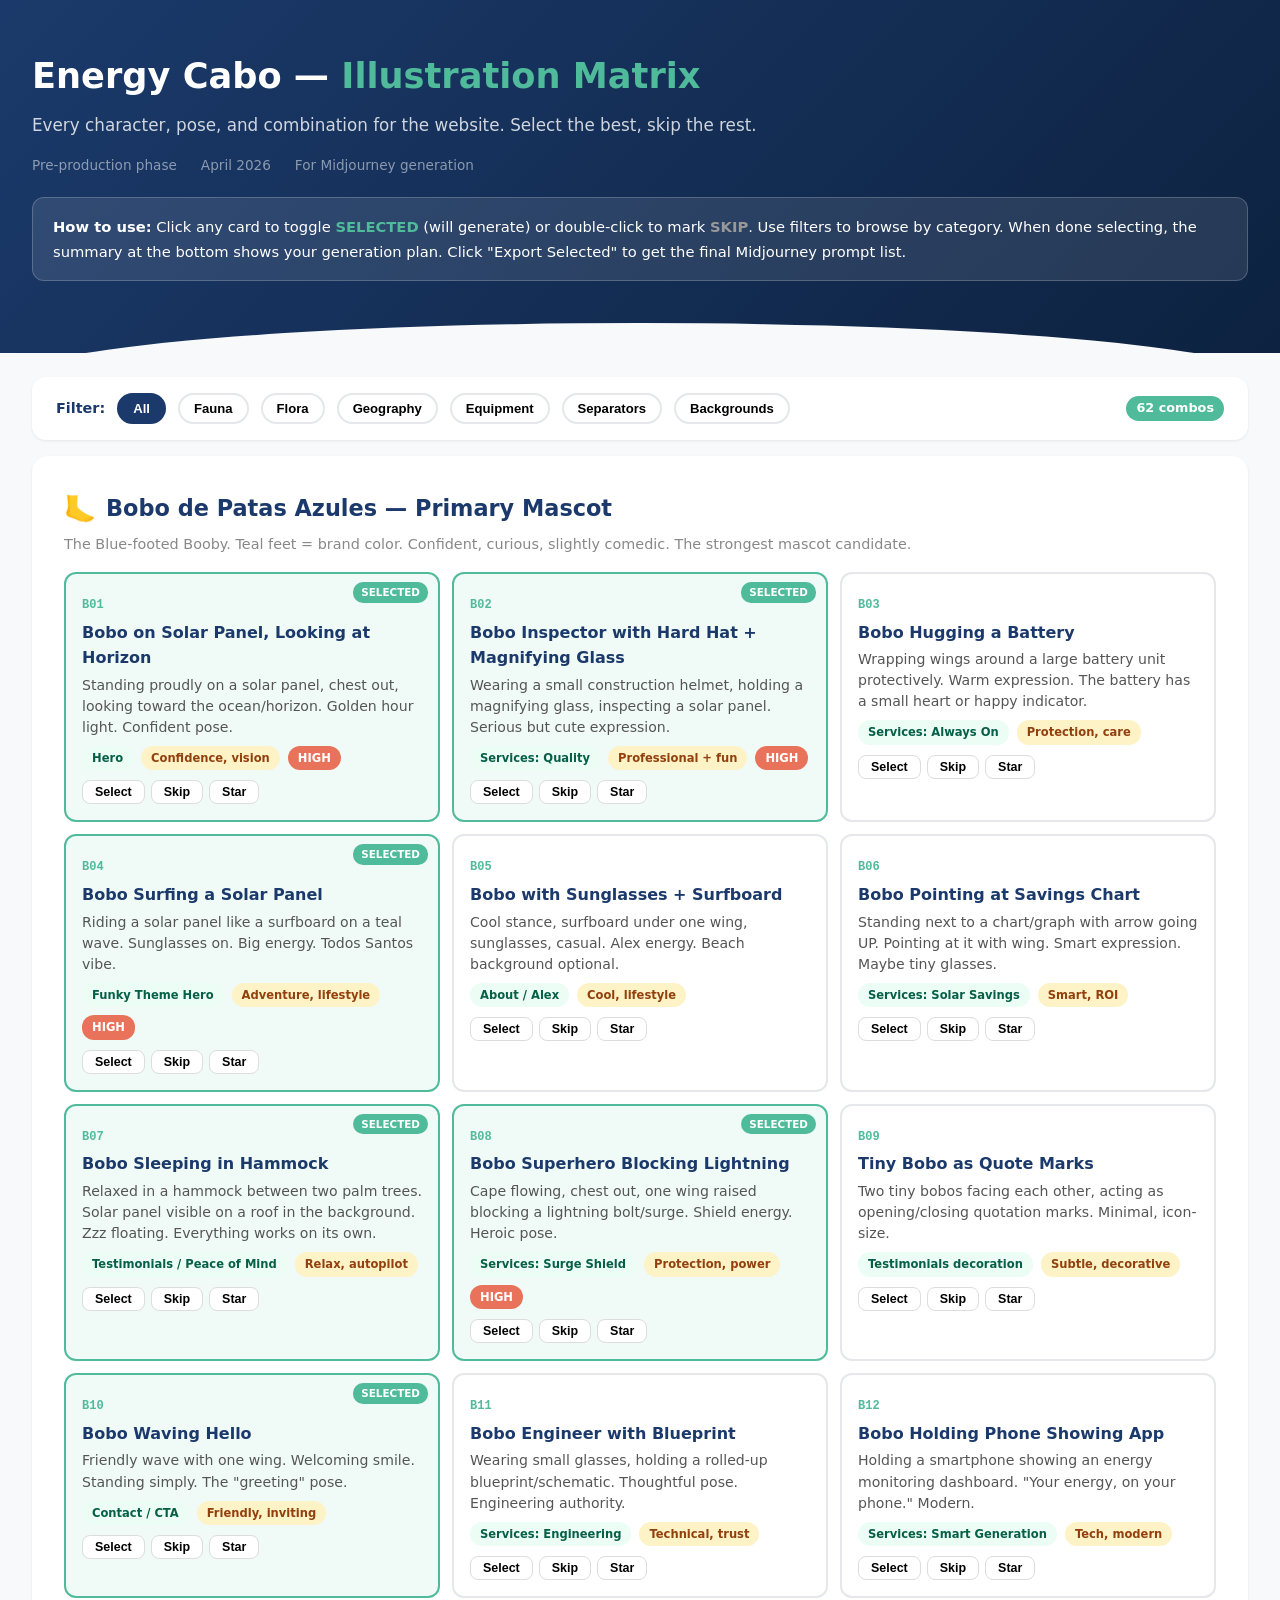
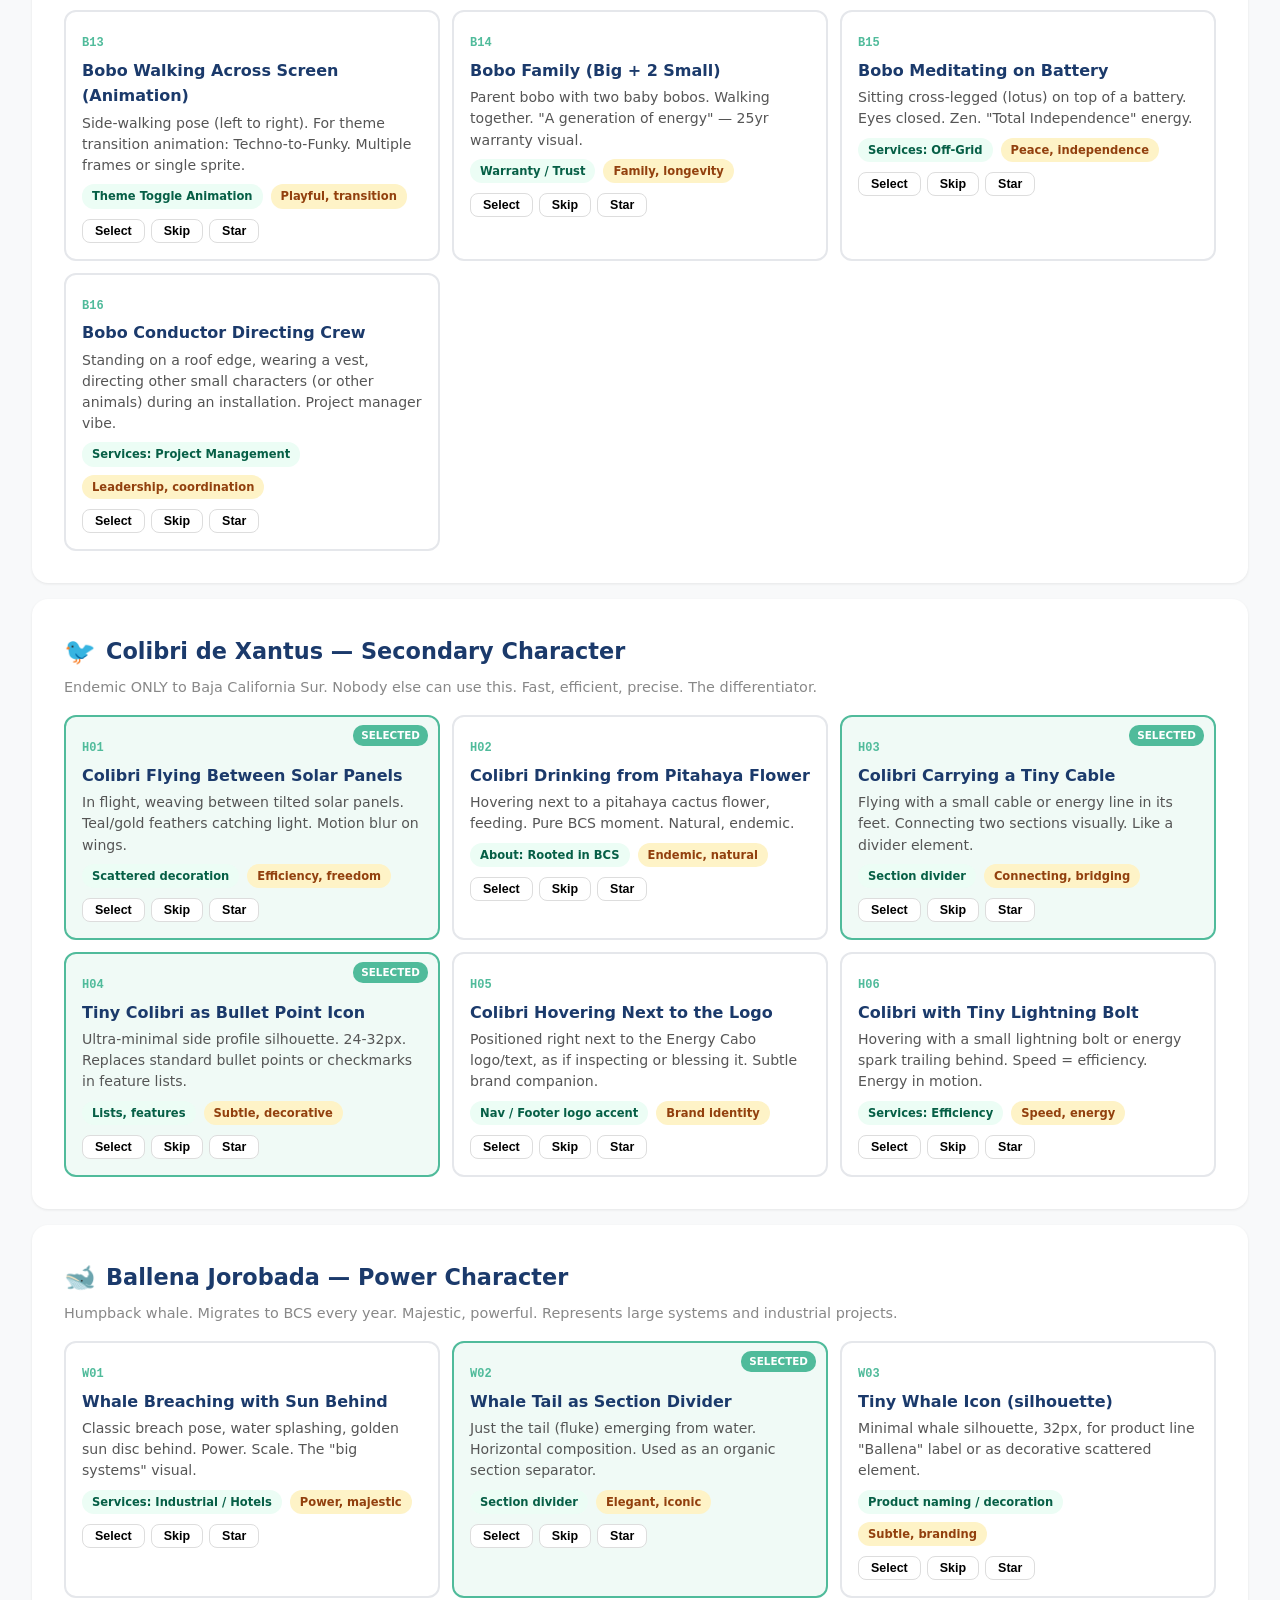
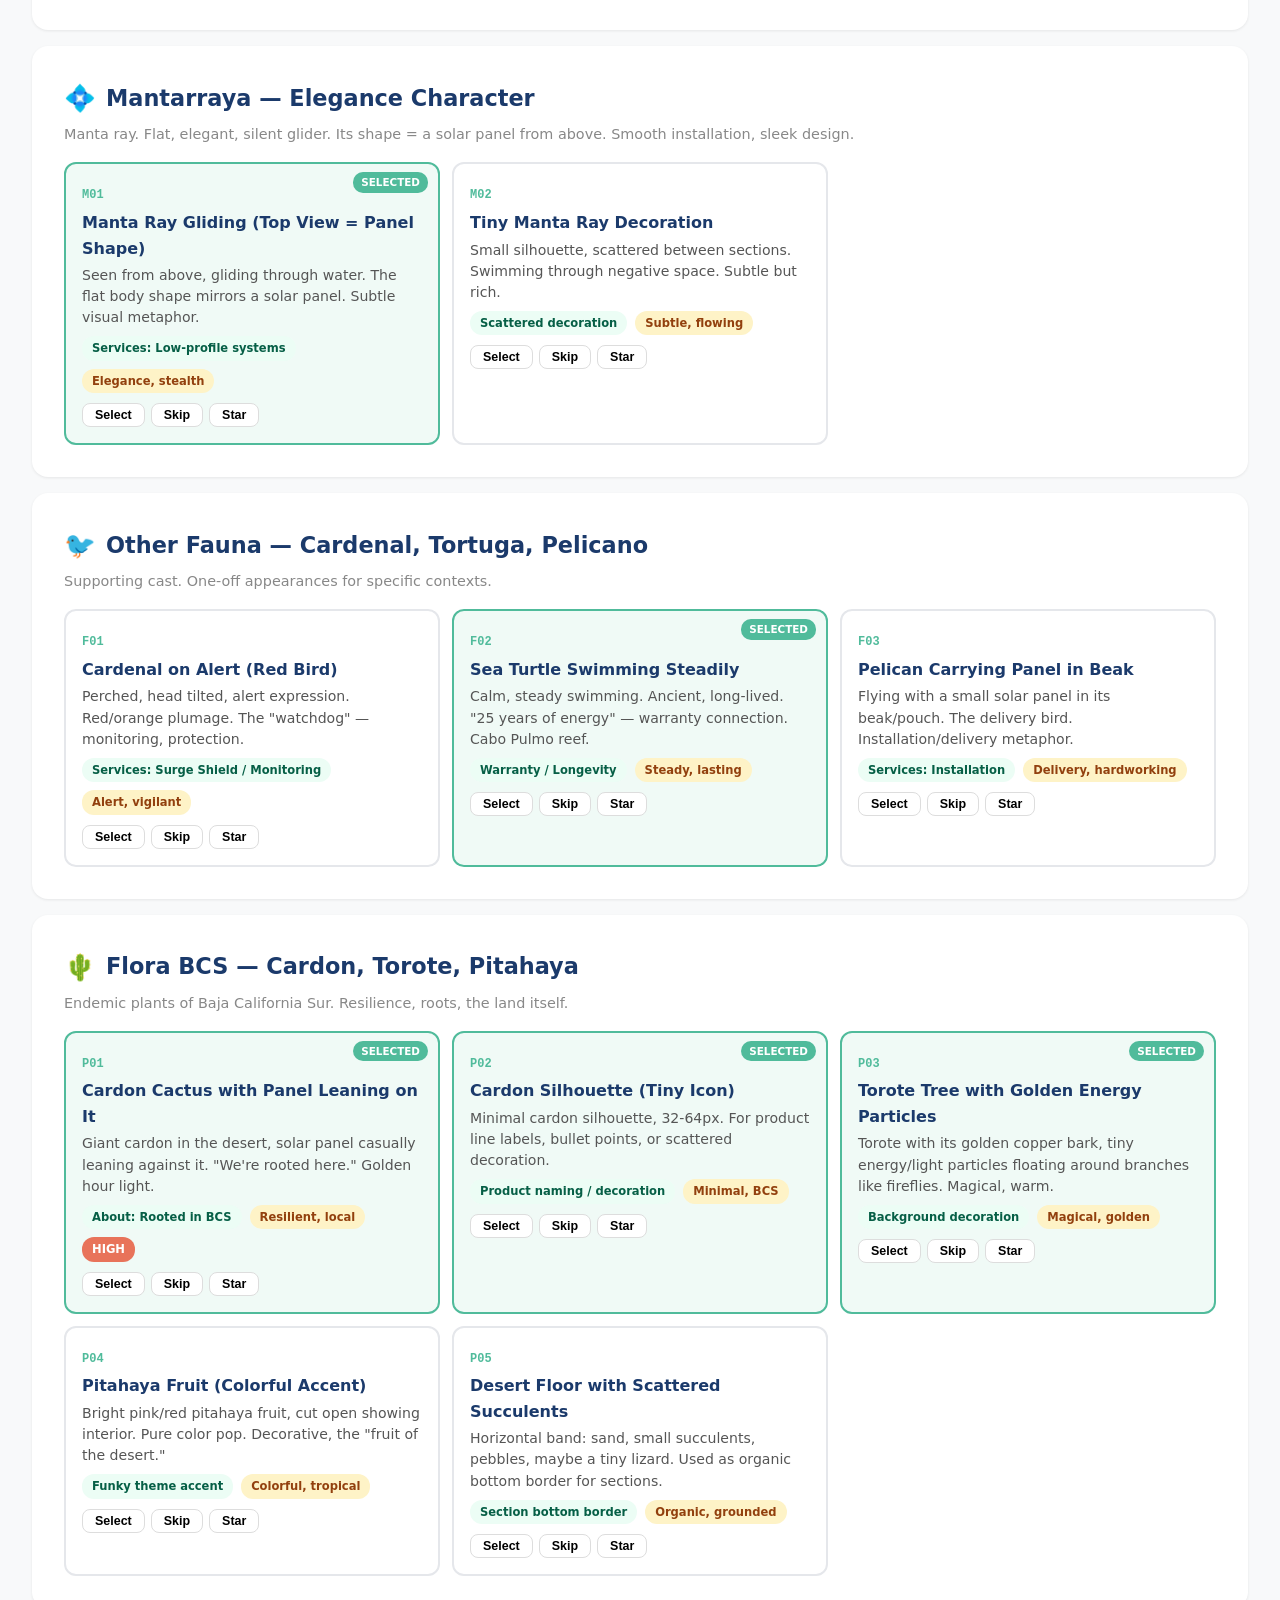
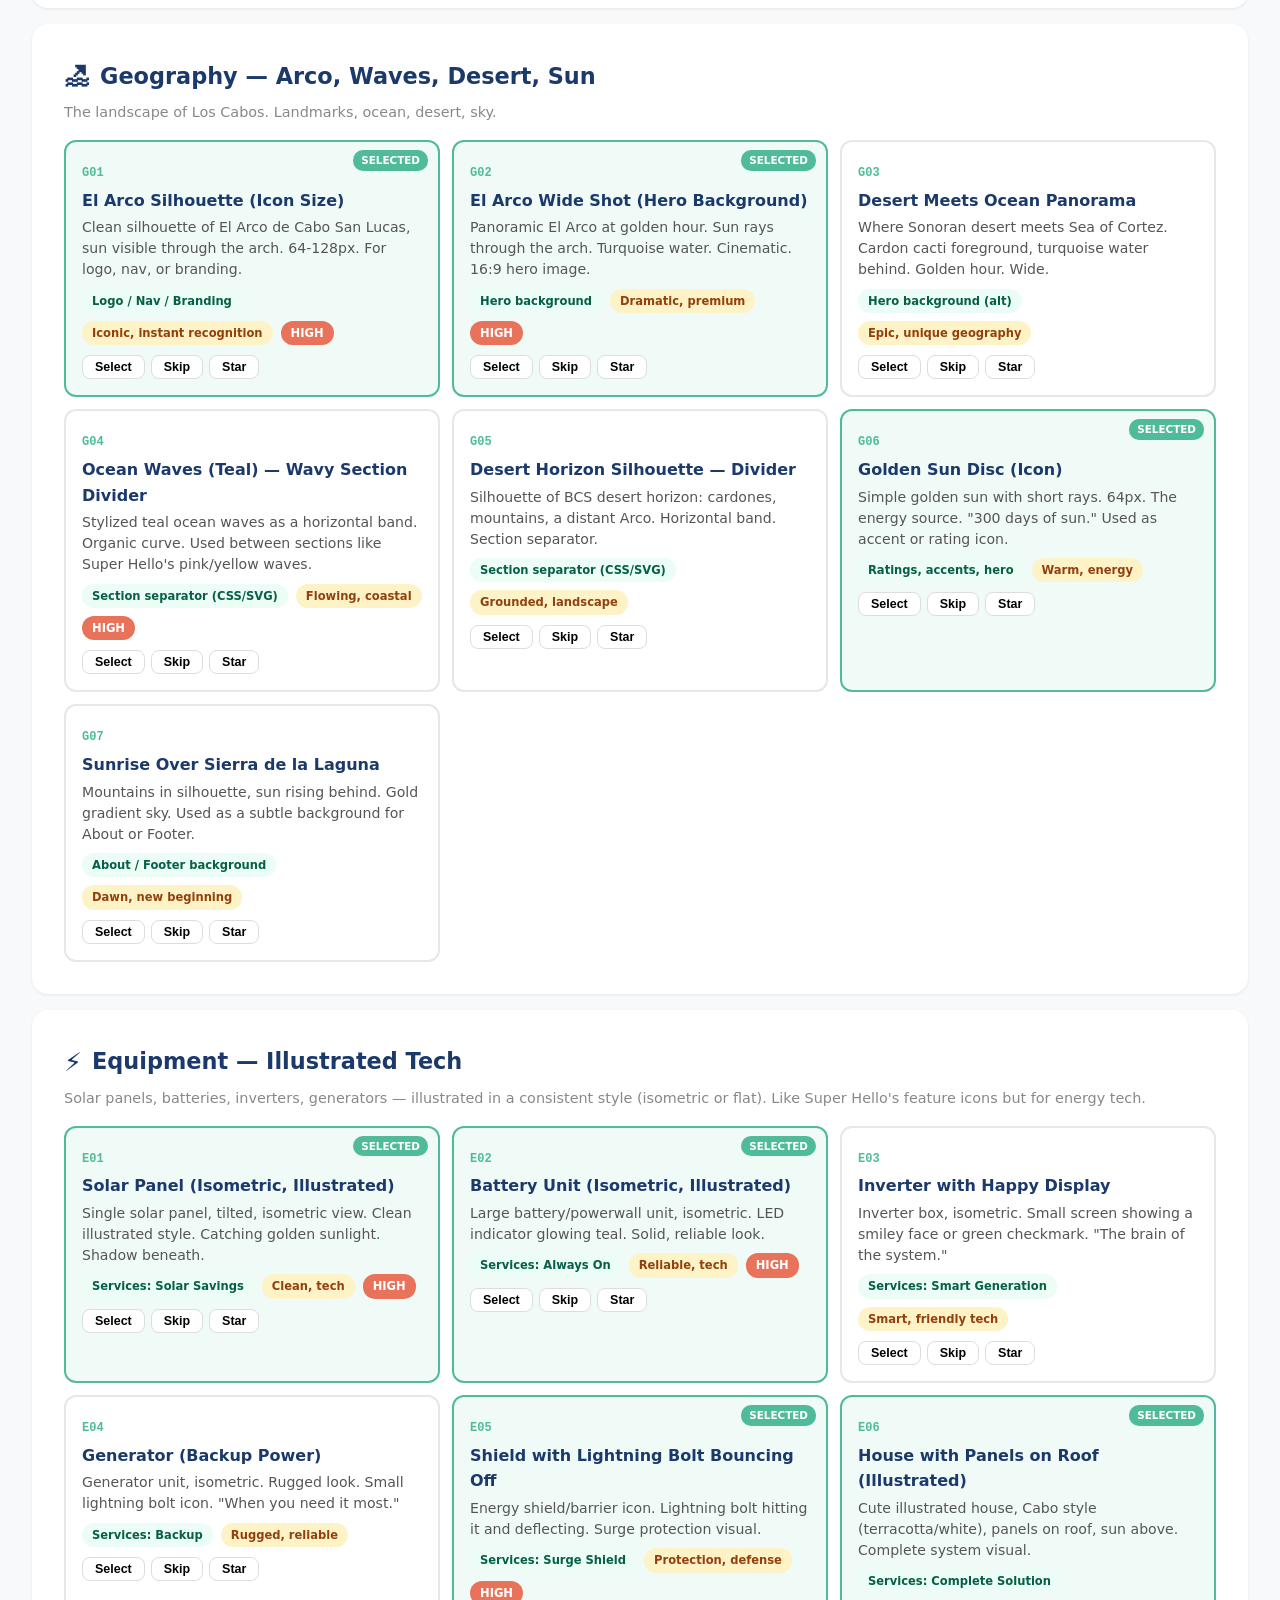
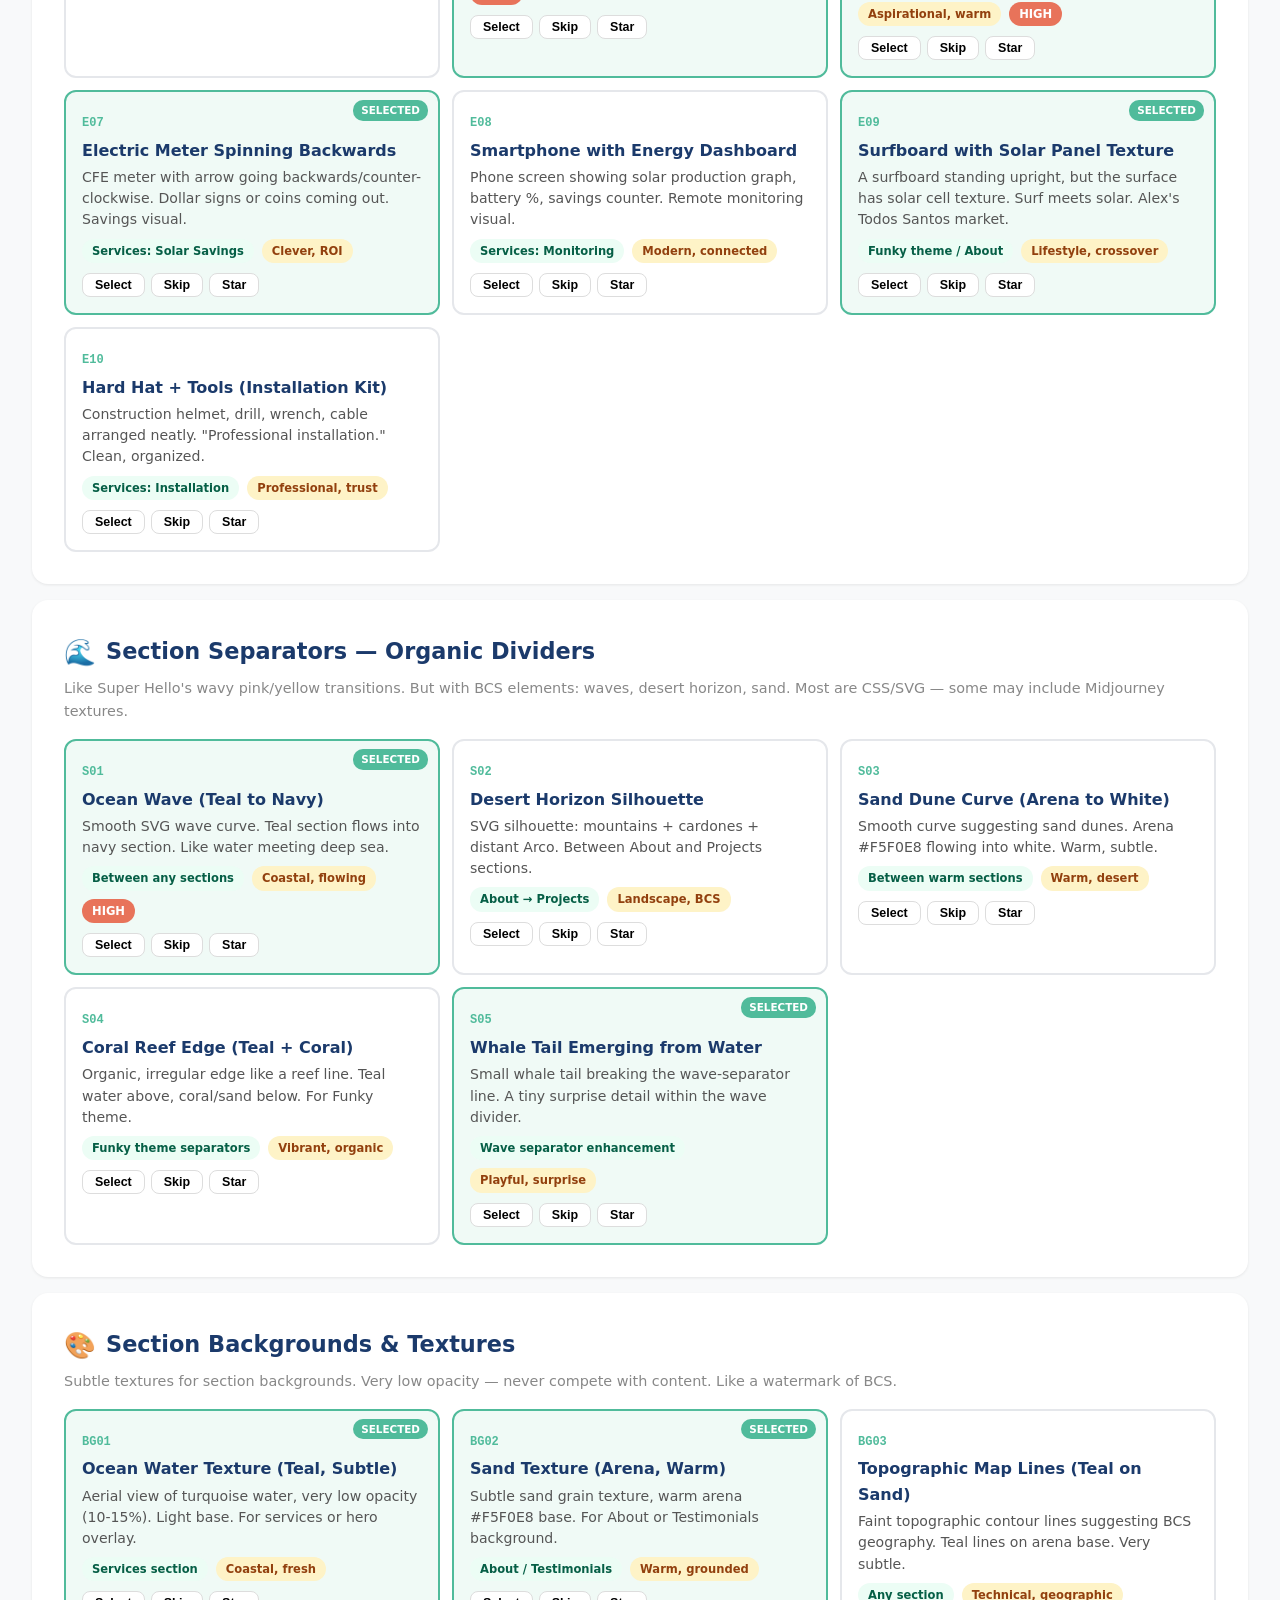
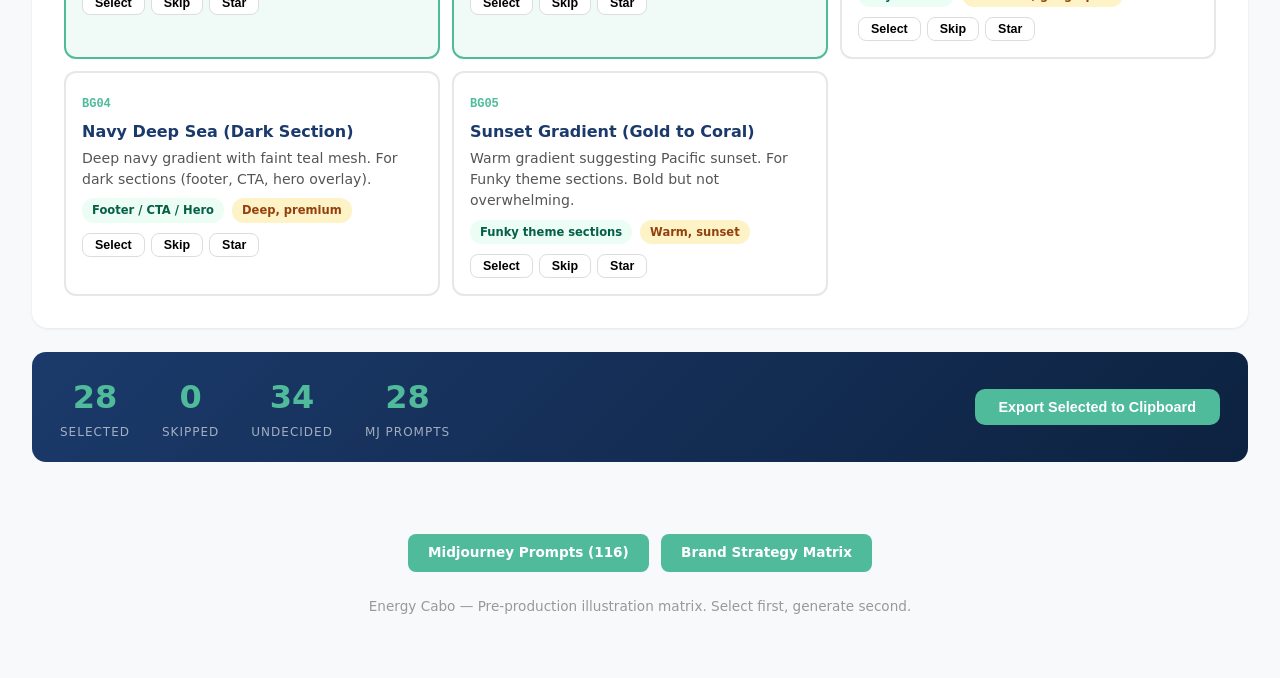
<file: assets/brand/docs/ILLUSTRATIONS.html>
<!DOCTYPE html>
<html lang="en">
<head>
<meta charset="UTF-8">
<meta name="viewport" content="width=device-width, initial-scale=1.0">
<title>Energy Cabo — Illustration & Character Matrix</title>
<style>
  :root { --navy: #1B3A6B; --teal: #50BB9B; --coral: #E8735A; --gold: #D4A855; --sunset: #F28C5A; --arena: #F5F0E8; --sky: #87CEEB; --torote: #C4883A; }
  * { margin: 0; padding: 0; box-sizing: border-box; }
  body { font-family: 'Segoe UI', system-ui, sans-serif; color: #2C3E50; background: #F8F9FA; line-height: 1.6; }
  .container { max-width: 1400px; margin: 0 auto; padding: 0 32px; }

  header { background: linear-gradient(135deg, var(--navy), #0d2240); color: white; padding: 48px 0 72px; position: relative; overflow: hidden; }
  header::after { content: ''; position: absolute; bottom: -30px; left: 0; right: 0; height: 60px; background: #F8F9FA; border-radius: 50% 50% 0 0 / 100% 100% 0 0; }
  header h1 { font-size: 2.2rem; font-weight: 800; }
  header h1 span { color: var(--teal); }
  header .subtitle { opacity: 0.8; margin-top: 8px; font-size: 1.05rem; }
  header .meta { display: flex; gap: 24px; font-size: 0.85rem; opacity: 0.5; margin-top: 16px; }

  .how-to { background: rgba(255,255,255,0.1); border: 1px solid rgba(255,255,255,0.2); border-radius: 12px; padding: 16px 20px; margin-top: 20px; font-size: 0.92rem; line-height: 1.7; }

  /* FILTER BAR */
  .filter-bar { background: white; border-radius: 14px; padding: 16px 24px; margin: 24px 0 8px; box-shadow: 0 1px 3px rgba(0,0,0,0.08); display: flex; align-items: center; gap: 12px; flex-wrap: wrap; position: sticky; top: 0; z-index: 100; }
  .filter-bar label { font-weight: 700; color: var(--navy); font-size: 0.9rem; }
  .filter-btn { padding: 6px 14px; border-radius: 20px; border: 2px solid #e5e7eb; background: white; font-size: 0.82rem; font-weight: 600; cursor: pointer; transition: all 0.2s; }
  .filter-btn:hover { border-color: var(--teal); color: var(--teal); }
  .filter-btn.active { background: var(--navy); color: white; border-color: var(--navy); }
  .filter-btn.active-teal { background: var(--teal); color: white; border-color: var(--teal); }
  .filter-count { background: var(--teal); color: white; padding: 2px 10px; border-radius: 20px; font-size: 0.8rem; font-weight: 700; margin-left: auto; }

  /* SECTIONS */
  section { background: white; border-radius: 16px; padding: 32px; margin: 16px 0; box-shadow: 0 1px 3px rgba(0,0,0,0.08); }
  section h2 { font-size: 1.4rem; font-weight: 800; color: var(--navy); margin-bottom: 4px; display: flex; align-items: center; gap: 10px; }
  section h2 .emoji { font-size: 1.6rem; }
  section .section-desc { font-size: 0.9rem; color: #888; margin-bottom: 16px; }

  /* COMBO CARDS */
  .combo-grid { display: grid; grid-template-columns: repeat(auto-fill, minmax(340px, 1fr)); gap: 12px; }
  .combo-card { border: 2px solid #e5e7eb; border-radius: 12px; padding: 16px; transition: all 0.2s; position: relative; cursor: pointer; }
  .combo-card:hover { border-color: var(--teal); transform: translateY(-2px); box-shadow: 0 4px 12px rgba(0,0,0,0.1); }
  .combo-card.selected { border-color: var(--teal); background: #f0faf6; }
  .combo-card.selected::after { content: 'SELECTED'; position: absolute; top: 8px; right: 10px; background: var(--teal); color: white; font-size: 0.65rem; font-weight: 800; padding: 2px 8px; border-radius: 10px; }
  .combo-card.rejected { opacity: 0.35; border-color: #ddd; }
  .combo-card.rejected::after { content: 'SKIP'; position: absolute; top: 8px; right: 10px; background: #ccc; color: white; font-size: 0.65rem; font-weight: 800; padding: 2px 8px; border-radius: 10px; }

  .combo-id { font-family: monospace; font-size: 0.75rem; color: var(--teal); font-weight: 700; }
  .combo-title { font-weight: 700; font-size: 1rem; color: var(--navy); margin: 4px 0; }
  .combo-pose { font-size: 0.88rem; color: #555; margin-bottom: 8px; line-height: 1.5; }
  .combo-meta { display: flex; gap: 8px; flex-wrap: wrap; }
  .combo-tag { font-size: 0.72rem; font-weight: 600; padding: 3px 10px; border-radius: 12px; }
  .tag-use { background: #EEF2FF; color: #4338CA; }
  .tag-vibe { background: #FEF3C7; color: #92400E; }
  .tag-section { background: #ECFDF5; color: #065F46; }
  .tag-priority { background: var(--coral); color: white; }

  .combo-actions { display: flex; gap: 6px; margin-top: 10px; }
  .combo-actions button { padding: 4px 12px; border-radius: 8px; border: 1px solid #ddd; background: white; font-size: 0.78rem; font-weight: 600; cursor: pointer; transition: all 0.15s; }
  .combo-actions .btn-yes:hover { background: var(--teal); color: white; border-color: var(--teal); }
  .combo-actions .btn-no:hover { background: #eee; color: #999; }
  .combo-actions .btn-star:hover { background: var(--gold); color: white; border-color: var(--gold); }

  /* SUMMARY */
  .summary-bar { background: linear-gradient(135deg, var(--navy), #0d2240); color: white; border-radius: 14px; padding: 20px 28px; margin: 24px 0; display: flex; gap: 32px; align-items: center; flex-wrap: wrap; }
  .summary-stat { text-align: center; }
  .summary-stat .num { font-size: 2rem; font-weight: 900; color: var(--teal); }
  .summary-stat .label { font-size: 0.75rem; opacity: 0.6; text-transform: uppercase; letter-spacing: 1px; }

  .export-btn { background: var(--teal); color: white; border: none; padding: 10px 24px; border-radius: 10px; font-weight: 700; font-size: 0.9rem; cursor: pointer; margin-left: auto; }
  .export-btn:hover { opacity: 0.9; }

  footer { text-align: center; padding: 40px 0 60px; color: #999; font-size: 0.85rem; }
  .back-link { display: inline-block; background: var(--teal); color: white; padding: 8px 20px; border-radius: 8px; text-decoration: none; font-weight: 600; margin: 8px 4px; }
  .back-link:hover { opacity: 0.9; }

  @media (max-width: 768px) {
    header h1 { font-size: 1.6rem; }
    section { padding: 20px; }
    .combo-grid { grid-template-columns: 1fr; }
    .filter-bar { flex-direction: column; align-items: flex-start; }
    .summary-bar { flex-direction: column; gap: 16px; }
  }
</style>
</head>
<body>

<header>
  <div class="container">
    <h1>Energy Cabo — <span>Illustration Matrix</span></h1>
    <p class="subtitle">Every character, pose, and combination for the website. Select the best, skip the rest.</p>
    <div class="meta">
      <span>Pre-production phase</span>
      <span>April 2026</span>
      <span>For Midjourney generation</span>
    </div>
    <div class="how-to">
      <strong>How to use:</strong> Click any card to toggle <strong style="color: var(--teal);">SELECTED</strong> (will generate) or double-click to mark <strong style="color: #999;">SKIP</strong>. Use filters to browse by category. When done selecting, the summary at the bottom shows your generation plan. Click "Export Selected" to get the final Midjourney prompt list.
    </div>
  </div>
</header>

<div class="container">

<!-- FILTER BAR -->
<div class="filter-bar" id="filterBar">
  <label>Filter:</label>
  <button class="filter-btn active" data-filter="all">All</button>
  <button class="filter-btn" data-filter="fauna">Fauna</button>
  <button class="filter-btn" data-filter="flora">Flora</button>
  <button class="filter-btn" data-filter="geography">Geography</button>
  <button class="filter-btn" data-filter="equipment">Equipment</button>
  <button class="filter-btn" data-filter="separator">Separators</button>
  <button class="filter-btn" data-filter="background">Backgrounds</button>
  <span class="filter-count" id="totalCount">0 combos</span>
</div>

<!-- ============================================ -->
<!-- SECTION: BOBO — PRIMARY MASCOT CANDIDATE     -->
<!-- ============================================ -->
<section data-category="fauna">
  <h2><span class="emoji">&#x1F9B6;</span> Bobo de Patas Azules — Primary Mascot</h2>
  <p class="section-desc">The Blue-footed Booby. Teal feet = brand color. Confident, curious, slightly comedic. The strongest mascot candidate.</p>

  <div class="combo-grid">
    <div class="combo-card" data-id="B01">
      <span class="combo-id">B01</span>
      <div class="combo-title">Bobo on Solar Panel, Looking at Horizon</div>
      <div class="combo-pose">Standing proudly on a solar panel, chest out, looking toward the ocean/horizon. Golden hour light. Confident pose.</div>
      <div class="combo-meta">
        <span class="combo-tag tag-section">Hero</span>
        <span class="combo-tag tag-vibe">Confidence, vision</span>
        <span class="combo-tag tag-priority">HIGH</span>
      </div>
      <div class="combo-actions"><button class="btn-yes">Select</button><button class="btn-no">Skip</button><button class="btn-star">Star</button></div>
    </div>

    <div class="combo-card" data-id="B02">
      <span class="combo-id">B02</span>
      <div class="combo-title">Bobo Inspector with Hard Hat + Magnifying Glass</div>
      <div class="combo-pose">Wearing a small construction helmet, holding a magnifying glass, inspecting a solar panel. Serious but cute expression.</div>
      <div class="combo-meta">
        <span class="combo-tag tag-section">Services: Quality</span>
        <span class="combo-tag tag-vibe">Professional + fun</span>
        <span class="combo-tag tag-priority">HIGH</span>
      </div>
      <div class="combo-actions"><button class="btn-yes">Select</button><button class="btn-no">Skip</button><button class="btn-star">Star</button></div>
    </div>

    <div class="combo-card" data-id="B03">
      <span class="combo-id">B03</span>
      <div class="combo-title">Bobo Hugging a Battery</div>
      <div class="combo-pose">Wrapping wings around a large battery unit protectively. Warm expression. The battery has a small heart or happy indicator.</div>
      <div class="combo-meta">
        <span class="combo-tag tag-section">Services: Always On</span>
        <span class="combo-tag tag-vibe">Protection, care</span>
      </div>
      <div class="combo-actions"><button class="btn-yes">Select</button><button class="btn-no">Skip</button><button class="btn-star">Star</button></div>
    </div>

    <div class="combo-card" data-id="B04">
      <span class="combo-id">B04</span>
      <div class="combo-title">Bobo Surfing a Solar Panel</div>
      <div class="combo-pose">Riding a solar panel like a surfboard on a teal wave. Sunglasses on. Big energy. Todos Santos vibe.</div>
      <div class="combo-meta">
        <span class="combo-tag tag-section">Funky Theme Hero</span>
        <span class="combo-tag tag-vibe">Adventure, lifestyle</span>
        <span class="combo-tag tag-priority">HIGH</span>
      </div>
      <div class="combo-actions"><button class="btn-yes">Select</button><button class="btn-no">Skip</button><button class="btn-star">Star</button></div>
    </div>

    <div class="combo-card" data-id="B05">
      <span class="combo-id">B05</span>
      <div class="combo-title">Bobo with Sunglasses + Surfboard</div>
      <div class="combo-pose">Cool stance, surfboard under one wing, sunglasses, casual. Alex energy. Beach background optional.</div>
      <div class="combo-meta">
        <span class="combo-tag tag-section">About / Alex</span>
        <span class="combo-tag tag-vibe">Cool, lifestyle</span>
      </div>
      <div class="combo-actions"><button class="btn-yes">Select</button><button class="btn-no">Skip</button><button class="btn-star">Star</button></div>
    </div>

    <div class="combo-card" data-id="B06">
      <span class="combo-id">B06</span>
      <div class="combo-title">Bobo Pointing at Savings Chart</div>
      <div class="combo-pose">Standing next to a chart/graph with arrow going UP. Pointing at it with wing. Smart expression. Maybe tiny glasses.</div>
      <div class="combo-meta">
        <span class="combo-tag tag-section">Services: Solar Savings</span>
        <span class="combo-tag tag-vibe">Smart, ROI</span>
      </div>
      <div class="combo-actions"><button class="btn-yes">Select</button><button class="btn-no">Skip</button><button class="btn-star">Star</button></div>
    </div>

    <div class="combo-card" data-id="B07">
      <span class="combo-id">B07</span>
      <div class="combo-title">Bobo Sleeping in Hammock</div>
      <div class="combo-pose">Relaxed in a hammock between two palm trees. Solar panel visible on a roof in the background. Zzz floating. Everything works on its own.</div>
      <div class="combo-meta">
        <span class="combo-tag tag-section">Testimonials / Peace of Mind</span>
        <span class="combo-tag tag-vibe">Relax, autopilot</span>
      </div>
      <div class="combo-actions"><button class="btn-yes">Select</button><button class="btn-no">Skip</button><button class="btn-star">Star</button></div>
    </div>

    <div class="combo-card" data-id="B08">
      <span class="combo-id">B08</span>
      <div class="combo-title">Bobo Superhero Blocking Lightning</div>
      <div class="combo-pose">Cape flowing, chest out, one wing raised blocking a lightning bolt/surge. Shield energy. Heroic pose.</div>
      <div class="combo-meta">
        <span class="combo-tag tag-section">Services: Surge Shield</span>
        <span class="combo-tag tag-vibe">Protection, power</span>
        <span class="combo-tag tag-priority">HIGH</span>
      </div>
      <div class="combo-actions"><button class="btn-yes">Select</button><button class="btn-no">Skip</button><button class="btn-star">Star</button></div>
    </div>

    <div class="combo-card" data-id="B09">
      <span class="combo-id">B09</span>
      <div class="combo-title">Tiny Bobo as Quote Marks</div>
      <div class="combo-pose">Two tiny bobos facing each other, acting as opening/closing quotation marks. Minimal, icon-size.</div>
      <div class="combo-meta">
        <span class="combo-tag tag-section">Testimonials decoration</span>
        <span class="combo-tag tag-vibe">Subtle, decorative</span>
      </div>
      <div class="combo-actions"><button class="btn-yes">Select</button><button class="btn-no">Skip</button><button class="btn-star">Star</button></div>
    </div>

    <div class="combo-card" data-id="B10">
      <span class="combo-id">B10</span>
      <div class="combo-title">Bobo Waving Hello</div>
      <div class="combo-pose">Friendly wave with one wing. Welcoming smile. Standing simply. The "greeting" pose.</div>
      <div class="combo-meta">
        <span class="combo-tag tag-section">Contact / CTA</span>
        <span class="combo-tag tag-vibe">Friendly, inviting</span>
      </div>
      <div class="combo-actions"><button class="btn-yes">Select</button><button class="btn-no">Skip</button><button class="btn-star">Star</button></div>
    </div>

    <div class="combo-card" data-id="B11">
      <span class="combo-id">B11</span>
      <div class="combo-title">Bobo Engineer with Blueprint</div>
      <div class="combo-pose">Wearing small glasses, holding a rolled-up blueprint/schematic. Thoughtful pose. Engineering authority.</div>
      <div class="combo-meta">
        <span class="combo-tag tag-section">Services: Engineering</span>
        <span class="combo-tag tag-vibe">Technical, trust</span>
      </div>
      <div class="combo-actions"><button class="btn-yes">Select</button><button class="btn-no">Skip</button><button class="btn-star">Star</button></div>
    </div>

    <div class="combo-card" data-id="B12">
      <span class="combo-id">B12</span>
      <div class="combo-title">Bobo Holding Phone Showing App</div>
      <div class="combo-pose">Holding a smartphone showing an energy monitoring dashboard. "Your energy, on your phone." Modern.</div>
      <div class="combo-meta">
        <span class="combo-tag tag-section">Services: Smart Generation</span>
        <span class="combo-tag tag-vibe">Tech, modern</span>
      </div>
      <div class="combo-actions"><button class="btn-yes">Select</button><button class="btn-no">Skip</button><button class="btn-star">Star</button></div>
    </div>

    <div class="combo-card" data-id="B13">
      <span class="combo-id">B13</span>
      <div class="combo-title">Bobo Walking Across Screen (Animation)</div>
      <div class="combo-pose">Side-walking pose (left to right). For theme transition animation: Techno-to-Funky. Multiple frames or single sprite.</div>
      <div class="combo-meta">
        <span class="combo-tag tag-section">Theme Toggle Animation</span>
        <span class="combo-tag tag-vibe">Playful, transition</span>
      </div>
      <div class="combo-actions"><button class="btn-yes">Select</button><button class="btn-no">Skip</button><button class="btn-star">Star</button></div>
    </div>

    <div class="combo-card" data-id="B14">
      <span class="combo-id">B14</span>
      <div class="combo-title">Bobo Family (Big + 2 Small)</div>
      <div class="combo-pose">Parent bobo with two baby bobos. Walking together. "A generation of energy" — 25yr warranty visual.</div>
      <div class="combo-meta">
        <span class="combo-tag tag-section">Warranty / Trust</span>
        <span class="combo-tag tag-vibe">Family, longevity</span>
      </div>
      <div class="combo-actions"><button class="btn-yes">Select</button><button class="btn-no">Skip</button><button class="btn-star">Star</button></div>
    </div>

    <div class="combo-card" data-id="B15">
      <span class="combo-id">B15</span>
      <div class="combo-title">Bobo Meditating on Battery</div>
      <div class="combo-pose">Sitting cross-legged (lotus) on top of a battery. Eyes closed. Zen. "Total Independence" energy.</div>
      <div class="combo-meta">
        <span class="combo-tag tag-section">Services: Off-Grid</span>
        <span class="combo-tag tag-vibe">Peace, independence</span>
      </div>
      <div class="combo-actions"><button class="btn-yes">Select</button><button class="btn-no">Skip</button><button class="btn-star">Star</button></div>
    </div>

    <div class="combo-card" data-id="B16">
      <span class="combo-id">B16</span>
      <div class="combo-title">Bobo Conductor Directing Crew</div>
      <div class="combo-pose">Standing on a roof edge, wearing a vest, directing other small characters (or other animals) during an installation. Project manager vibe.</div>
      <div class="combo-meta">
        <span class="combo-tag tag-section">Services: Project Management</span>
        <span class="combo-tag tag-vibe">Leadership, coordination</span>
      </div>
      <div class="combo-actions"><button class="btn-yes">Select</button><button class="btn-no">Skip</button><button class="btn-star">Star</button></div>
    </div>
  </div>
</section>

<!-- ============================================ -->
<!-- SECTION: COLIBRI DE XANTUS                   -->
<!-- ============================================ -->
<section data-category="fauna">
  <h2><span class="emoji">&#x1F426;</span> Colibri de Xantus — Secondary Character</h2>
  <p class="section-desc">Endemic ONLY to Baja California Sur. Nobody else can use this. Fast, efficient, precise. The differentiator.</p>

  <div class="combo-grid">
    <div class="combo-card" data-id="H01">
      <span class="combo-id">H01</span>
      <div class="combo-title">Colibri Flying Between Solar Panels</div>
      <div class="combo-pose">In flight, weaving between tilted solar panels. Teal/gold feathers catching light. Motion blur on wings.</div>
      <div class="combo-meta">
        <span class="combo-tag tag-section">Scattered decoration</span>
        <span class="combo-tag tag-vibe">Efficiency, freedom</span>
      </div>
      <div class="combo-actions"><button class="btn-yes">Select</button><button class="btn-no">Skip</button><button class="btn-star">Star</button></div>
    </div>

    <div class="combo-card" data-id="H02">
      <span class="combo-id">H02</span>
      <div class="combo-title">Colibri Drinking from Pitahaya Flower</div>
      <div class="combo-pose">Hovering next to a pitahaya cactus flower, feeding. Pure BCS moment. Natural, endemic.</div>
      <div class="combo-meta">
        <span class="combo-tag tag-section">About: Rooted in BCS</span>
        <span class="combo-tag tag-vibe">Endemic, natural</span>
      </div>
      <div class="combo-actions"><button class="btn-yes">Select</button><button class="btn-no">Skip</button><button class="btn-star">Star</button></div>
    </div>

    <div class="combo-card" data-id="H03">
      <span class="combo-id">H03</span>
      <div class="combo-title">Colibri Carrying a Tiny Cable</div>
      <div class="combo-pose">Flying with a small cable or energy line in its feet. Connecting two sections visually. Like a divider element.</div>
      <div class="combo-meta">
        <span class="combo-tag tag-section">Section divider</span>
        <span class="combo-tag tag-vibe">Connecting, bridging</span>
      </div>
      <div class="combo-actions"><button class="btn-yes">Select</button><button class="btn-no">Skip</button><button class="btn-star">Star</button></div>
    </div>

    <div class="combo-card" data-id="H04">
      <span class="combo-id">H04</span>
      <div class="combo-title">Tiny Colibri as Bullet Point Icon</div>
      <div class="combo-pose">Ultra-minimal side profile silhouette. 24-32px. Replaces standard bullet points or checkmarks in feature lists.</div>
      <div class="combo-meta">
        <span class="combo-tag tag-section">Lists, features</span>
        <span class="combo-tag tag-vibe">Subtle, decorative</span>
      </div>
      <div class="combo-actions"><button class="btn-yes">Select</button><button class="btn-no">Skip</button><button class="btn-star">Star</button></div>
    </div>

    <div class="combo-card" data-id="H05">
      <span class="combo-id">H05</span>
      <div class="combo-title">Colibri Hovering Next to the Logo</div>
      <div class="combo-pose">Positioned right next to the Energy Cabo logo/text, as if inspecting or blessing it. Subtle brand companion.</div>
      <div class="combo-meta">
        <span class="combo-tag tag-section">Nav / Footer logo accent</span>
        <span class="combo-tag tag-vibe">Brand identity</span>
      </div>
      <div class="combo-actions"><button class="btn-yes">Select</button><button class="btn-no">Skip</button><button class="btn-star">Star</button></div>
    </div>

    <div class="combo-card" data-id="H06">
      <span class="combo-id">H06</span>
      <div class="combo-title">Colibri with Tiny Lightning Bolt</div>
      <div class="combo-pose">Hovering with a small lightning bolt or energy spark trailing behind. Speed = efficiency. Energy in motion.</div>
      <div class="combo-meta">
        <span class="combo-tag tag-section">Services: Efficiency</span>
        <span class="combo-tag tag-vibe">Speed, energy</span>
      </div>
      <div class="combo-actions"><button class="btn-yes">Select</button><button class="btn-no">Skip</button><button class="btn-star">Star</button></div>
    </div>
  </div>
</section>

<!-- ============================================ -->
<!-- SECTION: BALLENA                              -->
<!-- ============================================ -->
<section data-category="fauna">
  <h2><span class="emoji">&#x1F40B;</span> Ballena Jorobada — Power Character</h2>
  <p class="section-desc">Humpback whale. Migrates to BCS every year. Majestic, powerful. Represents large systems and industrial projects.</p>

  <div class="combo-grid">
    <div class="combo-card" data-id="W01">
      <span class="combo-id">W01</span>
      <div class="combo-title">Whale Breaching with Sun Behind</div>
      <div class="combo-pose">Classic breach pose, water splashing, golden sun disc behind. Power. Scale. The "big systems" visual.</div>
      <div class="combo-meta">
        <span class="combo-tag tag-section">Services: Industrial / Hotels</span>
        <span class="combo-tag tag-vibe">Power, majestic</span>
      </div>
      <div class="combo-actions"><button class="btn-yes">Select</button><button class="btn-no">Skip</button><button class="btn-star">Star</button></div>
    </div>

    <div class="combo-card" data-id="W02">
      <span class="combo-id">W02</span>
      <div class="combo-title">Whale Tail as Section Divider</div>
      <div class="combo-pose">Just the tail (fluke) emerging from water. Horizontal composition. Used as an organic section separator.</div>
      <div class="combo-meta">
        <span class="combo-tag tag-section">Section divider</span>
        <span class="combo-tag tag-vibe">Elegant, iconic</span>
      </div>
      <div class="combo-actions"><button class="btn-yes">Select</button><button class="btn-no">Skip</button><button class="btn-star">Star</button></div>
    </div>

    <div class="combo-card" data-id="W03">
      <span class="combo-id">W03</span>
      <div class="combo-title">Tiny Whale Icon (silhouette)</div>
      <div class="combo-pose">Minimal whale silhouette, 32px, for product line "Ballena" label or as decorative scattered element.</div>
      <div class="combo-meta">
        <span class="combo-tag tag-section">Product naming / decoration</span>
        <span class="combo-tag tag-vibe">Subtle, branding</span>
      </div>
      <div class="combo-actions"><button class="btn-yes">Select</button><button class="btn-no">Skip</button><button class="btn-star">Star</button></div>
    </div>
  </div>
</section>

<!-- ============================================ -->
<!-- SECTION: MANTARRAYA                           -->
<!-- ============================================ -->
<section data-category="fauna">
  <h2><span class="emoji">&#x1F4A0;</span> Mantarraya — Elegance Character</h2>
  <p class="section-desc">Manta ray. Flat, elegant, silent glider. Its shape = a solar panel from above. Smooth installation, sleek design.</p>

  <div class="combo-grid">
    <div class="combo-card" data-id="M01">
      <span class="combo-id">M01</span>
      <div class="combo-title">Manta Ray Gliding (Top View = Panel Shape)</div>
      <div class="combo-pose">Seen from above, gliding through water. The flat body shape mirrors a solar panel. Subtle visual metaphor.</div>
      <div class="combo-meta">
        <span class="combo-tag tag-section">Services: Low-profile systems</span>
        <span class="combo-tag tag-vibe">Elegance, stealth</span>
      </div>
      <div class="combo-actions"><button class="btn-yes">Select</button><button class="btn-no">Skip</button><button class="btn-star">Star</button></div>
    </div>

    <div class="combo-card" data-id="M02">
      <span class="combo-id">M02</span>
      <div class="combo-title">Tiny Manta Ray Decoration</div>
      <div class="combo-pose">Small silhouette, scattered between sections. Swimming through negative space. Subtle but rich.</div>
      <div class="combo-meta">
        <span class="combo-tag tag-section">Scattered decoration</span>
        <span class="combo-tag tag-vibe">Subtle, flowing</span>
      </div>
      <div class="combo-actions"><button class="btn-yes">Select</button><button class="btn-no">Skip</button><button class="btn-star">Star</button></div>
    </div>
  </div>
</section>

<!-- ============================================ -->
<!-- SECTION: CARDENAL + TORTUGA + PELICANO        -->
<!-- ============================================ -->
<section data-category="fauna">
  <h2><span class="emoji">&#x1F426;</span> Other Fauna — Cardenal, Tortuga, Pelicano</h2>
  <p class="section-desc">Supporting cast. One-off appearances for specific contexts.</p>

  <div class="combo-grid">
    <div class="combo-card" data-id="F01">
      <span class="combo-id">F01</span>
      <div class="combo-title">Cardenal on Alert (Red Bird)</div>
      <div class="combo-pose">Perched, head tilted, alert expression. Red/orange plumage. The "watchdog" — monitoring, protection.</div>
      <div class="combo-meta">
        <span class="combo-tag tag-section">Services: Surge Shield / Monitoring</span>
        <span class="combo-tag tag-vibe">Alert, vigilant</span>
      </div>
      <div class="combo-actions"><button class="btn-yes">Select</button><button class="btn-no">Skip</button><button class="btn-star">Star</button></div>
    </div>

    <div class="combo-card" data-id="F02">
      <span class="combo-id">F02</span>
      <div class="combo-title">Sea Turtle Swimming Steadily</div>
      <div class="combo-pose">Calm, steady swimming. Ancient, long-lived. "25 years of energy" — warranty connection. Cabo Pulmo reef.</div>
      <div class="combo-meta">
        <span class="combo-tag tag-section">Warranty / Longevity</span>
        <span class="combo-tag tag-vibe">Steady, lasting</span>
      </div>
      <div class="combo-actions"><button class="btn-yes">Select</button><button class="btn-no">Skip</button><button class="btn-star">Star</button></div>
    </div>

    <div class="combo-card" data-id="F03">
      <span class="combo-id">F03</span>
      <div class="combo-title">Pelican Carrying Panel in Beak</div>
      <div class="combo-pose">Flying with a small solar panel in its beak/pouch. The delivery bird. Installation/delivery metaphor.</div>
      <div class="combo-meta">
        <span class="combo-tag tag-section">Services: Installation</span>
        <span class="combo-tag tag-vibe">Delivery, hardworking</span>
      </div>
      <div class="combo-actions"><button class="btn-yes">Select</button><button class="btn-no">Skip</button><button class="btn-star">Star</button></div>
    </div>
  </div>
</section>

<!-- ============================================ -->
<!-- SECTION: FLORA                                -->
<!-- ============================================ -->
<section data-category="flora">
  <h2><span class="emoji">&#x1F335;</span> Flora BCS — Cardon, Torote, Pitahaya</h2>
  <p class="section-desc">Endemic plants of Baja California Sur. Resilience, roots, the land itself.</p>

  <div class="combo-grid">
    <div class="combo-card" data-id="P01">
      <span class="combo-id">P01</span>
      <div class="combo-title">Cardon Cactus with Panel Leaning on It</div>
      <div class="combo-pose">Giant cardon in the desert, solar panel casually leaning against it. "We're rooted here." Golden hour light.</div>
      <div class="combo-meta">
        <span class="combo-tag tag-section">About: Rooted in BCS</span>
        <span class="combo-tag tag-vibe">Resilient, local</span>
        <span class="combo-tag tag-priority">HIGH</span>
      </div>
      <div class="combo-actions"><button class="btn-yes">Select</button><button class="btn-no">Skip</button><button class="btn-star">Star</button></div>
    </div>

    <div class="combo-card" data-id="P02">
      <span class="combo-id">P02</span>
      <div class="combo-title">Cardon Silhouette (Tiny Icon)</div>
      <div class="combo-pose">Minimal cardon silhouette, 32-64px. For product line labels, bullet points, or scattered decoration.</div>
      <div class="combo-meta">
        <span class="combo-tag tag-section">Product naming / decoration</span>
        <span class="combo-tag tag-vibe">Minimal, BCS</span>
      </div>
      <div class="combo-actions"><button class="btn-yes">Select</button><button class="btn-no">Skip</button><button class="btn-star">Star</button></div>
    </div>

    <div class="combo-card" data-id="P03">
      <span class="combo-id">P03</span>
      <div class="combo-title">Torote Tree with Golden Energy Particles</div>
      <div class="combo-pose">Torote with its golden copper bark, tiny energy/light particles floating around branches like fireflies. Magical, warm.</div>
      <div class="combo-meta">
        <span class="combo-tag tag-section">Background decoration</span>
        <span class="combo-tag tag-vibe">Magical, golden</span>
      </div>
      <div class="combo-actions"><button class="btn-yes">Select</button><button class="btn-no">Skip</button><button class="btn-star">Star</button></div>
    </div>

    <div class="combo-card" data-id="P04">
      <span class="combo-id">P04</span>
      <div class="combo-title">Pitahaya Fruit (Colorful Accent)</div>
      <div class="combo-pose">Bright pink/red pitahaya fruit, cut open showing interior. Pure color pop. Decorative, the "fruit of the desert."</div>
      <div class="combo-meta">
        <span class="combo-tag tag-section">Funky theme accent</span>
        <span class="combo-tag tag-vibe">Colorful, tropical</span>
      </div>
      <div class="combo-actions"><button class="btn-yes">Select</button><button class="btn-no">Skip</button><button class="btn-star">Star</button></div>
    </div>

    <div class="combo-card" data-id="P05">
      <span class="combo-id">P05</span>
      <div class="combo-title">Desert Floor with Scattered Succulents</div>
      <div class="combo-pose">Horizontal band: sand, small succulents, pebbles, maybe a tiny lizard. Used as organic bottom border for sections.</div>
      <div class="combo-meta">
        <span class="combo-tag tag-section">Section bottom border</span>
        <span class="combo-tag tag-vibe">Organic, grounded</span>
      </div>
      <div class="combo-actions"><button class="btn-yes">Select</button><button class="btn-no">Skip</button><button class="btn-star">Star</button></div>
    </div>
  </div>
</section>

<!-- ============================================ -->
<!-- SECTION: GEOGRAPHY                            -->
<!-- ============================================ -->
<section data-category="geography">
  <h2><span class="emoji">&#x1F3D6;</span> Geography — Arco, Waves, Desert, Sun</h2>
  <p class="section-desc">The landscape of Los Cabos. Landmarks, ocean, desert, sky.</p>

  <div class="combo-grid">
    <div class="combo-card" data-id="G01">
      <span class="combo-id">G01</span>
      <div class="combo-title">El Arco Silhouette (Icon Size)</div>
      <div class="combo-pose">Clean silhouette of El Arco de Cabo San Lucas, sun visible through the arch. 64-128px. For logo, nav, or branding.</div>
      <div class="combo-meta">
        <span class="combo-tag tag-section">Logo / Nav / Branding</span>
        <span class="combo-tag tag-vibe">Iconic, instant recognition</span>
        <span class="combo-tag tag-priority">HIGH</span>
      </div>
      <div class="combo-actions"><button class="btn-yes">Select</button><button class="btn-no">Skip</button><button class="btn-star">Star</button></div>
    </div>

    <div class="combo-card" data-id="G02">
      <span class="combo-id">G02</span>
      <div class="combo-title">El Arco Wide Shot (Hero Background)</div>
      <div class="combo-pose">Panoramic El Arco at golden hour. Sun rays through the arch. Turquoise water. Cinematic. 16:9 hero image.</div>
      <div class="combo-meta">
        <span class="combo-tag tag-section">Hero background</span>
        <span class="combo-tag tag-vibe">Dramatic, premium</span>
        <span class="combo-tag tag-priority">HIGH</span>
      </div>
      <div class="combo-actions"><button class="btn-yes">Select</button><button class="btn-no">Skip</button><button class="btn-star">Star</button></div>
    </div>

    <div class="combo-card" data-id="G03">
      <span class="combo-id">G03</span>
      <div class="combo-title">Desert Meets Ocean Panorama</div>
      <div class="combo-pose">Where Sonoran desert meets Sea of Cortez. Cardon cacti foreground, turquoise water behind. Golden hour. Wide.</div>
      <div class="combo-meta">
        <span class="combo-tag tag-section">Hero background (alt)</span>
        <span class="combo-tag tag-vibe">Epic, unique geography</span>
      </div>
      <div class="combo-actions"><button class="btn-yes">Select</button><button class="btn-no">Skip</button><button class="btn-star">Star</button></div>
    </div>

    <div class="combo-card" data-id="G04">
      <span class="combo-id">G04</span>
      <div class="combo-title">Ocean Waves (Teal) — Wavy Section Divider</div>
      <div class="combo-pose">Stylized teal ocean waves as a horizontal band. Organic curve. Used between sections like Super Hello's pink/yellow waves.</div>
      <div class="combo-meta">
        <span class="combo-tag tag-section">Section separator (CSS/SVG)</span>
        <span class="combo-tag tag-vibe">Flowing, coastal</span>
        <span class="combo-tag tag-priority">HIGH</span>
      </div>
      <div class="combo-actions"><button class="btn-yes">Select</button><button class="btn-no">Skip</button><button class="btn-star">Star</button></div>
    </div>

    <div class="combo-card" data-id="G05">
      <span class="combo-id">G05</span>
      <div class="combo-title">Desert Horizon Silhouette — Divider</div>
      <div class="combo-pose">Silhouette of BCS desert horizon: cardones, mountains, a distant Arco. Horizontal band. Section separator.</div>
      <div class="combo-meta">
        <span class="combo-tag tag-section">Section separator (CSS/SVG)</span>
        <span class="combo-tag tag-vibe">Grounded, landscape</span>
      </div>
      <div class="combo-actions"><button class="btn-yes">Select</button><button class="btn-no">Skip</button><button class="btn-star">Star</button></div>
    </div>

    <div class="combo-card" data-id="G06">
      <span class="combo-id">G06</span>
      <div class="combo-title">Golden Sun Disc (Icon)</div>
      <div class="combo-pose">Simple golden sun with short rays. 64px. The energy source. "300 days of sun." Used as accent or rating icon.</div>
      <div class="combo-meta">
        <span class="combo-tag tag-section">Ratings, accents, hero</span>
        <span class="combo-tag tag-vibe">Warm, energy</span>
      </div>
      <div class="combo-actions"><button class="btn-yes">Select</button><button class="btn-no">Skip</button><button class="btn-star">Star</button></div>
    </div>

    <div class="combo-card" data-id="G07">
      <span class="combo-id">G07</span>
      <div class="combo-title">Sunrise Over Sierra de la Laguna</div>
      <div class="combo-pose">Mountains in silhouette, sun rising behind. Gold gradient sky. Used as a subtle background for About or Footer.</div>
      <div class="combo-meta">
        <span class="combo-tag tag-section">About / Footer background</span>
        <span class="combo-tag tag-vibe">Dawn, new beginning</span>
      </div>
      <div class="combo-actions"><button class="btn-yes">Select</button><button class="btn-no">Skip</button><button class="btn-star">Star</button></div>
    </div>
  </div>
</section>

<!-- ============================================ -->
<!-- SECTION: EQUIPMENT                            -->
<!-- ============================================ -->
<section data-category="equipment">
  <h2><span class="emoji">&#x26A1;</span> Equipment — Illustrated Tech</h2>
  <p class="section-desc">Solar panels, batteries, inverters, generators — illustrated in a consistent style (isometric or flat). Like Super Hello's feature icons but for energy tech.</p>

  <div class="combo-grid">
    <div class="combo-card" data-id="E01">
      <span class="combo-id">E01</span>
      <div class="combo-title">Solar Panel (Isometric, Illustrated)</div>
      <div class="combo-pose">Single solar panel, tilted, isometric view. Clean illustrated style. Catching golden sunlight. Shadow beneath.</div>
      <div class="combo-meta">
        <span class="combo-tag tag-section">Services: Solar Savings</span>
        <span class="combo-tag tag-vibe">Clean, tech</span>
        <span class="combo-tag tag-priority">HIGH</span>
      </div>
      <div class="combo-actions"><button class="btn-yes">Select</button><button class="btn-no">Skip</button><button class="btn-star">Star</button></div>
    </div>

    <div class="combo-card" data-id="E02">
      <span class="combo-id">E02</span>
      <div class="combo-title">Battery Unit (Isometric, Illustrated)</div>
      <div class="combo-pose">Large battery/powerwall unit, isometric. LED indicator glowing teal. Solid, reliable look.</div>
      <div class="combo-meta">
        <span class="combo-tag tag-section">Services: Always On</span>
        <span class="combo-tag tag-vibe">Reliable, tech</span>
        <span class="combo-tag tag-priority">HIGH</span>
      </div>
      <div class="combo-actions"><button class="btn-yes">Select</button><button class="btn-no">Skip</button><button class="btn-star">Star</button></div>
    </div>

    <div class="combo-card" data-id="E03">
      <span class="combo-id">E03</span>
      <div class="combo-title">Inverter with Happy Display</div>
      <div class="combo-pose">Inverter box, isometric. Small screen showing a smiley face or green checkmark. "The brain of the system."</div>
      <div class="combo-meta">
        <span class="combo-tag tag-section">Services: Smart Generation</span>
        <span class="combo-tag tag-vibe">Smart, friendly tech</span>
      </div>
      <div class="combo-actions"><button class="btn-yes">Select</button><button class="btn-no">Skip</button><button class="btn-star">Star</button></div>
    </div>

    <div class="combo-card" data-id="E04">
      <span class="combo-id">E04</span>
      <div class="combo-title">Generator (Backup Power)</div>
      <div class="combo-pose">Generator unit, isometric. Rugged look. Small lightning bolt icon. "When you need it most."</div>
      <div class="combo-meta">
        <span class="combo-tag tag-section">Services: Backup</span>
        <span class="combo-tag tag-vibe">Rugged, reliable</span>
      </div>
      <div class="combo-actions"><button class="btn-yes">Select</button><button class="btn-no">Skip</button><button class="btn-star">Star</button></div>
    </div>

    <div class="combo-card" data-id="E05">
      <span class="combo-id">E05</span>
      <div class="combo-title">Shield with Lightning Bolt Bouncing Off</div>
      <div class="combo-pose">Energy shield/barrier icon. Lightning bolt hitting it and deflecting. Surge protection visual.</div>
      <div class="combo-meta">
        <span class="combo-tag tag-section">Services: Surge Shield</span>
        <span class="combo-tag tag-vibe">Protection, defense</span>
        <span class="combo-tag tag-priority">HIGH</span>
      </div>
      <div class="combo-actions"><button class="btn-yes">Select</button><button class="btn-no">Skip</button><button class="btn-star">Star</button></div>
    </div>

    <div class="combo-card" data-id="E06">
      <span class="combo-id">E06</span>
      <div class="combo-title">House with Panels on Roof (Illustrated)</div>
      <div class="combo-pose">Cute illustrated house, Cabo style (terracotta/white), panels on roof, sun above. Complete system visual.</div>
      <div class="combo-meta">
        <span class="combo-tag tag-section">Services: Complete Solution</span>
        <span class="combo-tag tag-vibe">Aspirational, warm</span>
        <span class="combo-tag tag-priority">HIGH</span>
      </div>
      <div class="combo-actions"><button class="btn-yes">Select</button><button class="btn-no">Skip</button><button class="btn-star">Star</button></div>
    </div>

    <div class="combo-card" data-id="E07">
      <span class="combo-id">E07</span>
      <div class="combo-title">Electric Meter Spinning Backwards</div>
      <div class="combo-pose">CFE meter with arrow going backwards/counter-clockwise. Dollar signs or coins coming out. Savings visual.</div>
      <div class="combo-meta">
        <span class="combo-tag tag-section">Services: Solar Savings</span>
        <span class="combo-tag tag-vibe">Clever, ROI</span>
      </div>
      <div class="combo-actions"><button class="btn-yes">Select</button><button class="btn-no">Skip</button><button class="btn-star">Star</button></div>
    </div>

    <div class="combo-card" data-id="E08">
      <span class="combo-id">E08</span>
      <div class="combo-title">Smartphone with Energy Dashboard</div>
      <div class="combo-pose">Phone screen showing solar production graph, battery %, savings counter. Remote monitoring visual.</div>
      <div class="combo-meta">
        <span class="combo-tag tag-section">Services: Monitoring</span>
        <span class="combo-tag tag-vibe">Modern, connected</span>
      </div>
      <div class="combo-actions"><button class="btn-yes">Select</button><button class="btn-no">Skip</button><button class="btn-star">Star</button></div>
    </div>

    <div class="combo-card" data-id="E09">
      <span class="combo-id">E09</span>
      <div class="combo-title">Surfboard with Solar Panel Texture</div>
      <div class="combo-pose">A surfboard standing upright, but the surface has solar cell texture. Surf meets solar. Alex's Todos Santos market.</div>
      <div class="combo-meta">
        <span class="combo-tag tag-section">Funky theme / About</span>
        <span class="combo-tag tag-vibe">Lifestyle, crossover</span>
      </div>
      <div class="combo-actions"><button class="btn-yes">Select</button><button class="btn-no">Skip</button><button class="btn-star">Star</button></div>
    </div>

    <div class="combo-card" data-id="E10">
      <span class="combo-id">E10</span>
      <div class="combo-title">Hard Hat + Tools (Installation Kit)</div>
      <div class="combo-pose">Construction helmet, drill, wrench, cable arranged neatly. "Professional installation." Clean, organized.</div>
      <div class="combo-meta">
        <span class="combo-tag tag-section">Services: Installation</span>
        <span class="combo-tag tag-vibe">Professional, trust</span>
      </div>
      <div class="combo-actions"><button class="btn-yes">Select</button><button class="btn-no">Skip</button><button class="btn-star">Star</button></div>
    </div>
  </div>
</section>

<!-- ============================================ -->
<!-- SECTION: SEPARATORS                           -->
<!-- ============================================ -->
<section data-category="separator">
  <h2><span class="emoji">&#x1F30A;</span> Section Separators — Organic Dividers</h2>
  <p class="section-desc">Like Super Hello's wavy pink/yellow transitions. But with BCS elements: waves, desert horizon, sand. Most are CSS/SVG — some may include Midjourney textures.</p>

  <div class="combo-grid">
    <div class="combo-card" data-id="S01">
      <span class="combo-id">S01</span>
      <div class="combo-title">Ocean Wave (Teal to Navy)</div>
      <div class="combo-pose">Smooth SVG wave curve. Teal section flows into navy section. Like water meeting deep sea.</div>
      <div class="combo-meta">
        <span class="combo-tag tag-section">Between any sections</span>
        <span class="combo-tag tag-vibe">Coastal, flowing</span>
        <span class="combo-tag tag-priority">HIGH</span>
      </div>
      <div class="combo-actions"><button class="btn-yes">Select</button><button class="btn-no">Skip</button><button class="btn-star">Star</button></div>
    </div>

    <div class="combo-card" data-id="S02">
      <span class="combo-id">S02</span>
      <div class="combo-title">Desert Horizon Silhouette</div>
      <div class="combo-pose">SVG silhouette: mountains + cardones + distant Arco. Between About and Projects sections.</div>
      <div class="combo-meta">
        <span class="combo-tag tag-section">About → Projects</span>
        <span class="combo-tag tag-vibe">Landscape, BCS</span>
      </div>
      <div class="combo-actions"><button class="btn-yes">Select</button><button class="btn-no">Skip</button><button class="btn-star">Star</button></div>
    </div>

    <div class="combo-card" data-id="S03">
      <span class="combo-id">S03</span>
      <div class="combo-title">Sand Dune Curve (Arena to White)</div>
      <div class="combo-pose">Smooth curve suggesting sand dunes. Arena #F5F0E8 flowing into white. Warm, subtle.</div>
      <div class="combo-meta">
        <span class="combo-tag tag-section">Between warm sections</span>
        <span class="combo-tag tag-vibe">Warm, desert</span>
      </div>
      <div class="combo-actions"><button class="btn-yes">Select</button><button class="btn-no">Skip</button><button class="btn-star">Star</button></div>
    </div>

    <div class="combo-card" data-id="S04">
      <span class="combo-id">S04</span>
      <div class="combo-title">Coral Reef Edge (Teal + Coral)</div>
      <div class="combo-pose">Organic, irregular edge like a reef line. Teal water above, coral/sand below. For Funky theme.</div>
      <div class="combo-meta">
        <span class="combo-tag tag-section">Funky theme separators</span>
        <span class="combo-tag tag-vibe">Vibrant, organic</span>
      </div>
      <div class="combo-actions"><button class="btn-yes">Select</button><button class="btn-no">Skip</button><button class="btn-star">Star</button></div>
    </div>

    <div class="combo-card" data-id="S05">
      <span class="combo-id">S05</span>
      <div class="combo-title">Whale Tail Emerging from Water</div>
      <div class="combo-pose">Small whale tail breaking the wave-separator line. A tiny surprise detail within the wave divider.</div>
      <div class="combo-meta">
        <span class="combo-tag tag-section">Wave separator enhancement</span>
        <span class="combo-tag tag-vibe">Playful, surprise</span>
      </div>
      <div class="combo-actions"><button class="btn-yes">Select</button><button class="btn-no">Skip</button><button class="btn-star">Star</button></div>
    </div>
  </div>
</section>

<!-- ============================================ -->
<!-- SECTION: BACKGROUNDS                          -->
<!-- ============================================ -->
<section data-category="background">
  <h2><span class="emoji">&#x1F3A8;</span> Section Backgrounds & Textures</h2>
  <p class="section-desc">Subtle textures for section backgrounds. Very low opacity — never compete with content. Like a watermark of BCS.</p>

  <div class="combo-grid">
    <div class="combo-card" data-id="BG01">
      <span class="combo-id">BG01</span>
      <div class="combo-title">Ocean Water Texture (Teal, Subtle)</div>
      <div class="combo-pose">Aerial view of turquoise water, very low opacity (10-15%). Light base. For services or hero overlay.</div>
      <div class="combo-meta">
        <span class="combo-tag tag-section">Services section</span>
        <span class="combo-tag tag-vibe">Coastal, fresh</span>
      </div>
      <div class="combo-actions"><button class="btn-yes">Select</button><button class="btn-no">Skip</button><button class="btn-star">Star</button></div>
    </div>

    <div class="combo-card" data-id="BG02">
      <span class="combo-id">BG02</span>
      <div class="combo-title">Sand Texture (Arena, Warm)</div>
      <div class="combo-pose">Subtle sand grain texture, warm arena #F5F0E8 base. For About or Testimonials background.</div>
      <div class="combo-meta">
        <span class="combo-tag tag-section">About / Testimonials</span>
        <span class="combo-tag tag-vibe">Warm, grounded</span>
      </div>
      <div class="combo-actions"><button class="btn-yes">Select</button><button class="btn-no">Skip</button><button class="btn-star">Star</button></div>
    </div>

    <div class="combo-card" data-id="BG03">
      <span class="combo-id">BG03</span>
      <div class="combo-title">Topographic Map Lines (Teal on Sand)</div>
      <div class="combo-pose">Faint topographic contour lines suggesting BCS geography. Teal lines on arena base. Very subtle.</div>
      <div class="combo-meta">
        <span class="combo-tag tag-section">Any section</span>
        <span class="combo-tag tag-vibe">Technical, geographic</span>
      </div>
      <div class="combo-actions"><button class="btn-yes">Select</button><button class="btn-no">Skip</button><button class="btn-star">Star</button></div>
    </div>

    <div class="combo-card" data-id="BG04">
      <span class="combo-id">BG04</span>
      <div class="combo-title">Navy Deep Sea (Dark Section)</div>
      <div class="combo-pose">Deep navy gradient with faint teal mesh. For dark sections (footer, CTA, hero overlay).</div>
      <div class="combo-meta">
        <span class="combo-tag tag-section">Footer / CTA / Hero</span>
        <span class="combo-tag tag-vibe">Deep, premium</span>
      </div>
      <div class="combo-actions"><button class="btn-yes">Select</button><button class="btn-no">Skip</button><button class="btn-star">Star</button></div>
    </div>

    <div class="combo-card" data-id="BG05">
      <span class="combo-id">BG05</span>
      <div class="combo-title">Sunset Gradient (Gold to Coral)</div>
      <div class="combo-pose">Warm gradient suggesting Pacific sunset. For Funky theme sections. Bold but not overwhelming.</div>
      <div class="combo-meta">
        <span class="combo-tag tag-section">Funky theme sections</span>
        <span class="combo-tag tag-vibe">Warm, sunset</span>
      </div>
      <div class="combo-actions"><button class="btn-yes">Select</button><button class="btn-no">Skip</button><button class="btn-star">Star</button></div>
    </div>
  </div>
</section>

<!-- ============================================ -->
<!-- SUMMARY BAR                                   -->
<!-- ============================================ -->
<div class="summary-bar" id="summaryBar">
  <div class="summary-stat"><div class="num" id="selectedCount">0</div><div class="label">Selected</div></div>
  <div class="summary-stat"><div class="num" id="skippedCount">0</div><div class="label">Skipped</div></div>
  <div class="summary-stat"><div class="num" id="undecidedCount">0</div><div class="label">Undecided</div></div>
  <div class="summary-stat"><div class="num" id="estimatedPrompts">0</div><div class="label">MJ Prompts</div></div>
  <button class="export-btn" onclick="exportSelected()">Export Selected to Clipboard</button>
</div>

</div>

<footer>
  <a href="PROMPTS.html" class="back-link">Midjourney Prompts (116)</a>
  <a href="../BRAND_STRATEGY_MATRIX.html" class="back-link">Brand Strategy Matrix</a>
  <p style="margin-top: 16px;">Energy Cabo — Pre-production illustration matrix. Select first, generate second.</p>
</footer>

<script>
// Card selection logic
document.querySelectorAll('.combo-card').forEach(card => {
  const btnYes = card.querySelector('.btn-yes');
  const btnNo = card.querySelector('.btn-no');
  const btnStar = card.querySelector('.btn-star');

  btnYes.addEventListener('click', (e) => {
    e.stopPropagation();
    card.classList.remove('rejected');
    card.classList.toggle('selected');
    updateCounts();
    save();
  });

  btnNo.addEventListener('click', (e) => {
    e.stopPropagation();
    card.classList.remove('selected');
    card.classList.toggle('rejected');
    updateCounts();
    save();
  });

  btnStar.addEventListener('click', (e) => {
    e.stopPropagation();
    if (!card.classList.contains('selected')) card.classList.add('selected');
    card.classList.remove('rejected');
    btnStar.textContent = btnStar.textContent === 'Star' ? 'Starred!' : 'Star';
    btnStar.style.background = btnStar.textContent === 'Starred!' ? '#D4A855' : '';
    btnStar.style.color = btnStar.textContent === 'Starred!' ? 'white' : '';
    updateCounts();
    save();
  });
});

// Filter logic
document.querySelectorAll('.filter-btn').forEach(btn => {
  btn.addEventListener('click', () => {
    document.querySelectorAll('.filter-btn').forEach(b => b.classList.remove('active'));
    btn.classList.add('active');
    const filter = btn.dataset.filter;
    document.querySelectorAll('section[data-category]').forEach(sec => {
      sec.style.display = (filter === 'all' || sec.dataset.category === filter) ? '' : 'none';
    });
  });
});

// Count updater
function updateCounts() {
  const all = document.querySelectorAll('.combo-card');
  const selected = document.querySelectorAll('.combo-card.selected');
  const rejected = document.querySelectorAll('.combo-card.rejected');
  document.getElementById('totalCount').textContent = all.length + ' combos';
  document.getElementById('selectedCount').textContent = selected.length;
  document.getElementById('skippedCount').textContent = rejected.length;
  document.getElementById('undecidedCount').textContent = all.length - selected.length - rejected.length;
  document.getElementById('estimatedPrompts').textContent = selected.length; // 1:1 for now
}

// Export
function exportSelected() {
  const selected = document.querySelectorAll('.combo-card.selected');
  let text = 'ENERGY CABO — SELECTED ILLUSTRATIONS\n';
  text += '=' .repeat(50) + '\n\n';
  selected.forEach(card => {
    const id = card.querySelector('.combo-id').textContent;
    const title = card.querySelector('.combo-title').textContent;
    const pose = card.querySelector('.combo-pose').textContent;
    const tags = [...card.querySelectorAll('.combo-tag')].map(t => t.textContent).join(' | ');
    text += `[${id}] ${title}\n  Pose: ${pose}\n  Tags: ${tags}\n\n`;
  });
  text += `\nTotal: ${selected.length} illustrations to generate`;
  navigator.clipboard.writeText(text).then(() => {
    const btn = document.querySelector('.export-btn');
    btn.textContent = 'Copied!';
    setTimeout(() => btn.textContent = 'Export Selected to Clipboard', 2000);
  });
}

// Persist to localStorage
function save() {
  const state = {};
  document.querySelectorAll('.combo-card').forEach(card => {
    const id = card.dataset.id;
    if (card.classList.contains('selected')) state[id] = 'selected';
    else if (card.classList.contains('rejected')) state[id] = 'rejected';
  });
  localStorage.setItem('ec-illustrations', JSON.stringify(state));
}

// Pre-selected 28 illustrations (curated set covering all sections + characters)
const PRESELECTED = [
  'B01','B02','B04','B07','B08','B10',  // Bobo (6)
  'H01','H03','H04',                     // Colibri (3)
  'W02','M01','F02',                     // Fauna support (3)
  'P01','P02','P03',                     // Flora (3)
  'G01','G02','G06',                     // Geography (3)
  'E01','E02','E05','E06','E07','E09',   // Equipment (6)
  'BG01','BG02',                          // Backgrounds (2)
  'S01','S05'                             // Separators (2)
];

function load() {
  try {
    const saved = localStorage.getItem('ec-illustrations');
    const forceReset = new URLSearchParams(window.location.search).has('reset');
    if (forceReset) localStorage.removeItem('ec-illustrations');

    if (saved && !forceReset) {
      // Use saved state if exists
      const state = JSON.parse(saved);
      Object.entries(state).forEach(([id, status]) => {
        const card = document.querySelector(`[data-id="${id}"]`);
        if (card) card.classList.add(status);
      });
    } else {
      // First load: apply curated pre-selection
      PRESELECTED.forEach(id => {
        const card = document.querySelector(`[data-id="${id}"]`);
        if (card) card.classList.add('selected');
      });
      save(); // persist the pre-selection
    }
  } catch(e) {}
  updateCounts();
}

load();
</script>

</body>
</html>
</file>
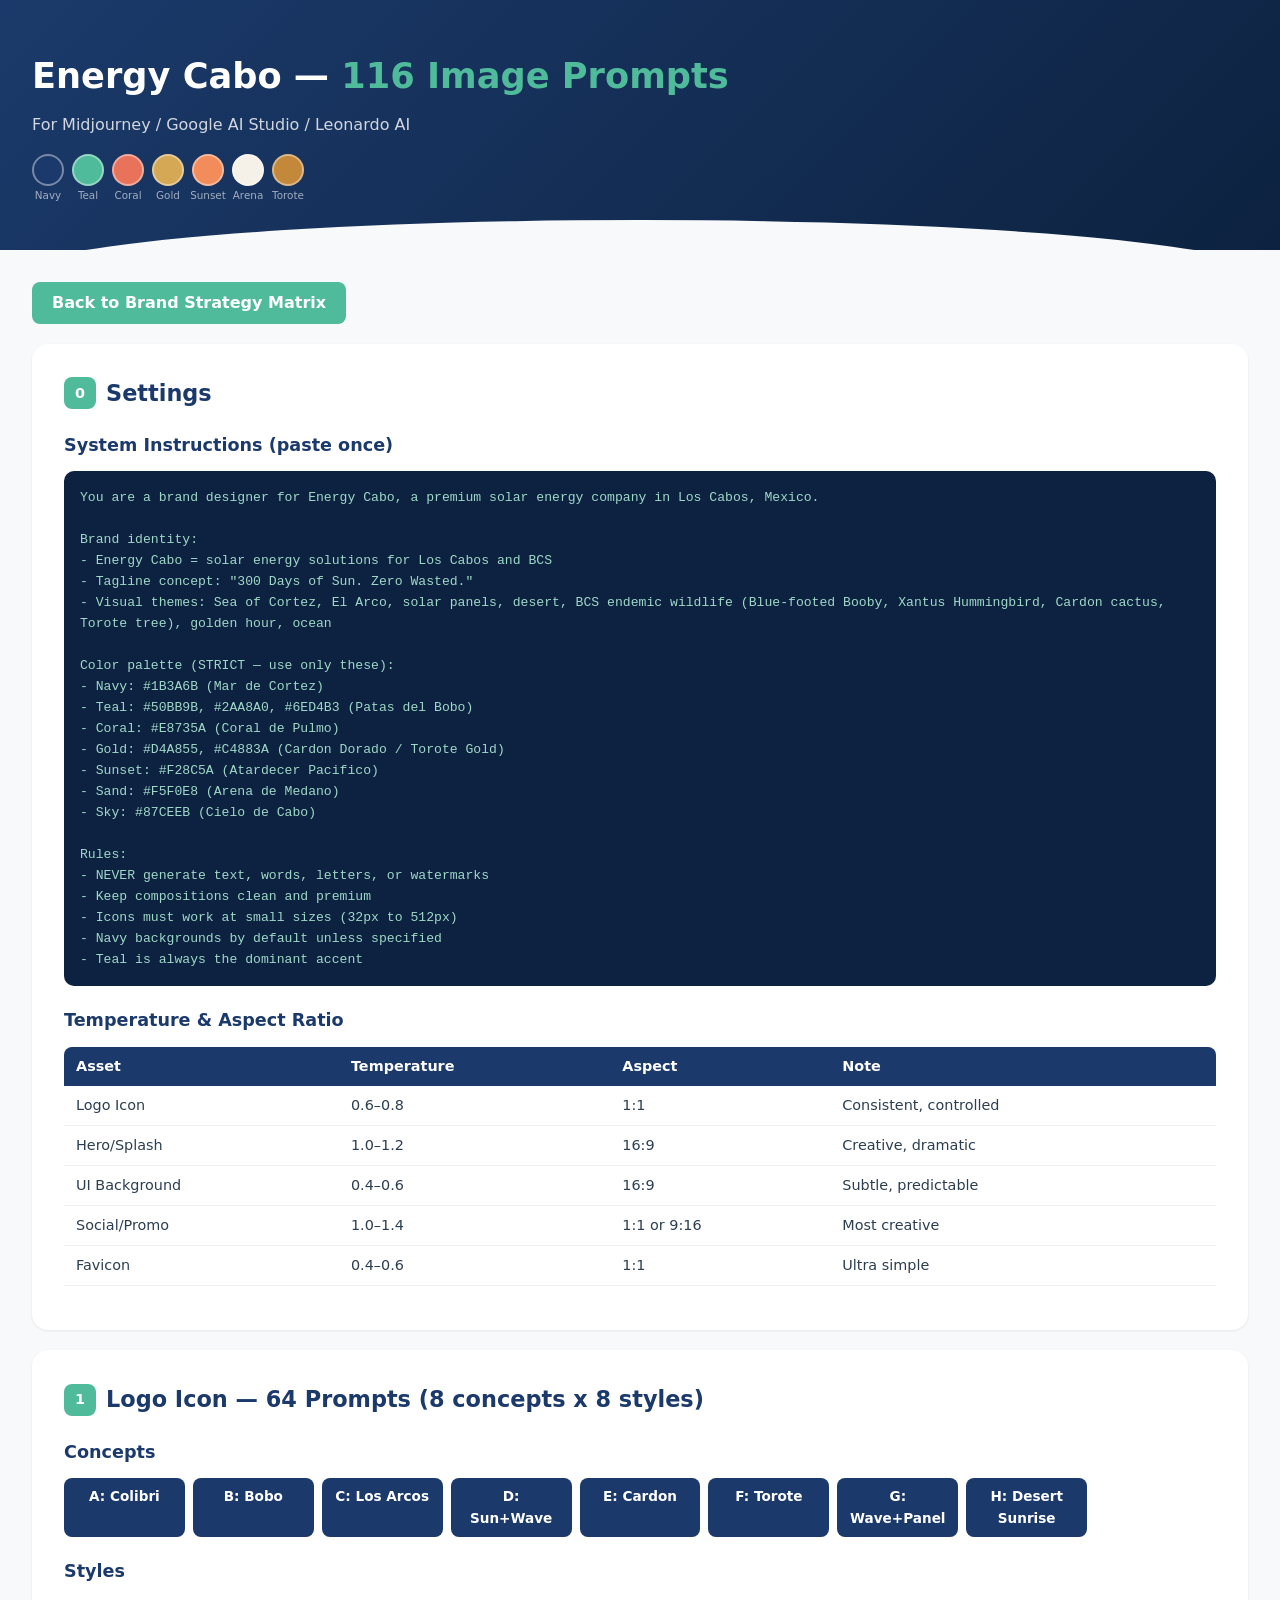
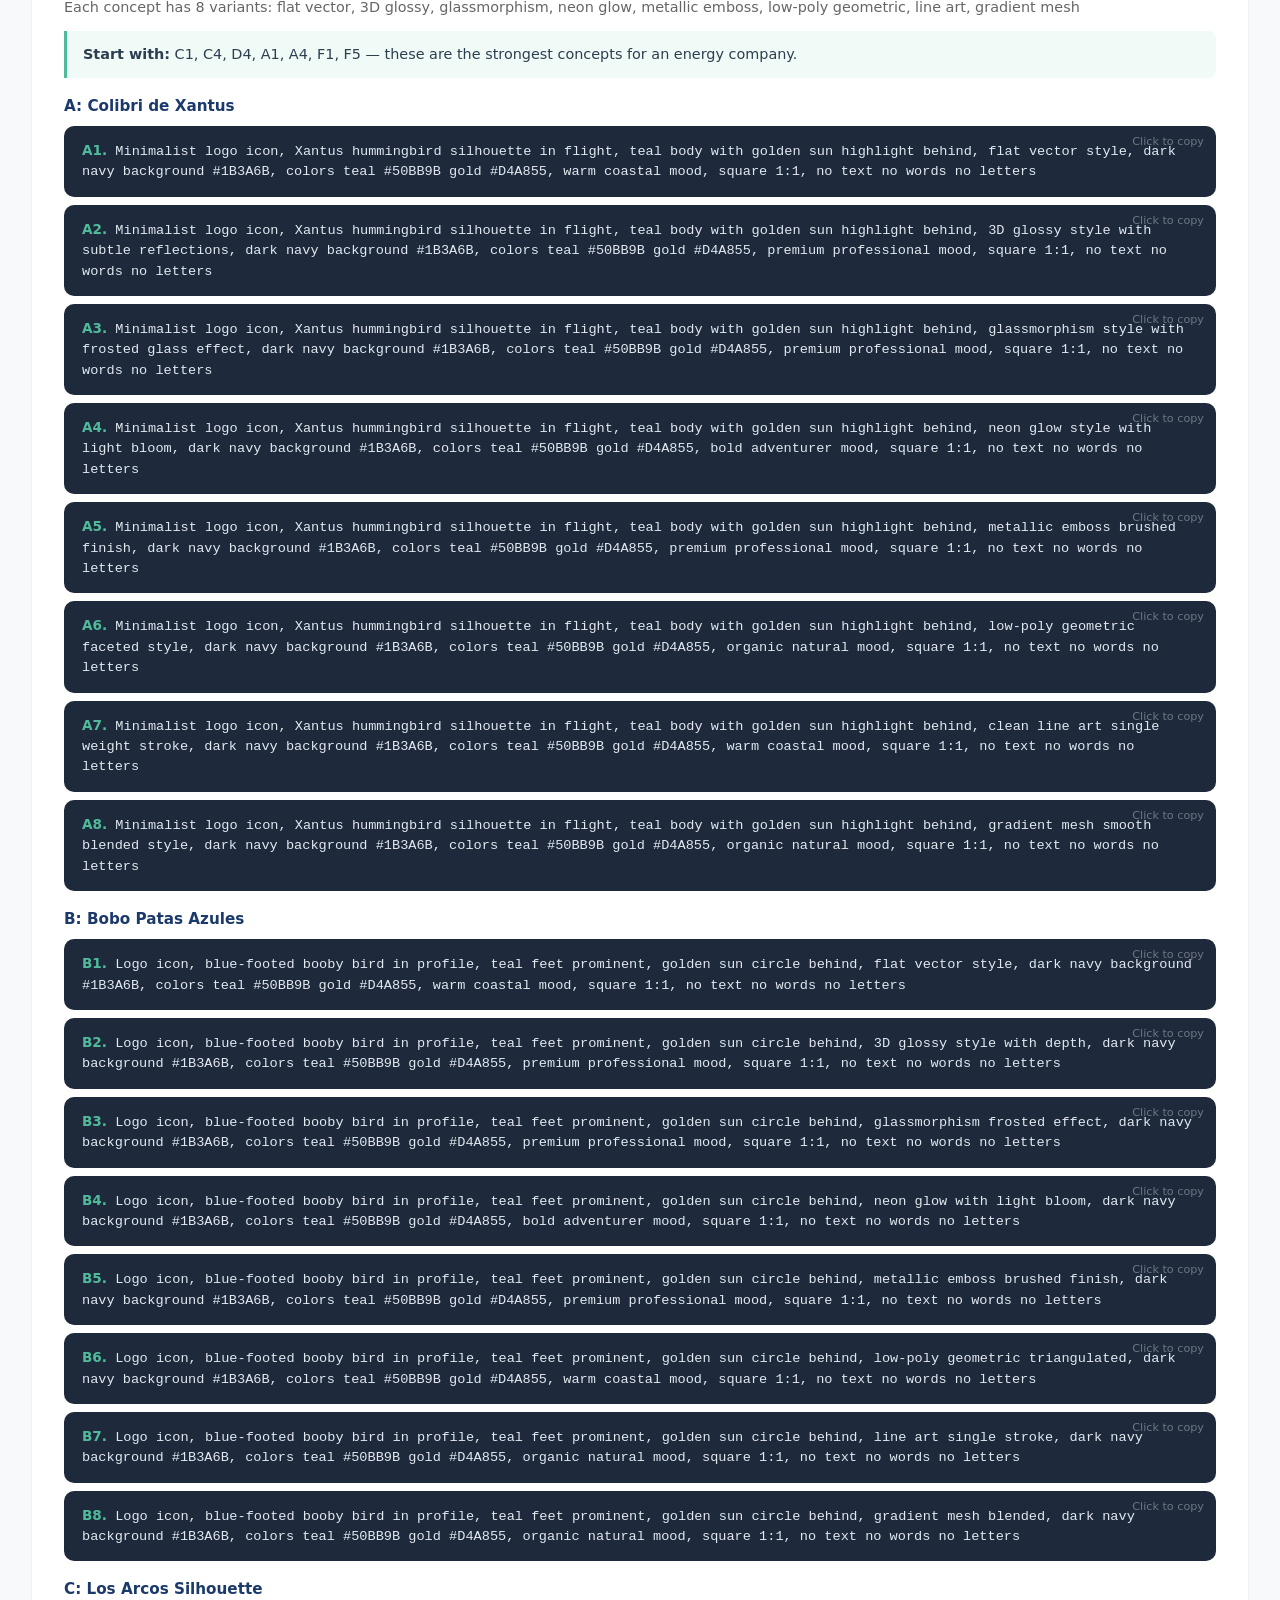
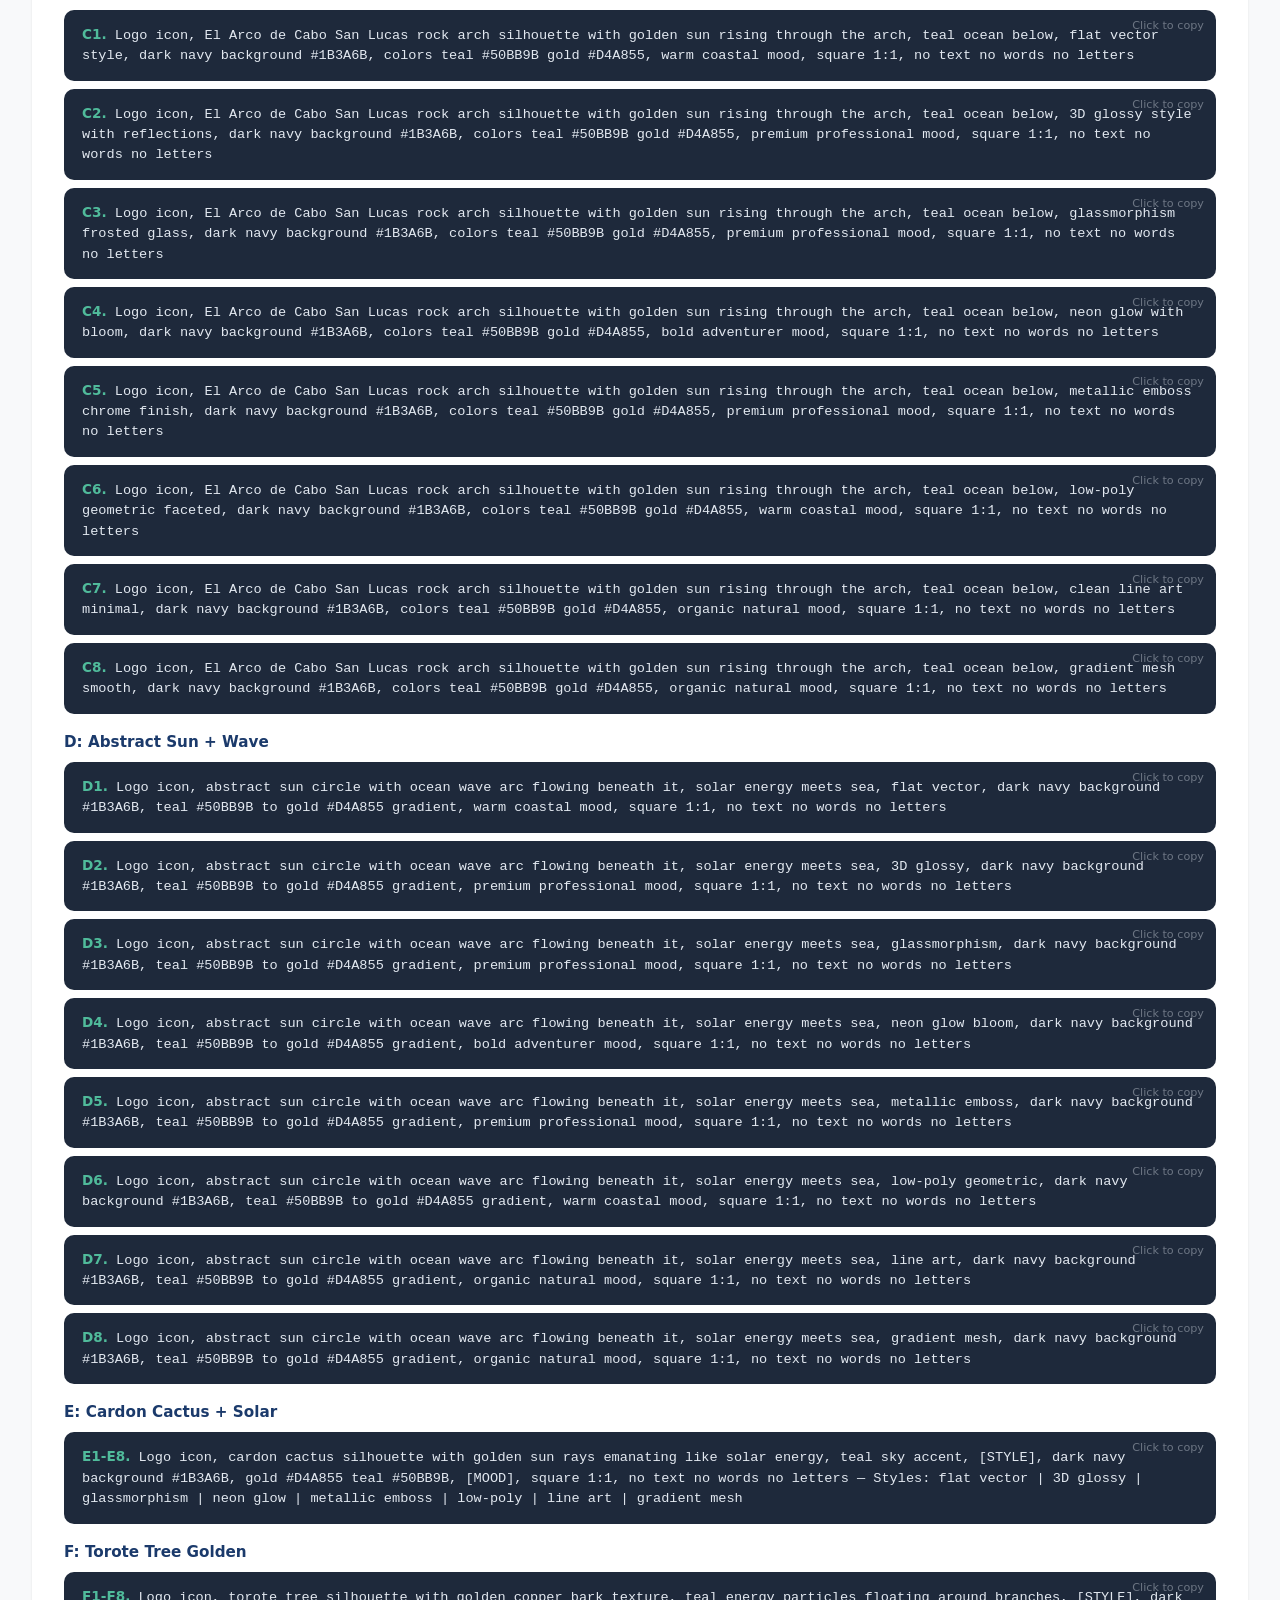
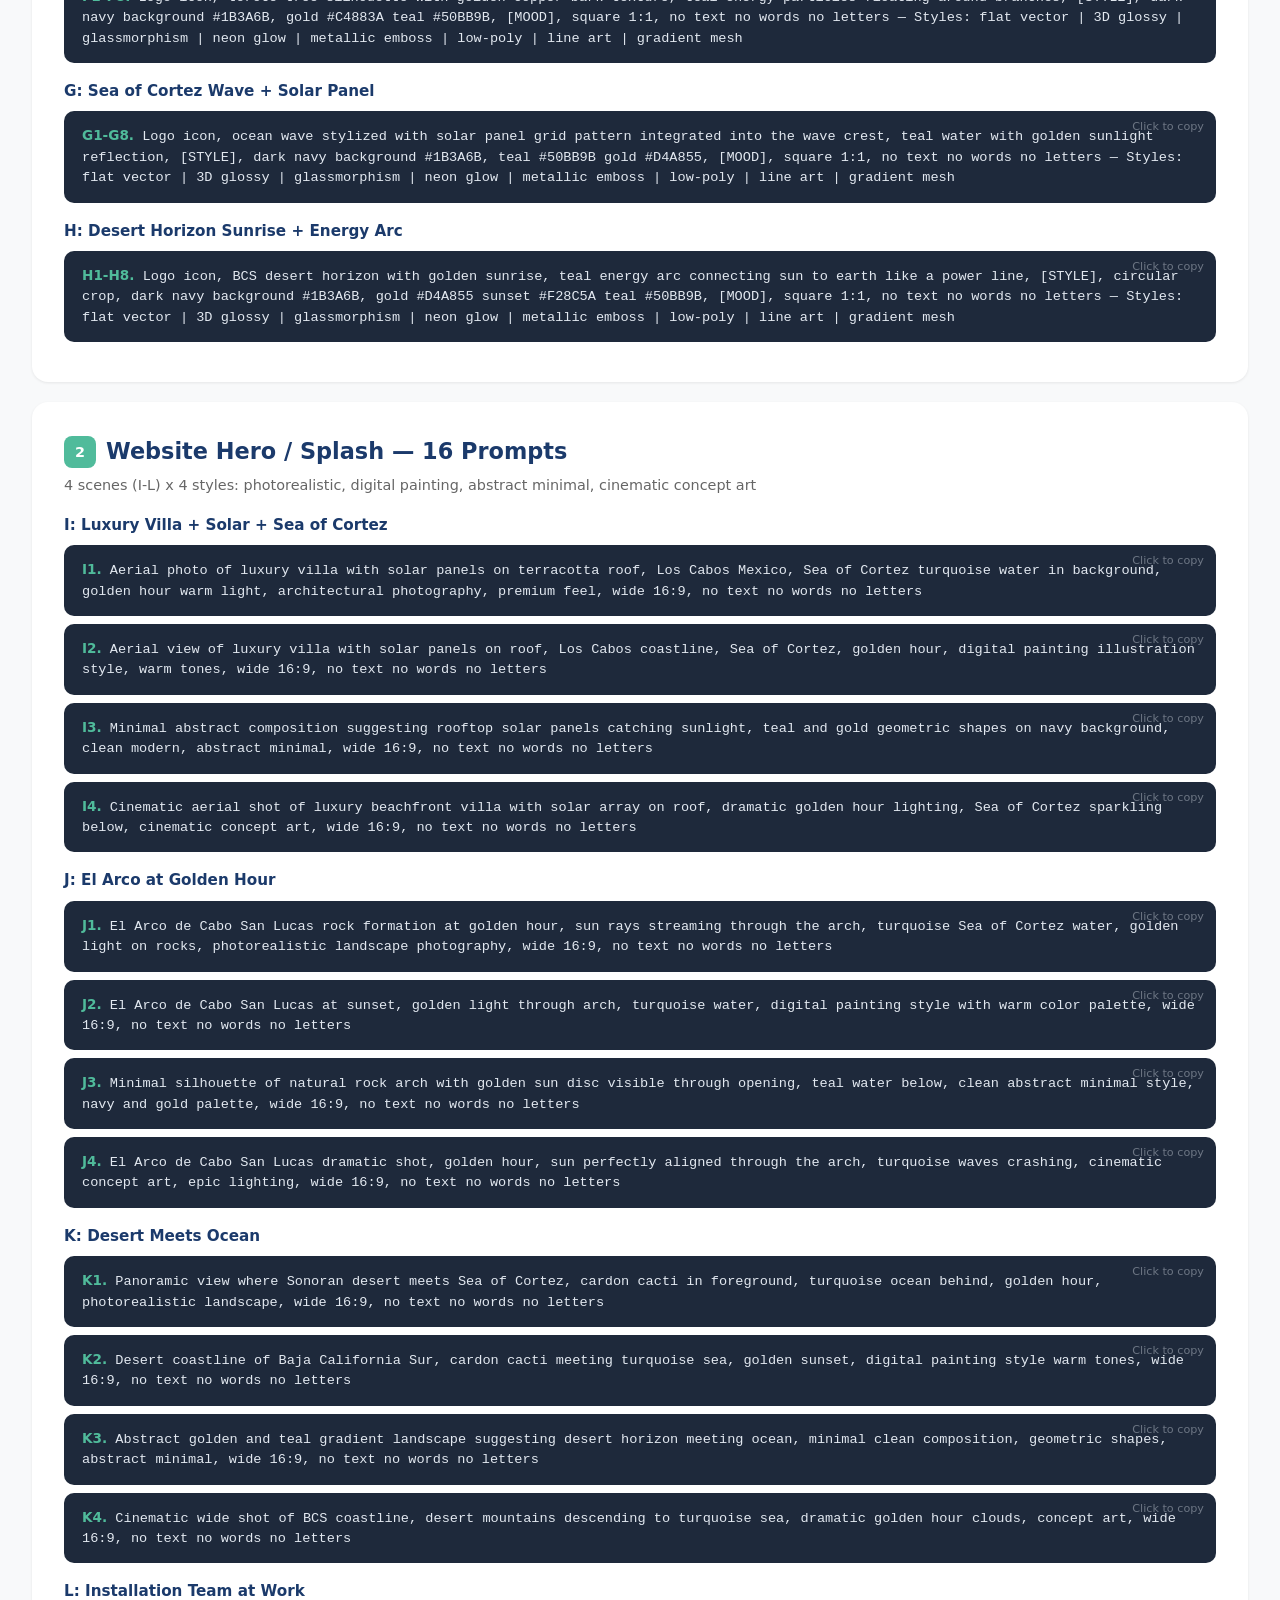
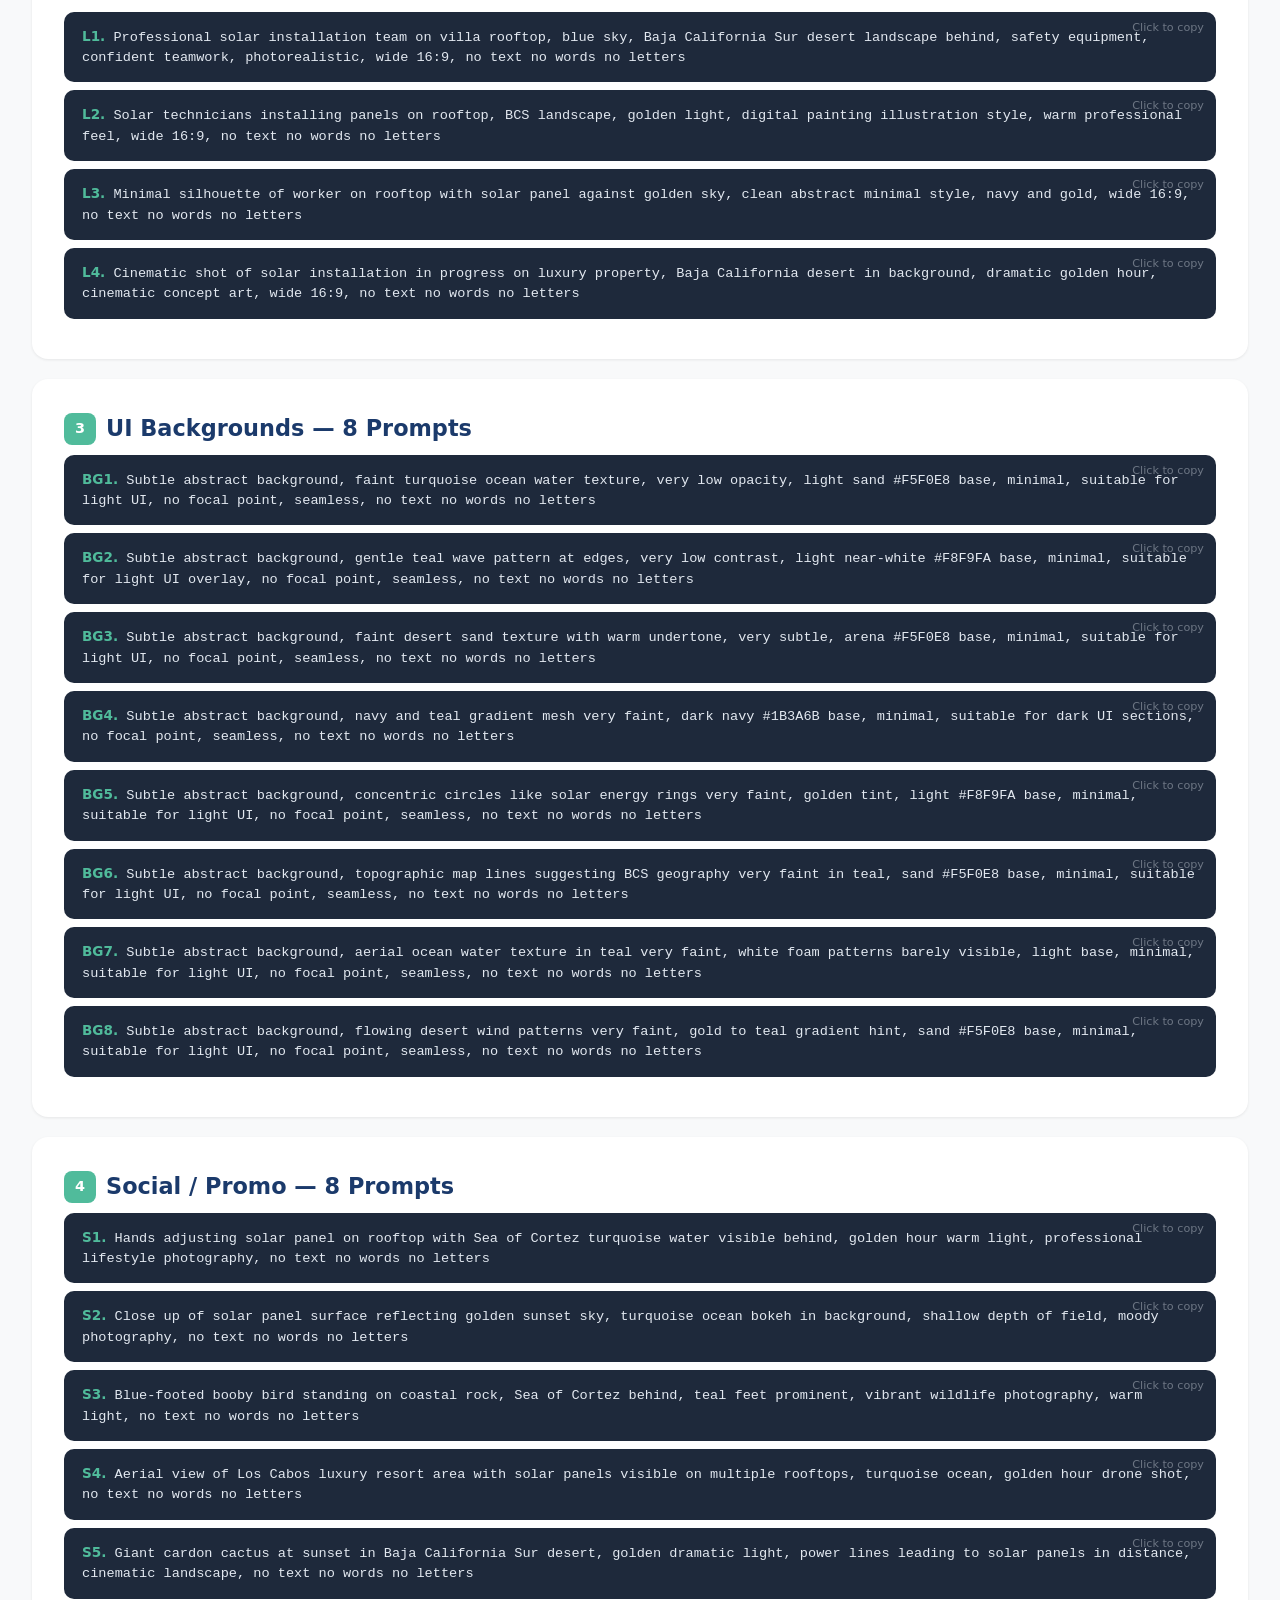
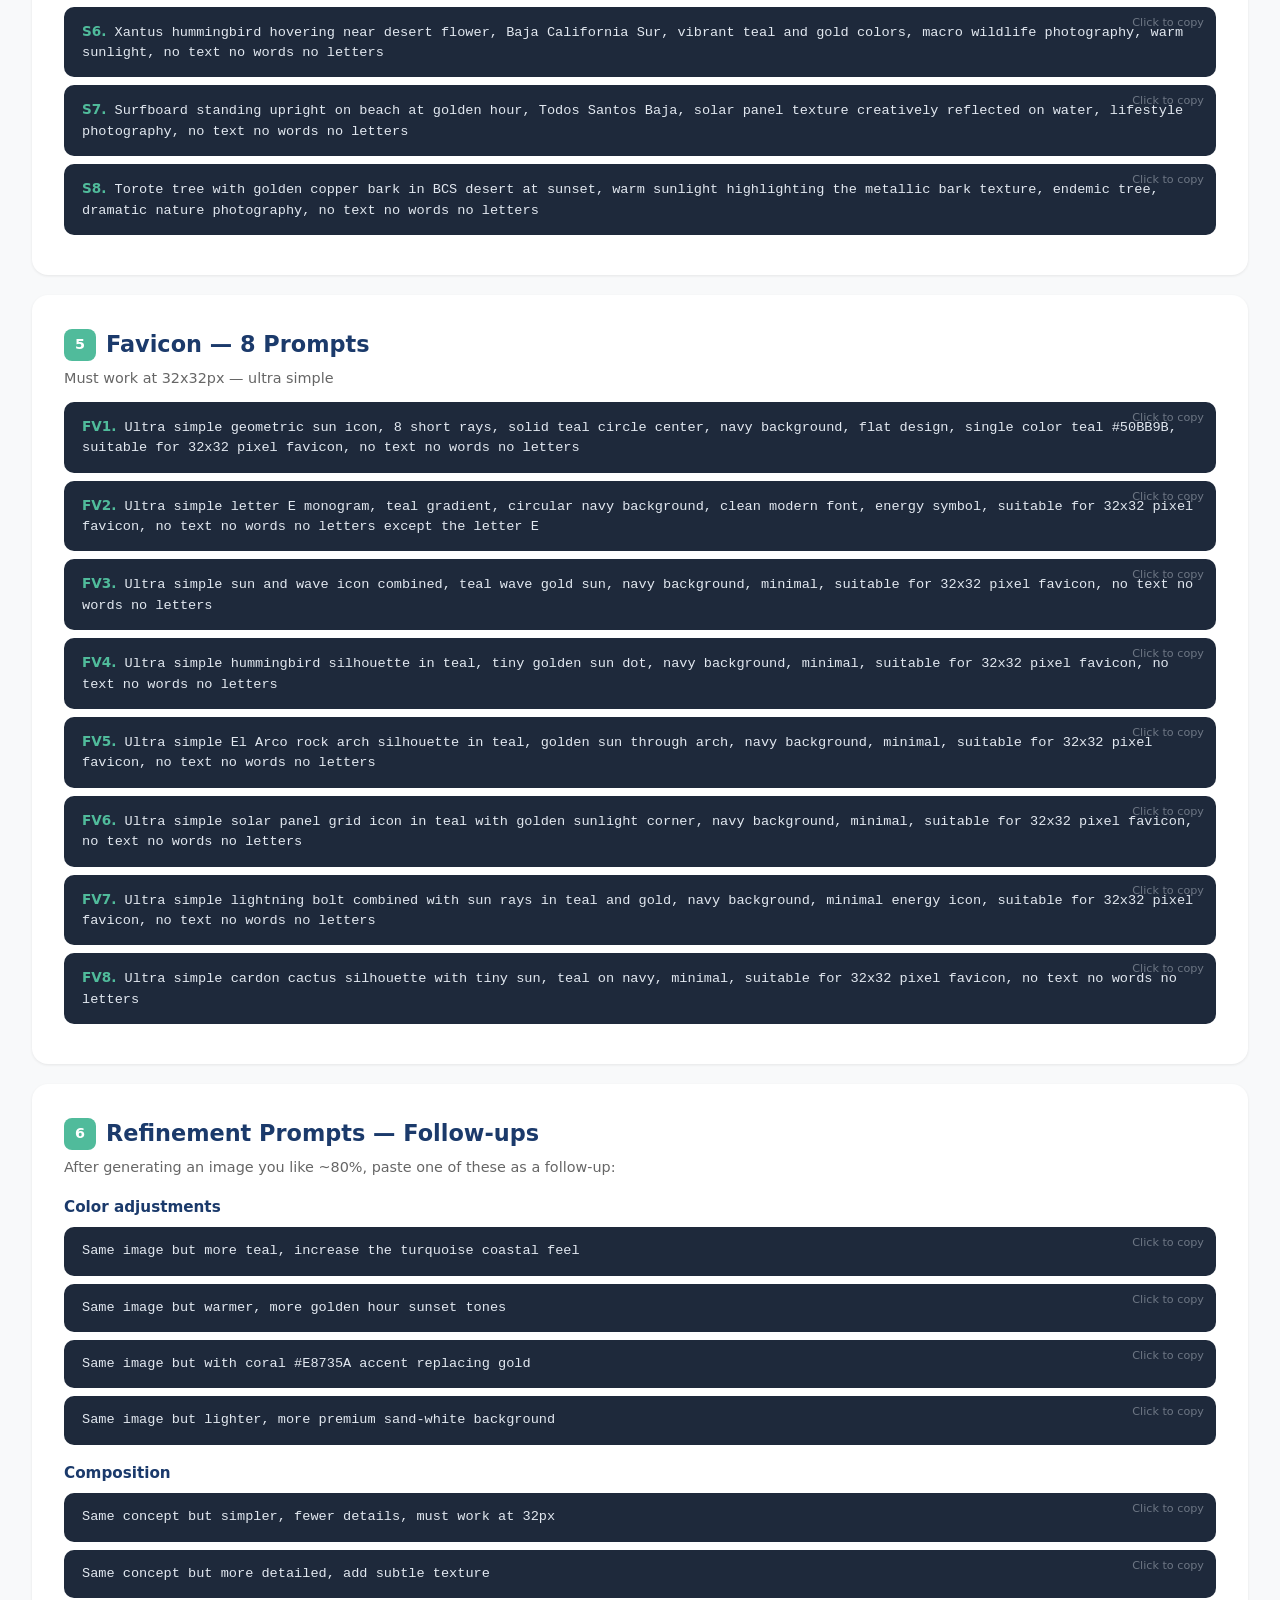
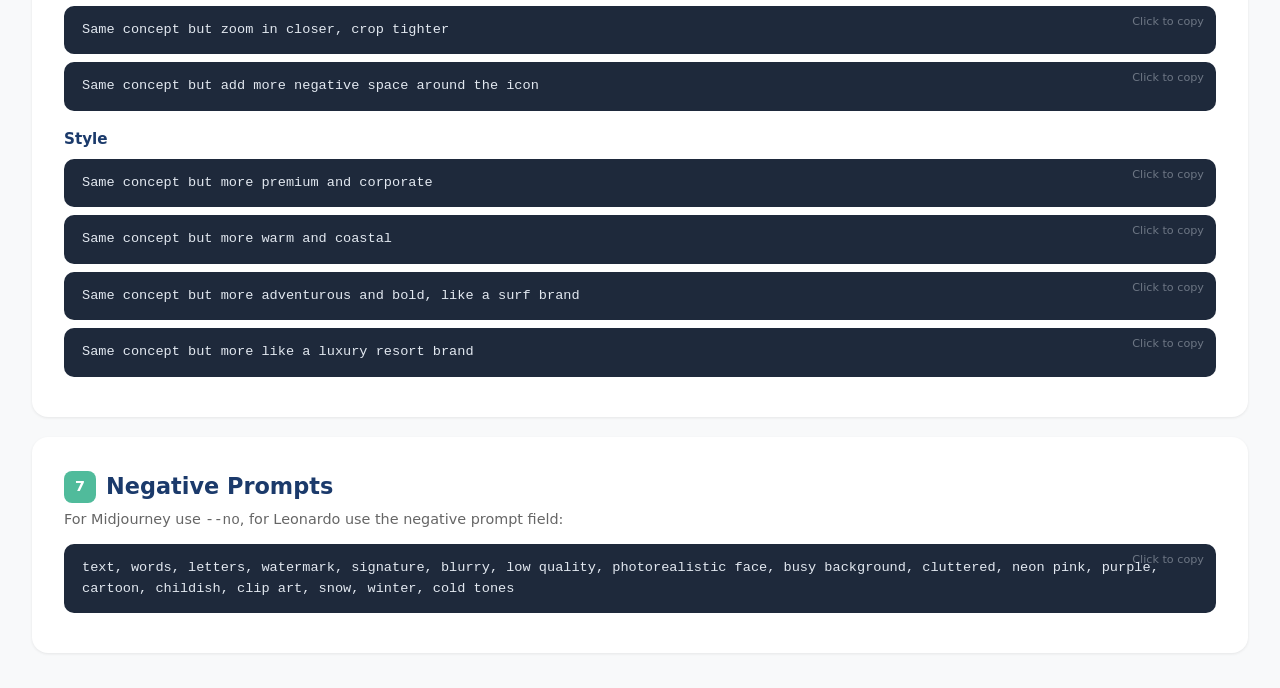
<file: assets/brand/docs/PROMPTS.html>
<!DOCTYPE html>
<html lang="en">
<head>
<meta charset="UTF-8">
<meta name="viewport" content="width=device-width, initial-scale=1.0">
<title>Energy Cabo — Image Generation Prompts (116)</title>
<style>
  :root { --navy: #1B3A6B; --teal: #50BB9B; --coral: #E8735A; --gold: #D4A855; --sunset: #F28C5A; --arena: #F5F0E8; --sky: #87CEEB; --torote: #C4883A; }
  * { margin: 0; padding: 0; box-sizing: border-box; }
  body { font-family: 'Segoe UI', system-ui, sans-serif; color: #2C3E50; background: #F8F9FA; line-height: 1.6; }
  .container { max-width: 1400px; margin: 0 auto; padding: 0 32px; }
  header { background: linear-gradient(135deg, var(--navy), #0d2240); color: white; padding: 48px 0 64px; position: relative; overflow: hidden; }
  header::after { content: ''; position: absolute; bottom: -30px; left: 0; right: 0; height: 60px; background: #F8F9FA; border-radius: 50% 50% 0 0 / 100% 100% 0 0; }
  header h1 { font-size: 2.2rem; font-weight: 800; }
  header h1 span { color: var(--teal); }
  header .subtitle { opacity: 0.8; margin-top: 8px; }
  .palette { display: flex; gap: 8px; margin-top: 16px; }
  .palette-dot { width: 32px; height: 32px; border-radius: 50%; border: 2px solid rgba(255,255,255,0.4); position: relative; cursor: help; }
  .palette-dot::after { content: attr(data-label); position: absolute; bottom: -20px; left: 50%; transform: translateX(-50%); font-size: 0.65rem; white-space: nowrap; opacity: 0.6; }

  section { background: white; border-radius: 16px; padding: 32px; margin: 20px 0; box-shadow: 0 1px 3px rgba(0,0,0,0.08); }
  section h2 { font-size: 1.4rem; font-weight: 800; color: var(--navy); margin-bottom: 4px; display: flex; align-items: center; gap: 10px; }
  section h2 .num { background: var(--teal); color: white; width: 32px; height: 32px; border-radius: 8px; display: flex; align-items: center; justify-content: center; font-size: 0.9rem; flex-shrink: 0; }
  h3 { font-size: 1.1rem; font-weight: 700; color: var(--navy); margin: 20px 0 10px; }
  h4 { font-size: 0.95rem; font-weight: 600; color: var(--navy); margin: 16px 0 8px; }

  .prompt-card { background: #1e293b; color: #e2e8f0; padding: 14px 18px; border-radius: 10px; margin: 8px 0; font-size: 0.85rem; line-height: 1.5; position: relative; cursor: pointer; transition: all 0.2s; font-family: 'Consolas', 'Monaco', monospace; }
  .prompt-card:hover { transform: translateY(-1px); box-shadow: 0 4px 12px rgba(0,0,0,0.2); }
  .prompt-card::after { content: 'Click to copy'; position: absolute; top: 8px; right: 12px; font-size: 0.7rem; opacity: 0.4; font-family: system-ui; }
  .prompt-card.copied::after { content: 'Copied!'; color: var(--teal); opacity: 1; }
  .prompt-id { color: var(--teal); font-weight: 700; font-family: system-ui; }

  table { width: 100%; border-collapse: collapse; margin: 12px 0; font-size: 0.9rem; }
  th { background: var(--navy); color: white; padding: 8px 12px; text-align: left; font-weight: 600; }
  th:first-child { border-radius: 8px 0 0 0; } th:last-child { border-radius: 0 8px 0 0; }
  td { padding: 8px 12px; border-bottom: 1px solid #eee; }

  .settings-box { background: var(--arena); border: 1px solid #e5ddd0; border-radius: 10px; padding: 16px; margin: 12px 0; font-size: 0.9rem; }
  .system-prompt { background: #0d2240; color: #a0d8c8; padding: 16px; border-radius: 10px; font-size: 0.82rem; line-height: 1.6; font-family: monospace; white-space: pre-wrap; margin: 12px 0; }

  .concept-grid { display: grid; grid-template-columns: repeat(auto-fill, minmax(120px, 1fr)); gap: 8px; margin: 12px 0; }
  .concept-tag { background: var(--navy); color: white; padding: 8px 12px; border-radius: 8px; text-align: center; font-size: 0.85rem; font-weight: 600; }

  .tip { background: #f0faf6; border-left: 3px solid var(--teal); padding: 12px 16px; border-radius: 0 8px 8px 0; margin: 12px 0; font-size: 0.9rem; }
  footer { text-align: center; padding: 30px 0 50px; color: #999; font-size: 0.85rem; }
  .back-link { display: inline-block; background: var(--teal); color: white; padding: 8px 20px; border-radius: 8px; text-decoration: none; font-weight: 600; margin-top: 12px; }
  .back-link:hover { opacity: 0.9; }
</style>
</head>
<body>

<header>
  <div class="container">
    <h1>Energy Cabo — <span>116 Image Prompts</span></h1>
    <p class="subtitle">For Midjourney / Google AI Studio / Leonardo AI</p>
    <div class="palette">
      <div class="palette-dot" style="background: var(--navy)" data-label="Navy"></div>
      <div class="palette-dot" style="background: var(--teal)" data-label="Teal"></div>
      <div class="palette-dot" style="background: var(--coral)" data-label="Coral"></div>
      <div class="palette-dot" style="background: var(--gold)" data-label="Gold"></div>
      <div class="palette-dot" style="background: var(--sunset)" data-label="Sunset"></div>
      <div class="palette-dot" style="background: var(--arena)" data-label="Arena"></div>
      <div class="palette-dot" style="background: var(--torote)" data-label="Torote"></div>
    </div>
  </div>
</header>

<div class="container">

<p style="margin: 20px 0;"><a href="../BRAND_STRATEGY_MATRIX.html" class="back-link">Back to Brand Strategy Matrix</a></p>

<!-- SECTION 0: SETTINGS -->
<section>
  <h2><span class="num">0</span> Settings</h2>

  <h3>System Instructions (paste once)</h3>
  <div class="system-prompt">You are a brand designer for Energy Cabo, a premium solar energy company in Los Cabos, Mexico.

Brand identity:
- Energy Cabo = solar energy solutions for Los Cabos and BCS
- Tagline concept: "300 Days of Sun. Zero Wasted."
- Visual themes: Sea of Cortez, El Arco, solar panels, desert, BCS endemic wildlife (Blue-footed Booby, Xantus Hummingbird, Cardon cactus, Torote tree), golden hour, ocean

Color palette (STRICT — use only these):
- Navy: #1B3A6B (Mar de Cortez)
- Teal: #50BB9B, #2AA8A0, #6ED4B3 (Patas del Bobo)
- Coral: #E8735A (Coral de Pulmo)
- Gold: #D4A855, #C4883A (Cardon Dorado / Torote Gold)
- Sunset: #F28C5A (Atardecer Pacifico)
- Sand: #F5F0E8 (Arena de Medano)
- Sky: #87CEEB (Cielo de Cabo)

Rules:
- NEVER generate text, words, letters, or watermarks
- Keep compositions clean and premium
- Icons must work at small sizes (32px to 512px)
- Navy backgrounds by default unless specified
- Teal is always the dominant accent</div>

  <h3>Temperature & Aspect Ratio</h3>
  <table>
    <tr><th>Asset</th><th>Temperature</th><th>Aspect</th><th>Note</th></tr>
    <tr><td>Logo Icon</td><td>0.6–0.8</td><td>1:1</td><td>Consistent, controlled</td></tr>
    <tr><td>Hero/Splash</td><td>1.0–1.2</td><td>16:9</td><td>Creative, dramatic</td></tr>
    <tr><td>UI Background</td><td>0.4–0.6</td><td>16:9</td><td>Subtle, predictable</td></tr>
    <tr><td>Social/Promo</td><td>1.0–1.4</td><td>1:1 or 9:16</td><td>Most creative</td></tr>
    <tr><td>Favicon</td><td>0.4–0.6</td><td>1:1</td><td>Ultra simple</td></tr>
  </table>
</section>

<!-- SECTION 1: LOGO ICONS -->
<section>
  <h2><span class="num">1</span> Logo Icon — 64 Prompts (8 concepts x 8 styles)</h2>

  <h3>Concepts</h3>
  <div class="concept-grid">
    <div class="concept-tag">A: Colibri</div>
    <div class="concept-tag">B: Bobo</div>
    <div class="concept-tag">C: Los Arcos</div>
    <div class="concept-tag">D: Sun+Wave</div>
    <div class="concept-tag">E: Cardon</div>
    <div class="concept-tag">F: Torote</div>
    <div class="concept-tag">G: Wave+Panel</div>
    <div class="concept-tag">H: Desert Sunrise</div>
  </div>

  <h3>Styles</h3>
  <p style="font-size:0.9rem; color:#666;">Each concept has 8 variants: flat vector, 3D glossy, glassmorphism, neon glow, metallic emboss, low-poly geometric, line art, gradient mesh</p>

  <div class="tip"><strong>Start with:</strong> C1, C4, D4, A1, A4, F1, F5 — these are the strongest concepts for an energy company.</div>

  <!-- A: Colibri -->
  <h4>A: Colibri de Xantus</h4>
  <div class="prompt-card"><span class="prompt-id">A1.</span> Minimalist logo icon, Xantus hummingbird silhouette in flight, teal body with golden sun highlight behind, flat vector style, dark navy background #1B3A6B, colors teal #50BB9B gold #D4A855, warm coastal mood, square 1:1, no text no words no letters</div>
  <div class="prompt-card"><span class="prompt-id">A2.</span> Minimalist logo icon, Xantus hummingbird silhouette in flight, teal body with golden sun highlight behind, 3D glossy style with subtle reflections, dark navy background #1B3A6B, colors teal #50BB9B gold #D4A855, premium professional mood, square 1:1, no text no words no letters</div>
  <div class="prompt-card"><span class="prompt-id">A3.</span> Minimalist logo icon, Xantus hummingbird silhouette in flight, teal body with golden sun highlight behind, glassmorphism style with frosted glass effect, dark navy background #1B3A6B, colors teal #50BB9B gold #D4A855, premium professional mood, square 1:1, no text no words no letters</div>
  <div class="prompt-card"><span class="prompt-id">A4.</span> Minimalist logo icon, Xantus hummingbird silhouette in flight, teal body with golden sun highlight behind, neon glow style with light bloom, dark navy background #1B3A6B, colors teal #50BB9B gold #D4A855, bold adventurer mood, square 1:1, no text no words no letters</div>
  <div class="prompt-card"><span class="prompt-id">A5.</span> Minimalist logo icon, Xantus hummingbird silhouette in flight, teal body with golden sun highlight behind, metallic emboss brushed finish, dark navy background #1B3A6B, colors teal #50BB9B gold #D4A855, premium professional mood, square 1:1, no text no words no letters</div>
  <div class="prompt-card"><span class="prompt-id">A6.</span> Minimalist logo icon, Xantus hummingbird silhouette in flight, teal body with golden sun highlight behind, low-poly geometric faceted style, dark navy background #1B3A6B, colors teal #50BB9B gold #D4A855, organic natural mood, square 1:1, no text no words no letters</div>
  <div class="prompt-card"><span class="prompt-id">A7.</span> Minimalist logo icon, Xantus hummingbird silhouette in flight, teal body with golden sun highlight behind, clean line art single weight stroke, dark navy background #1B3A6B, colors teal #50BB9B gold #D4A855, warm coastal mood, square 1:1, no text no words no letters</div>
  <div class="prompt-card"><span class="prompt-id">A8.</span> Minimalist logo icon, Xantus hummingbird silhouette in flight, teal body with golden sun highlight behind, gradient mesh smooth blended style, dark navy background #1B3A6B, colors teal #50BB9B gold #D4A855, organic natural mood, square 1:1, no text no words no letters</div>

  <!-- B: Bobo -->
  <h4>B: Bobo Patas Azules</h4>
  <div class="prompt-card"><span class="prompt-id">B1.</span> Logo icon, blue-footed booby bird in profile, teal feet prominent, golden sun circle behind, flat vector style, dark navy background #1B3A6B, colors teal #50BB9B gold #D4A855, warm coastal mood, square 1:1, no text no words no letters</div>
  <div class="prompt-card"><span class="prompt-id">B2.</span> Logo icon, blue-footed booby bird in profile, teal feet prominent, golden sun circle behind, 3D glossy style with depth, dark navy background #1B3A6B, colors teal #50BB9B gold #D4A855, premium professional mood, square 1:1, no text no words no letters</div>
  <div class="prompt-card"><span class="prompt-id">B3.</span> Logo icon, blue-footed booby bird in profile, teal feet prominent, golden sun circle behind, glassmorphism frosted effect, dark navy background #1B3A6B, colors teal #50BB9B gold #D4A855, premium professional mood, square 1:1, no text no words no letters</div>
  <div class="prompt-card"><span class="prompt-id">B4.</span> Logo icon, blue-footed booby bird in profile, teal feet prominent, golden sun circle behind, neon glow with light bloom, dark navy background #1B3A6B, colors teal #50BB9B gold #D4A855, bold adventurer mood, square 1:1, no text no words no letters</div>
  <div class="prompt-card"><span class="prompt-id">B5.</span> Logo icon, blue-footed booby bird in profile, teal feet prominent, golden sun circle behind, metallic emboss brushed finish, dark navy background #1B3A6B, colors teal #50BB9B gold #D4A855, premium professional mood, square 1:1, no text no words no letters</div>
  <div class="prompt-card"><span class="prompt-id">B6.</span> Logo icon, blue-footed booby bird in profile, teal feet prominent, golden sun circle behind, low-poly geometric triangulated, dark navy background #1B3A6B, colors teal #50BB9B gold #D4A855, warm coastal mood, square 1:1, no text no words no letters</div>
  <div class="prompt-card"><span class="prompt-id">B7.</span> Logo icon, blue-footed booby bird in profile, teal feet prominent, golden sun circle behind, line art single stroke, dark navy background #1B3A6B, colors teal #50BB9B gold #D4A855, organic natural mood, square 1:1, no text no words no letters</div>
  <div class="prompt-card"><span class="prompt-id">B8.</span> Logo icon, blue-footed booby bird in profile, teal feet prominent, golden sun circle behind, gradient mesh blended, dark navy background #1B3A6B, colors teal #50BB9B gold #D4A855, organic natural mood, square 1:1, no text no words no letters</div>

  <!-- C: Los Arcos -->
  <h4>C: Los Arcos Silhouette</h4>
  <div class="prompt-card"><span class="prompt-id">C1.</span> Logo icon, El Arco de Cabo San Lucas rock arch silhouette with golden sun rising through the arch, teal ocean below, flat vector style, dark navy background #1B3A6B, colors teal #50BB9B gold #D4A855, warm coastal mood, square 1:1, no text no words no letters</div>
  <div class="prompt-card"><span class="prompt-id">C2.</span> Logo icon, El Arco de Cabo San Lucas rock arch silhouette with golden sun rising through the arch, teal ocean below, 3D glossy style with reflections, dark navy background #1B3A6B, colors teal #50BB9B gold #D4A855, premium professional mood, square 1:1, no text no words no letters</div>
  <div class="prompt-card"><span class="prompt-id">C3.</span> Logo icon, El Arco de Cabo San Lucas rock arch silhouette with golden sun rising through the arch, teal ocean below, glassmorphism frosted glass, dark navy background #1B3A6B, colors teal #50BB9B gold #D4A855, premium professional mood, square 1:1, no text no words no letters</div>
  <div class="prompt-card"><span class="prompt-id">C4.</span> Logo icon, El Arco de Cabo San Lucas rock arch silhouette with golden sun rising through the arch, teal ocean below, neon glow with bloom, dark navy background #1B3A6B, colors teal #50BB9B gold #D4A855, bold adventurer mood, square 1:1, no text no words no letters</div>
  <div class="prompt-card"><span class="prompt-id">C5.</span> Logo icon, El Arco de Cabo San Lucas rock arch silhouette with golden sun rising through the arch, teal ocean below, metallic emboss chrome finish, dark navy background #1B3A6B, colors teal #50BB9B gold #D4A855, premium professional mood, square 1:1, no text no words no letters</div>
  <div class="prompt-card"><span class="prompt-id">C6.</span> Logo icon, El Arco de Cabo San Lucas rock arch silhouette with golden sun rising through the arch, teal ocean below, low-poly geometric faceted, dark navy background #1B3A6B, colors teal #50BB9B gold #D4A855, warm coastal mood, square 1:1, no text no words no letters</div>
  <div class="prompt-card"><span class="prompt-id">C7.</span> Logo icon, El Arco de Cabo San Lucas rock arch silhouette with golden sun rising through the arch, teal ocean below, clean line art minimal, dark navy background #1B3A6B, colors teal #50BB9B gold #D4A855, organic natural mood, square 1:1, no text no words no letters</div>
  <div class="prompt-card"><span class="prompt-id">C8.</span> Logo icon, El Arco de Cabo San Lucas rock arch silhouette with golden sun rising through the arch, teal ocean below, gradient mesh smooth, dark navy background #1B3A6B, colors teal #50BB9B gold #D4A855, organic natural mood, square 1:1, no text no words no letters</div>

  <!-- D: Sun+Wave -->
  <h4>D: Abstract Sun + Wave</h4>
  <div class="prompt-card"><span class="prompt-id">D1.</span> Logo icon, abstract sun circle with ocean wave arc flowing beneath it, solar energy meets sea, flat vector, dark navy background #1B3A6B, teal #50BB9B to gold #D4A855 gradient, warm coastal mood, square 1:1, no text no words no letters</div>
  <div class="prompt-card"><span class="prompt-id">D2.</span> Logo icon, abstract sun circle with ocean wave arc flowing beneath it, solar energy meets sea, 3D glossy, dark navy background #1B3A6B, teal #50BB9B to gold #D4A855 gradient, premium professional mood, square 1:1, no text no words no letters</div>
  <div class="prompt-card"><span class="prompt-id">D3.</span> Logo icon, abstract sun circle with ocean wave arc flowing beneath it, solar energy meets sea, glassmorphism, dark navy background #1B3A6B, teal #50BB9B to gold #D4A855 gradient, premium professional mood, square 1:1, no text no words no letters</div>
  <div class="prompt-card"><span class="prompt-id">D4.</span> Logo icon, abstract sun circle with ocean wave arc flowing beneath it, solar energy meets sea, neon glow bloom, dark navy background #1B3A6B, teal #50BB9B to gold #D4A855 gradient, bold adventurer mood, square 1:1, no text no words no letters</div>
  <div class="prompt-card"><span class="prompt-id">D5.</span> Logo icon, abstract sun circle with ocean wave arc flowing beneath it, solar energy meets sea, metallic emboss, dark navy background #1B3A6B, teal #50BB9B to gold #D4A855 gradient, premium professional mood, square 1:1, no text no words no letters</div>
  <div class="prompt-card"><span class="prompt-id">D6.</span> Logo icon, abstract sun circle with ocean wave arc flowing beneath it, solar energy meets sea, low-poly geometric, dark navy background #1B3A6B, teal #50BB9B to gold #D4A855 gradient, warm coastal mood, square 1:1, no text no words no letters</div>
  <div class="prompt-card"><span class="prompt-id">D7.</span> Logo icon, abstract sun circle with ocean wave arc flowing beneath it, solar energy meets sea, line art, dark navy background #1B3A6B, teal #50BB9B to gold #D4A855 gradient, organic natural mood, square 1:1, no text no words no letters</div>
  <div class="prompt-card"><span class="prompt-id">D8.</span> Logo icon, abstract sun circle with ocean wave arc flowing beneath it, solar energy meets sea, gradient mesh, dark navy background #1B3A6B, teal #50BB9B to gold #D4A855 gradient, organic natural mood, square 1:1, no text no words no letters</div>

  <!-- E-H: abbreviated for space, full prompts in cards -->
  <h4>E: Cardon Cactus + Solar</h4>
  <div class="prompt-card"><span class="prompt-id">E1-E8.</span> Logo icon, cardon cactus silhouette with golden sun rays emanating like solar energy, teal sky accent, [STYLE], dark navy background #1B3A6B, gold #D4A855 teal #50BB9B, [MOOD], square 1:1, no text no words no letters — Styles: flat vector | 3D glossy | glassmorphism | neon glow | metallic emboss | low-poly | line art | gradient mesh</div>

  <h4>F: Torote Tree Golden</h4>
  <div class="prompt-card"><span class="prompt-id">F1-F8.</span> Logo icon, torote tree silhouette with golden copper bark texture, teal energy particles floating around branches, [STYLE], dark navy background #1B3A6B, gold #C4883A teal #50BB9B, [MOOD], square 1:1, no text no words no letters — Styles: flat vector | 3D glossy | glassmorphism | neon glow | metallic emboss | low-poly | line art | gradient mesh</div>

  <h4>G: Sea of Cortez Wave + Solar Panel</h4>
  <div class="prompt-card"><span class="prompt-id">G1-G8.</span> Logo icon, ocean wave stylized with solar panel grid pattern integrated into the wave crest, teal water with golden sunlight reflection, [STYLE], dark navy background #1B3A6B, teal #50BB9B gold #D4A855, [MOOD], square 1:1, no text no words no letters — Styles: flat vector | 3D glossy | glassmorphism | neon glow | metallic emboss | low-poly | line art | gradient mesh</div>

  <h4>H: Desert Horizon Sunrise + Energy Arc</h4>
  <div class="prompt-card"><span class="prompt-id">H1-H8.</span> Logo icon, BCS desert horizon with golden sunrise, teal energy arc connecting sun to earth like a power line, [STYLE], circular crop, dark navy background #1B3A6B, gold #D4A855 sunset #F28C5A teal #50BB9B, [MOOD], square 1:1, no text no words no letters — Styles: flat vector | 3D glossy | glassmorphism | neon glow | metallic emboss | low-poly | line art | gradient mesh</div>
</section>

<!-- SECTION 2: HEROES -->
<section>
  <h2><span class="num">2</span> Website Hero / Splash — 16 Prompts</h2>
  <p style="font-size:0.9rem; color:#666; margin-bottom:16px;">4 scenes (I-L) x 4 styles: photorealistic, digital painting, abstract minimal, cinematic concept art</p>

  <h4>I: Luxury Villa + Solar + Sea of Cortez</h4>
  <div class="prompt-card"><span class="prompt-id">I1.</span> Aerial photo of luxury villa with solar panels on terracotta roof, Los Cabos Mexico, Sea of Cortez turquoise water in background, golden hour warm light, architectural photography, premium feel, wide 16:9, no text no words no letters</div>
  <div class="prompt-card"><span class="prompt-id">I2.</span> Aerial view of luxury villa with solar panels on roof, Los Cabos coastline, Sea of Cortez, golden hour, digital painting illustration style, warm tones, wide 16:9, no text no words no letters</div>
  <div class="prompt-card"><span class="prompt-id">I3.</span> Minimal abstract composition suggesting rooftop solar panels catching sunlight, teal and gold geometric shapes on navy background, clean modern, abstract minimal, wide 16:9, no text no words no letters</div>
  <div class="prompt-card"><span class="prompt-id">I4.</span> Cinematic aerial shot of luxury beachfront villa with solar array on roof, dramatic golden hour lighting, Sea of Cortez sparkling below, cinematic concept art, wide 16:9, no text no words no letters</div>

  <h4>J: El Arco at Golden Hour</h4>
  <div class="prompt-card"><span class="prompt-id">J1.</span> El Arco de Cabo San Lucas rock formation at golden hour, sun rays streaming through the arch, turquoise Sea of Cortez water, golden light on rocks, photorealistic landscape photography, wide 16:9, no text no words no letters</div>
  <div class="prompt-card"><span class="prompt-id">J2.</span> El Arco de Cabo San Lucas at sunset, golden light through arch, turquoise water, digital painting style with warm color palette, wide 16:9, no text no words no letters</div>
  <div class="prompt-card"><span class="prompt-id">J3.</span> Minimal silhouette of natural rock arch with golden sun disc visible through opening, teal water below, clean abstract minimal style, navy and gold palette, wide 16:9, no text no words no letters</div>
  <div class="prompt-card"><span class="prompt-id">J4.</span> El Arco de Cabo San Lucas dramatic shot, golden hour, sun perfectly aligned through the arch, turquoise waves crashing, cinematic concept art, epic lighting, wide 16:9, no text no words no letters</div>

  <h4>K: Desert Meets Ocean</h4>
  <div class="prompt-card"><span class="prompt-id">K1.</span> Panoramic view where Sonoran desert meets Sea of Cortez, cardon cacti in foreground, turquoise ocean behind, golden hour, photorealistic landscape, wide 16:9, no text no words no letters</div>
  <div class="prompt-card"><span class="prompt-id">K2.</span> Desert coastline of Baja California Sur, cardon cacti meeting turquoise sea, golden sunset, digital painting style warm tones, wide 16:9, no text no words no letters</div>
  <div class="prompt-card"><span class="prompt-id">K3.</span> Abstract golden and teal gradient landscape suggesting desert horizon meeting ocean, minimal clean composition, geometric shapes, abstract minimal, wide 16:9, no text no words no letters</div>
  <div class="prompt-card"><span class="prompt-id">K4.</span> Cinematic wide shot of BCS coastline, desert mountains descending to turquoise sea, dramatic golden hour clouds, concept art, wide 16:9, no text no words no letters</div>

  <h4>L: Installation Team at Work</h4>
  <div class="prompt-card"><span class="prompt-id">L1.</span> Professional solar installation team on villa rooftop, blue sky, Baja California Sur desert landscape behind, safety equipment, confident teamwork, photorealistic, wide 16:9, no text no words no letters</div>
  <div class="prompt-card"><span class="prompt-id">L2.</span> Solar technicians installing panels on rooftop, BCS landscape, golden light, digital painting illustration style, warm professional feel, wide 16:9, no text no words no letters</div>
  <div class="prompt-card"><span class="prompt-id">L3.</span> Minimal silhouette of worker on rooftop with solar panel against golden sky, clean abstract minimal style, navy and gold, wide 16:9, no text no words no letters</div>
  <div class="prompt-card"><span class="prompt-id">L4.</span> Cinematic shot of solar installation in progress on luxury property, Baja California desert in background, dramatic golden hour, cinematic concept art, wide 16:9, no text no words no letters</div>
</section>

<!-- SECTION 3: UI BACKGROUNDS -->
<section>
  <h2><span class="num">3</span> UI Backgrounds — 8 Prompts</h2>
  <div class="prompt-card"><span class="prompt-id">BG1.</span> Subtle abstract background, faint turquoise ocean water texture, very low opacity, light sand #F5F0E8 base, minimal, suitable for light UI, no focal point, seamless, no text no words no letters</div>
  <div class="prompt-card"><span class="prompt-id">BG2.</span> Subtle abstract background, gentle teal wave pattern at edges, very low contrast, light near-white #F8F9FA base, minimal, suitable for light UI overlay, no focal point, seamless, no text no words no letters</div>
  <div class="prompt-card"><span class="prompt-id">BG3.</span> Subtle abstract background, faint desert sand texture with warm undertone, very subtle, arena #F5F0E8 base, minimal, suitable for light UI, no focal point, seamless, no text no words no letters</div>
  <div class="prompt-card"><span class="prompt-id">BG4.</span> Subtle abstract background, navy and teal gradient mesh very faint, dark navy #1B3A6B base, minimal, suitable for dark UI sections, no focal point, seamless, no text no words no letters</div>
  <div class="prompt-card"><span class="prompt-id">BG5.</span> Subtle abstract background, concentric circles like solar energy rings very faint, golden tint, light #F8F9FA base, minimal, suitable for light UI, no focal point, seamless, no text no words no letters</div>
  <div class="prompt-card"><span class="prompt-id">BG6.</span> Subtle abstract background, topographic map lines suggesting BCS geography very faint in teal, sand #F5F0E8 base, minimal, suitable for light UI, no focal point, seamless, no text no words no letters</div>
  <div class="prompt-card"><span class="prompt-id">BG7.</span> Subtle abstract background, aerial ocean water texture in teal very faint, white foam patterns barely visible, light base, minimal, suitable for light UI, no focal point, seamless, no text no words no letters</div>
  <div class="prompt-card"><span class="prompt-id">BG8.</span> Subtle abstract background, flowing desert wind patterns very faint, gold to teal gradient hint, sand #F5F0E8 base, minimal, suitable for light UI, no focal point, seamless, no text no words no letters</div>
</section>

<!-- SECTION 4: SOCIAL -->
<section>
  <h2><span class="num">4</span> Social / Promo — 8 Prompts</h2>
  <div class="prompt-card"><span class="prompt-id">S1.</span> Hands adjusting solar panel on rooftop with Sea of Cortez turquoise water visible behind, golden hour warm light, professional lifestyle photography, no text no words no letters</div>
  <div class="prompt-card"><span class="prompt-id">S2.</span> Close up of solar panel surface reflecting golden sunset sky, turquoise ocean bokeh in background, shallow depth of field, moody photography, no text no words no letters</div>
  <div class="prompt-card"><span class="prompt-id">S3.</span> Blue-footed booby bird standing on coastal rock, Sea of Cortez behind, teal feet prominent, vibrant wildlife photography, warm light, no text no words no letters</div>
  <div class="prompt-card"><span class="prompt-id">S4.</span> Aerial view of Los Cabos luxury resort area with solar panels visible on multiple rooftops, turquoise ocean, golden hour drone shot, no text no words no letters</div>
  <div class="prompt-card"><span class="prompt-id">S5.</span> Giant cardon cactus at sunset in Baja California Sur desert, golden dramatic light, power lines leading to solar panels in distance, cinematic landscape, no text no words no letters</div>
  <div class="prompt-card"><span class="prompt-id">S6.</span> Xantus hummingbird hovering near desert flower, Baja California Sur, vibrant teal and gold colors, macro wildlife photography, warm sunlight, no text no words no letters</div>
  <div class="prompt-card"><span class="prompt-id">S7.</span> Surfboard standing upright on beach at golden hour, Todos Santos Baja, solar panel texture creatively reflected on water, lifestyle photography, no text no words no letters</div>
  <div class="prompt-card"><span class="prompt-id">S8.</span> Torote tree with golden copper bark in BCS desert at sunset, warm sunlight highlighting the metallic bark texture, endemic tree, dramatic nature photography, no text no words no letters</div>
</section>

<!-- SECTION 5: FAVICON -->
<section>
  <h2><span class="num">5</span> Favicon — 8 Prompts</h2>
  <p style="font-size:0.9rem; color:#666; margin-bottom:12px;">Must work at 32x32px — ultra simple</p>
  <div class="prompt-card"><span class="prompt-id">FV1.</span> Ultra simple geometric sun icon, 8 short rays, solid teal circle center, navy background, flat design, single color teal #50BB9B, suitable for 32x32 pixel favicon, no text no words no letters</div>
  <div class="prompt-card"><span class="prompt-id">FV2.</span> Ultra simple letter E monogram, teal gradient, circular navy background, clean modern font, energy symbol, suitable for 32x32 pixel favicon, no text no words no letters except the letter E</div>
  <div class="prompt-card"><span class="prompt-id">FV3.</span> Ultra simple sun and wave icon combined, teal wave gold sun, navy background, minimal, suitable for 32x32 pixel favicon, no text no words no letters</div>
  <div class="prompt-card"><span class="prompt-id">FV4.</span> Ultra simple hummingbird silhouette in teal, tiny golden sun dot, navy background, minimal, suitable for 32x32 pixel favicon, no text no words no letters</div>
  <div class="prompt-card"><span class="prompt-id">FV5.</span> Ultra simple El Arco rock arch silhouette in teal, golden sun through arch, navy background, minimal, suitable for 32x32 pixel favicon, no text no words no letters</div>
  <div class="prompt-card"><span class="prompt-id">FV6.</span> Ultra simple solar panel grid icon in teal with golden sunlight corner, navy background, minimal, suitable for 32x32 pixel favicon, no text no words no letters</div>
  <div class="prompt-card"><span class="prompt-id">FV7.</span> Ultra simple lightning bolt combined with sun rays in teal and gold, navy background, minimal energy icon, suitable for 32x32 pixel favicon, no text no words no letters</div>
  <div class="prompt-card"><span class="prompt-id">FV8.</span> Ultra simple cardon cactus silhouette with tiny sun, teal on navy, minimal, suitable for 32x32 pixel favicon, no text no words no letters</div>
</section>

<!-- SECTION 6: REFINEMENTS -->
<section>
  <h2><span class="num">6</span> Refinement Prompts — Follow-ups</h2>
  <p style="font-size:0.9rem; color:#666; margin-bottom:16px;">After generating an image you like ~80%, paste one of these as a follow-up:</p>

  <h4>Color adjustments</h4>
  <div class="prompt-card">Same image but more teal, increase the turquoise coastal feel</div>
  <div class="prompt-card">Same image but warmer, more golden hour sunset tones</div>
  <div class="prompt-card">Same image but with coral #E8735A accent replacing gold</div>
  <div class="prompt-card">Same image but lighter, more premium sand-white background</div>

  <h4>Composition</h4>
  <div class="prompt-card">Same concept but simpler, fewer details, must work at 32px</div>
  <div class="prompt-card">Same concept but more detailed, add subtle texture</div>
  <div class="prompt-card">Same concept but zoom in closer, crop tighter</div>
  <div class="prompt-card">Same concept but add more negative space around the icon</div>

  <h4>Style</h4>
  <div class="prompt-card">Same concept but more premium and corporate</div>
  <div class="prompt-card">Same concept but more warm and coastal</div>
  <div class="prompt-card">Same concept but more adventurous and bold, like a surf brand</div>
  <div class="prompt-card">Same concept but more like a luxury resort brand</div>
</section>

<!-- SECTION 7: NEGATIVE -->
<section>
  <h2><span class="num">7</span> Negative Prompts</h2>
  <p style="font-size:0.9rem; color:#666; margin-bottom:12px;">For Midjourney use <code>--no</code>, for Leonardo use the negative prompt field:</p>
  <div class="prompt-card">text, words, letters, watermark, signature, blurry, low quality, photorealistic face, busy background, cluttered, neon pink, purple, cartoon, childish, clip art, snow, winter, cold tones</div>
</section>

</div>

<footer>
  <a href="../BRAND_STRATEGY_MATRIX.html" class="back-link">Back to Brand Strategy Matrix</a>
  <p style="margin-top: 16px;">Energy Cabo — 116 prompts, 1 brand, 300 days of sun.</p>
</footer>

<script>
document.querySelectorAll('.prompt-card').forEach(card => {
  card.addEventListener('click', () => {
    const text = card.textContent.replace('Click to copy', '').replace('Copied!', '').trim();
    navigator.clipboard.writeText(text).then(() => {
      card.classList.add('copied');
      setTimeout(() => card.classList.remove('copied'), 2000);
    });
  });
});
</script>

</body>
</html>
</file>
